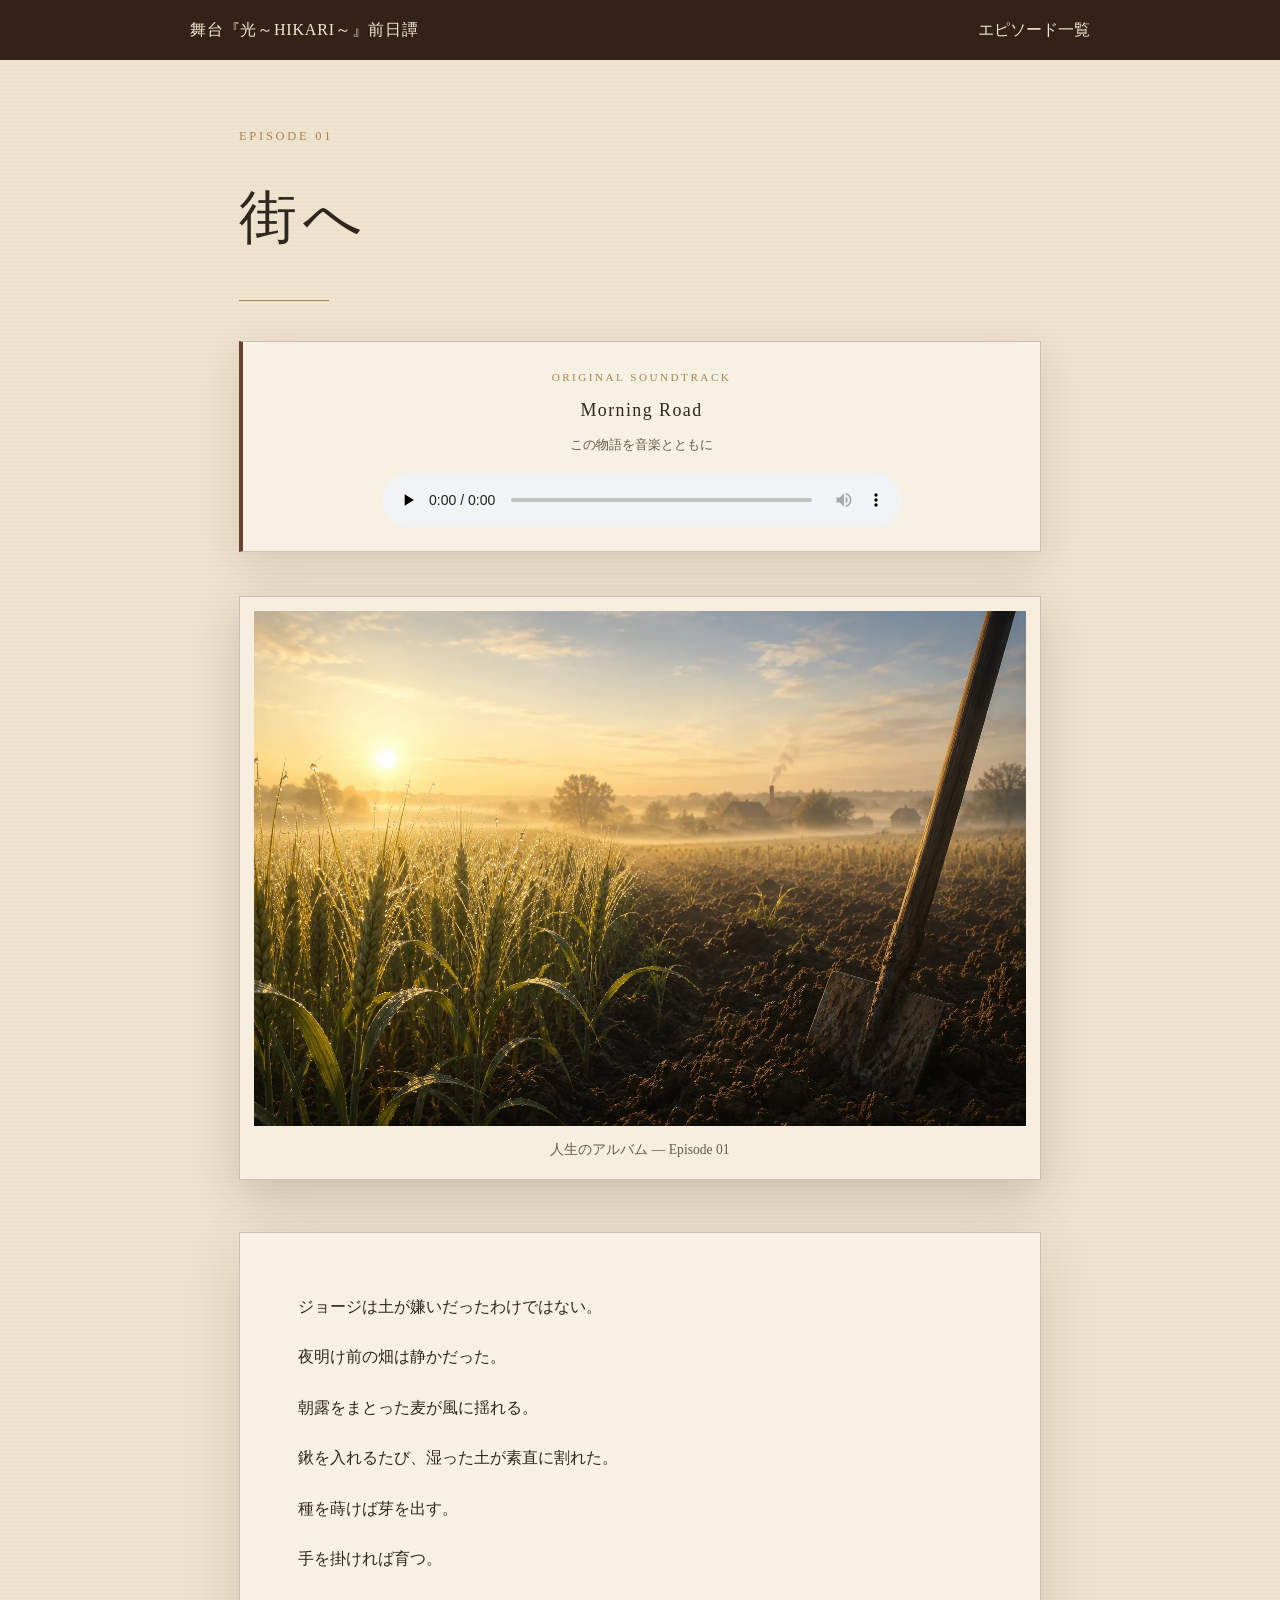
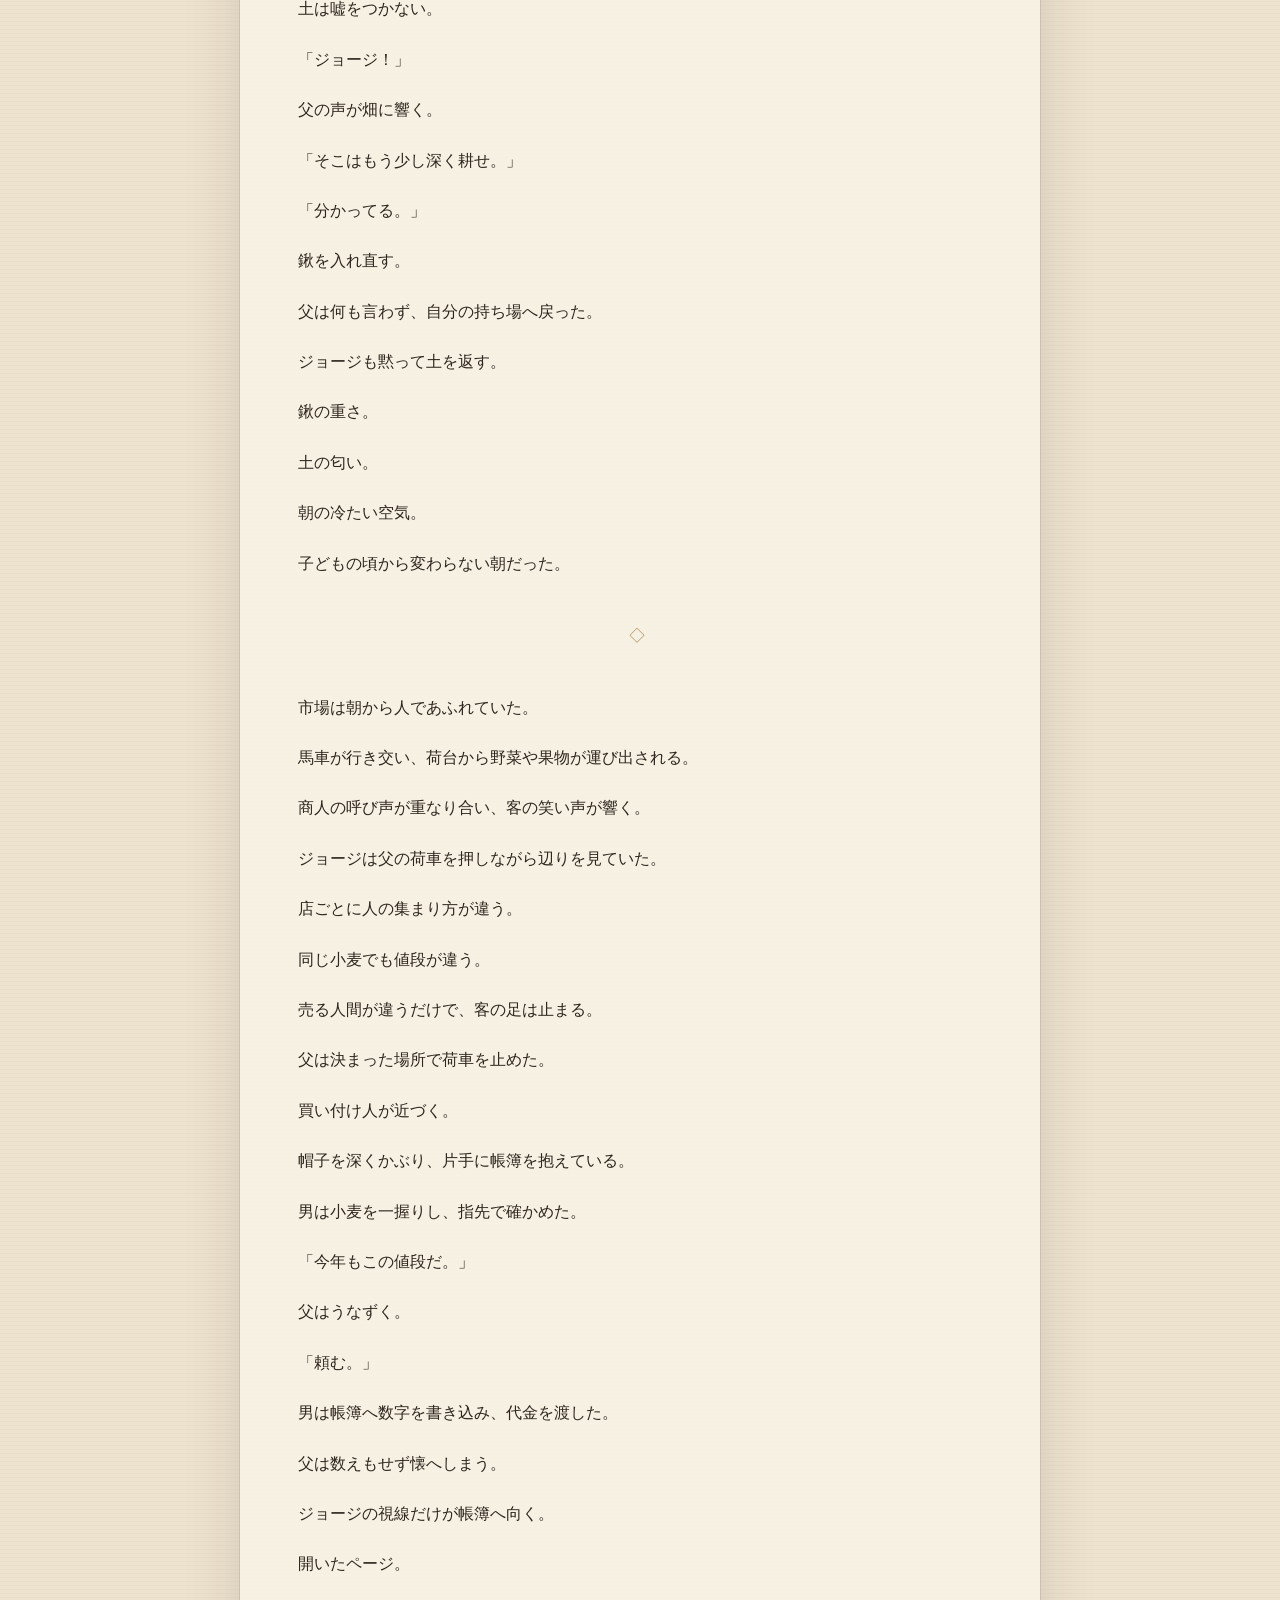
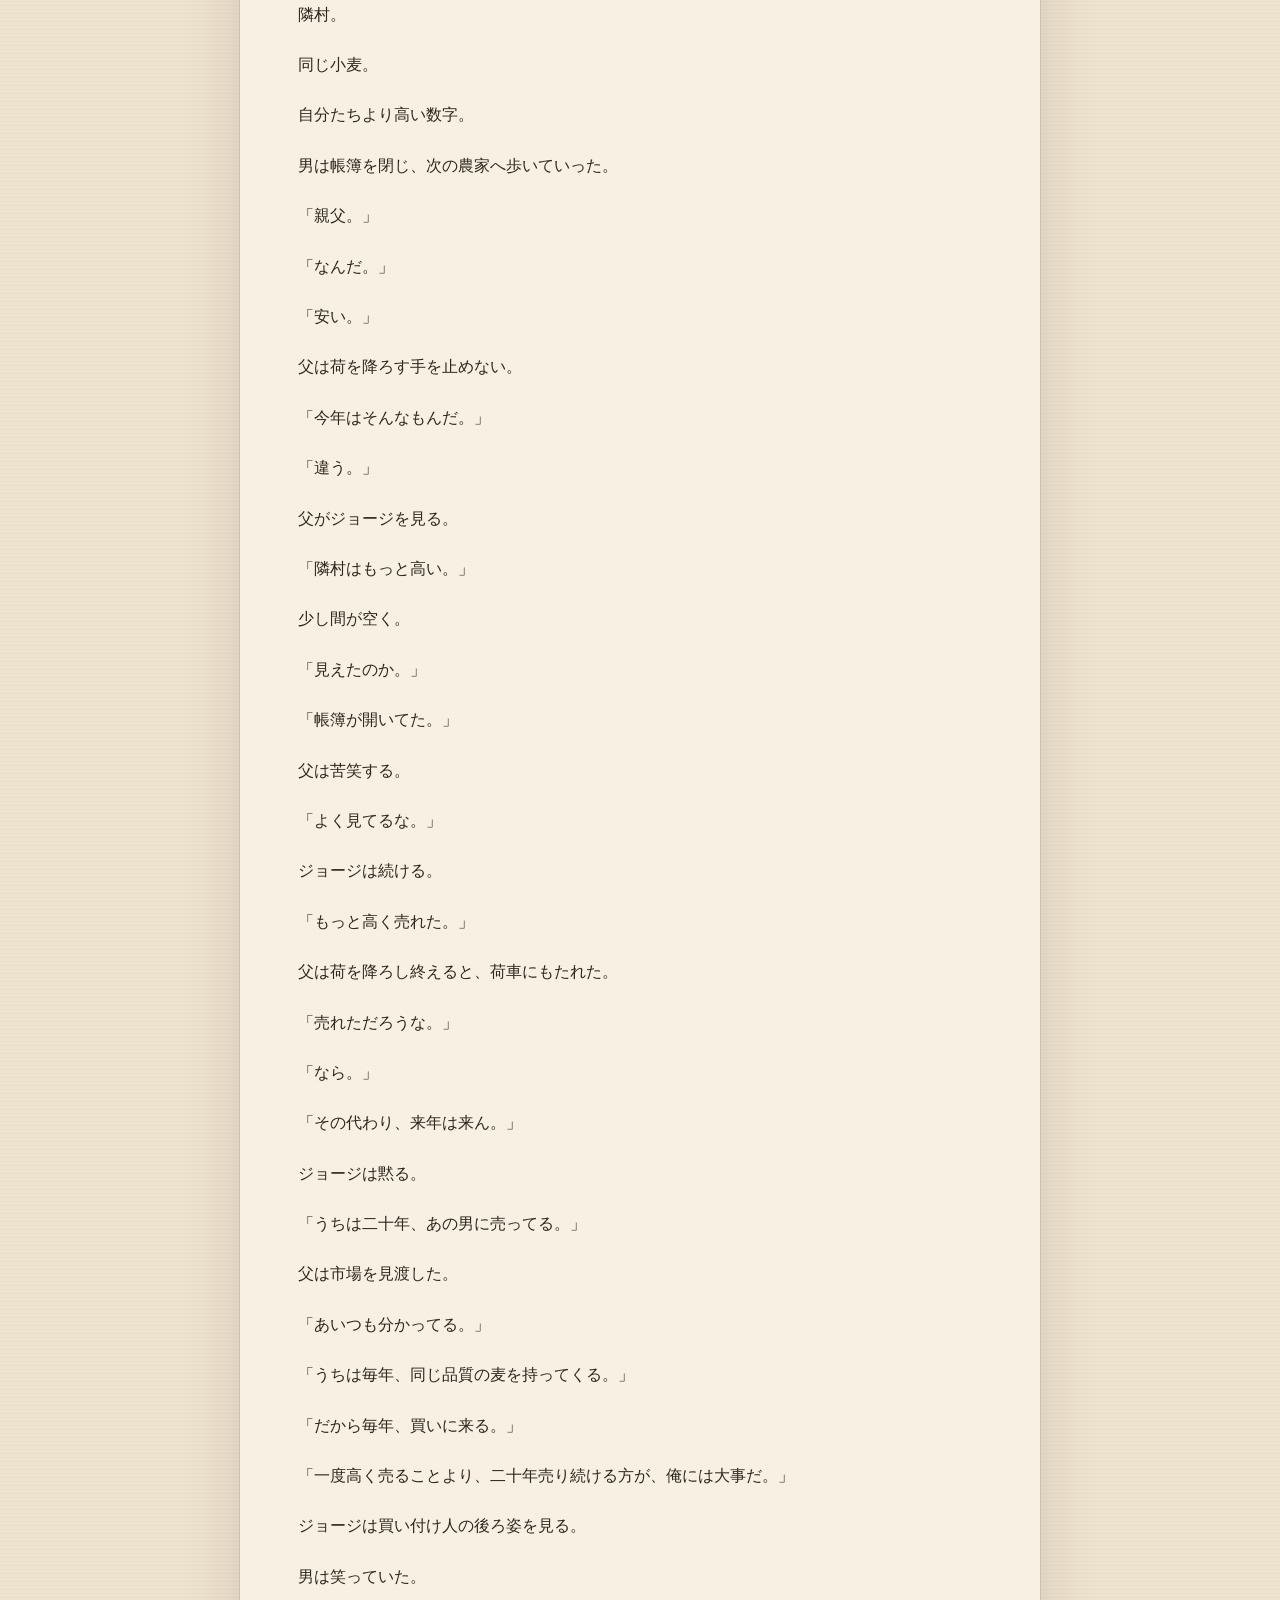
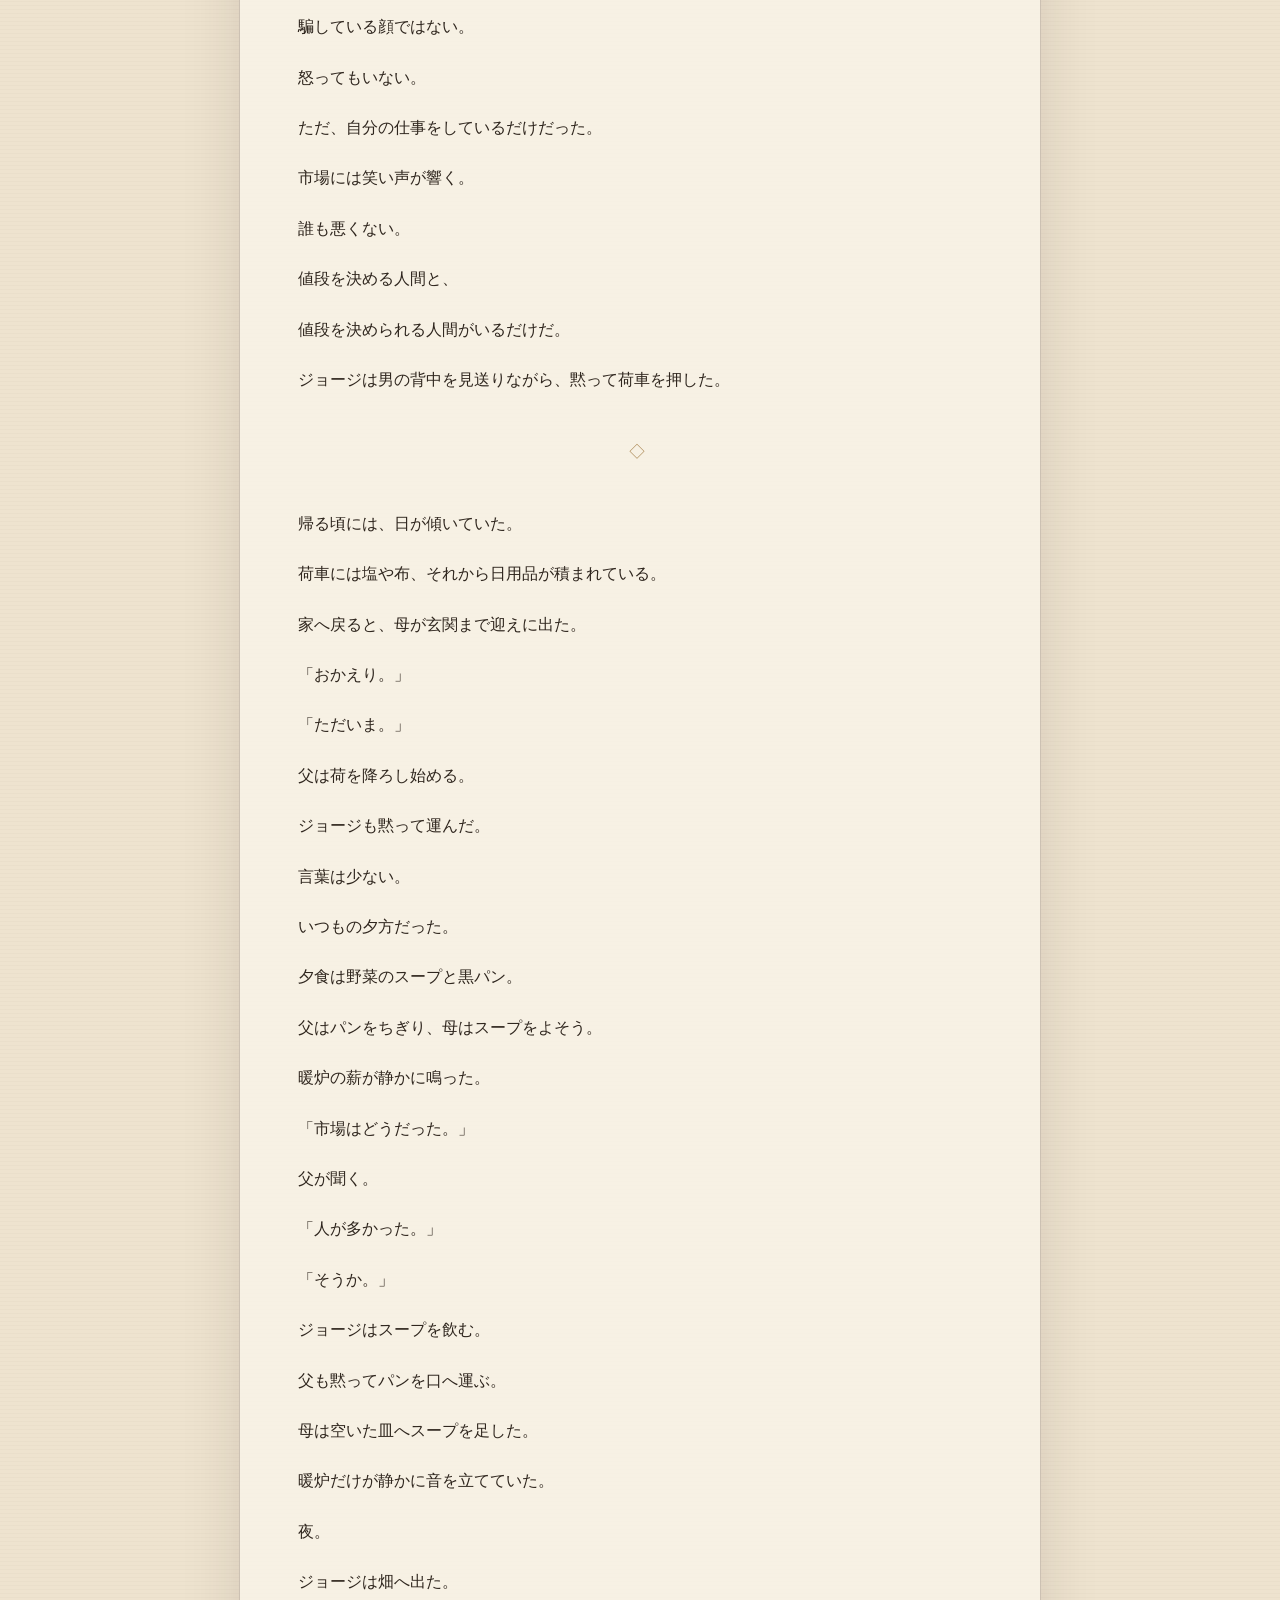
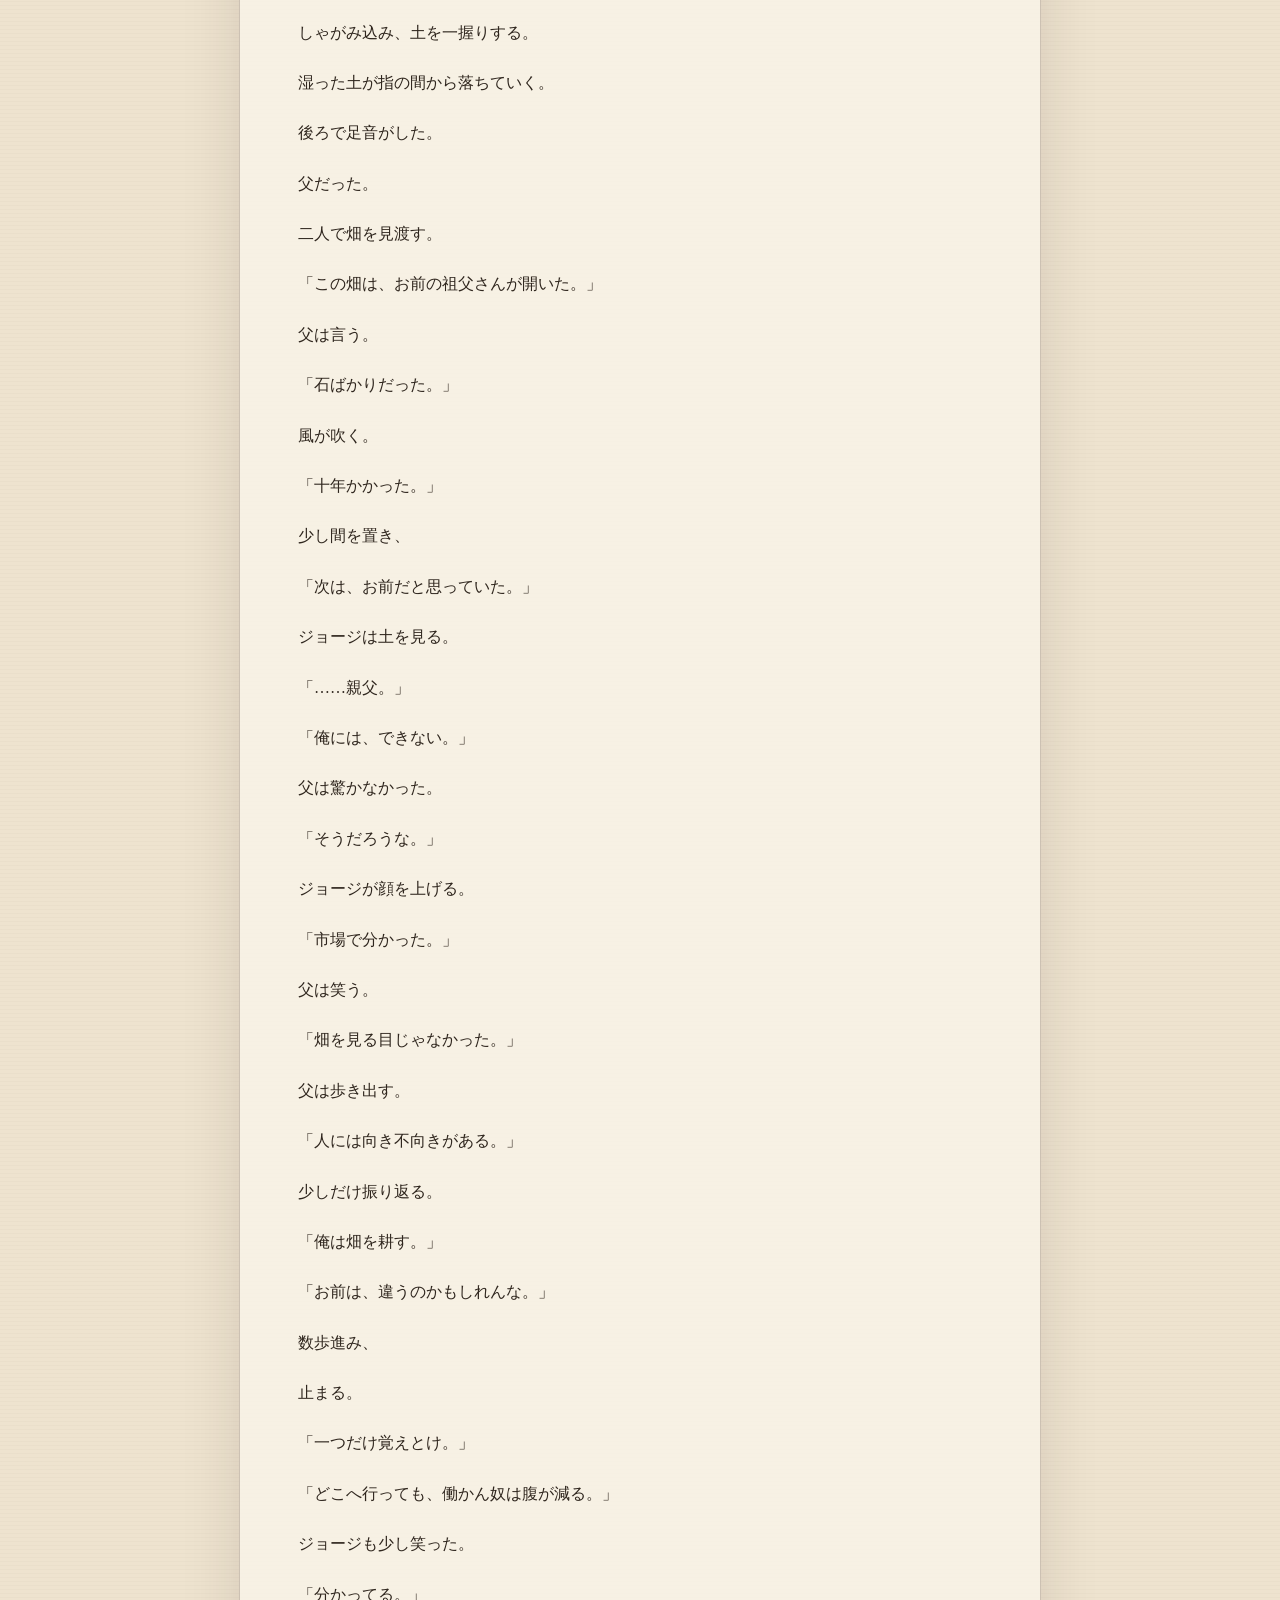
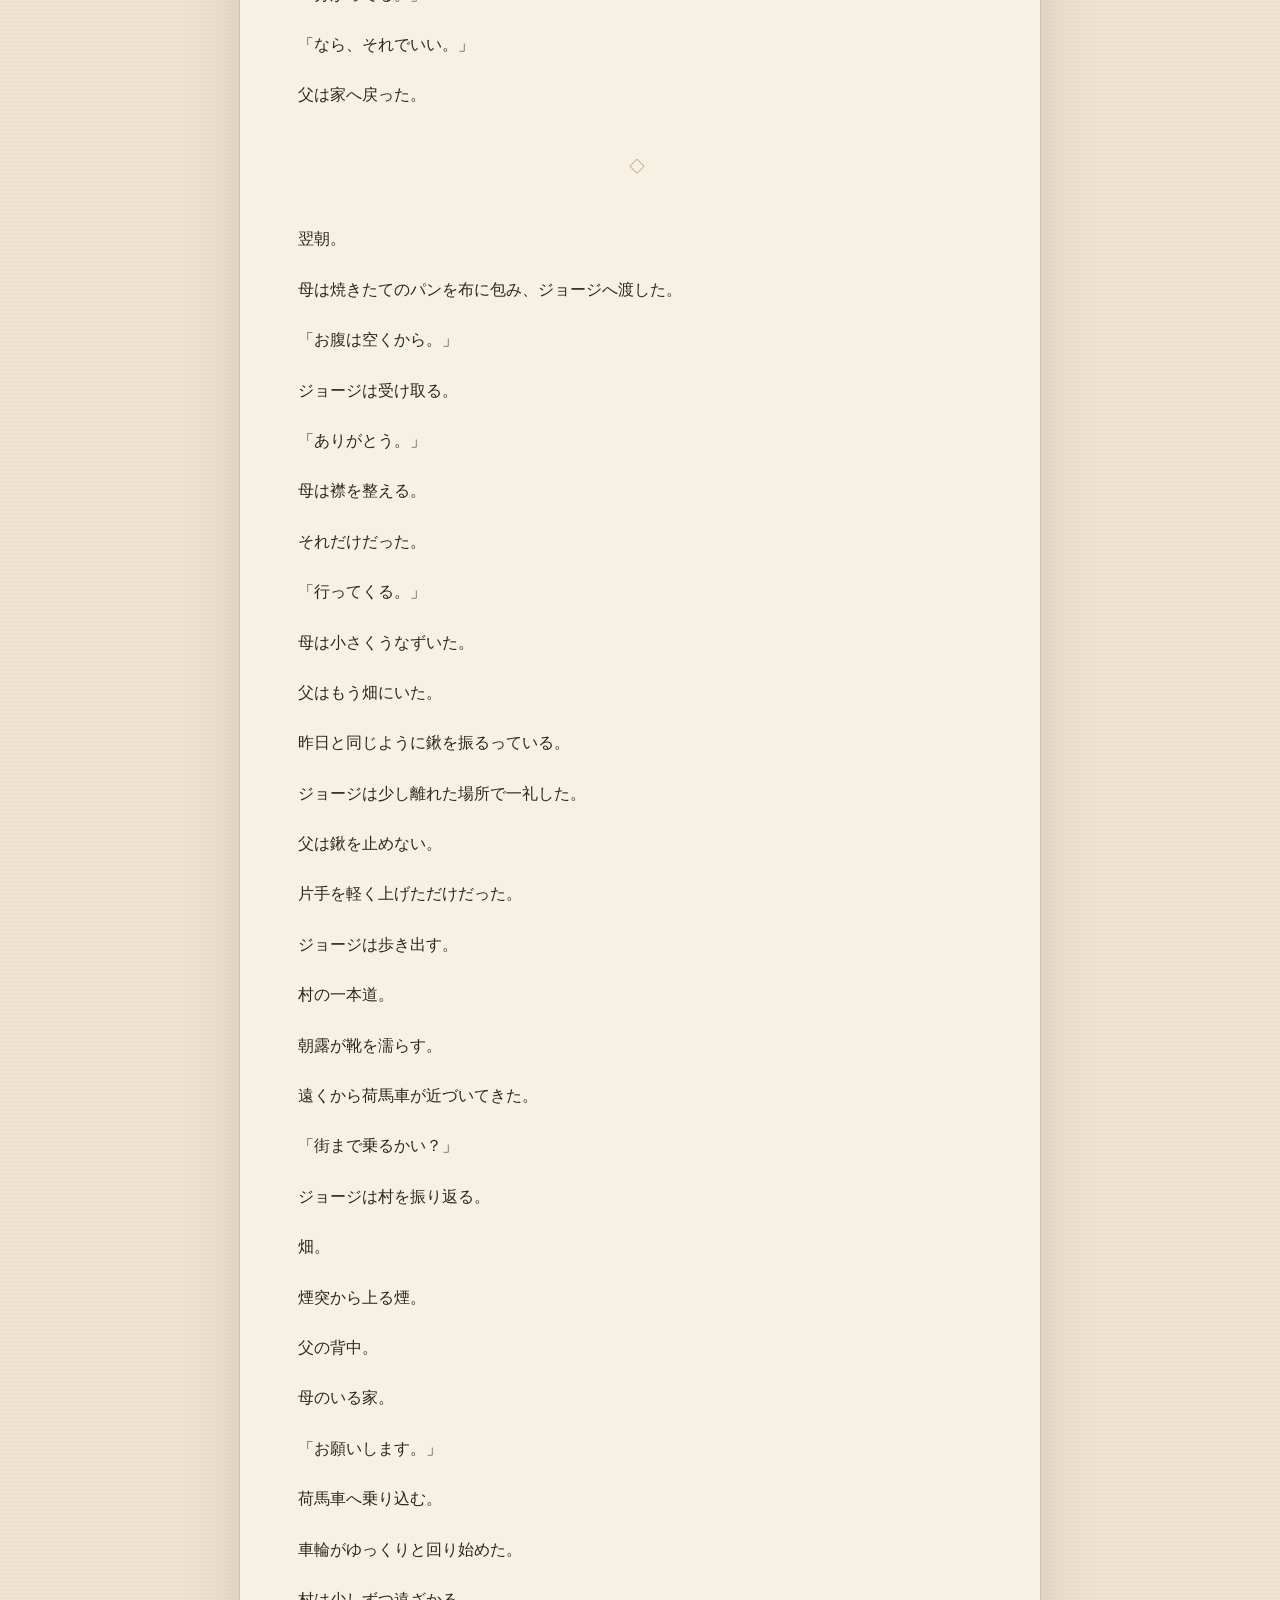
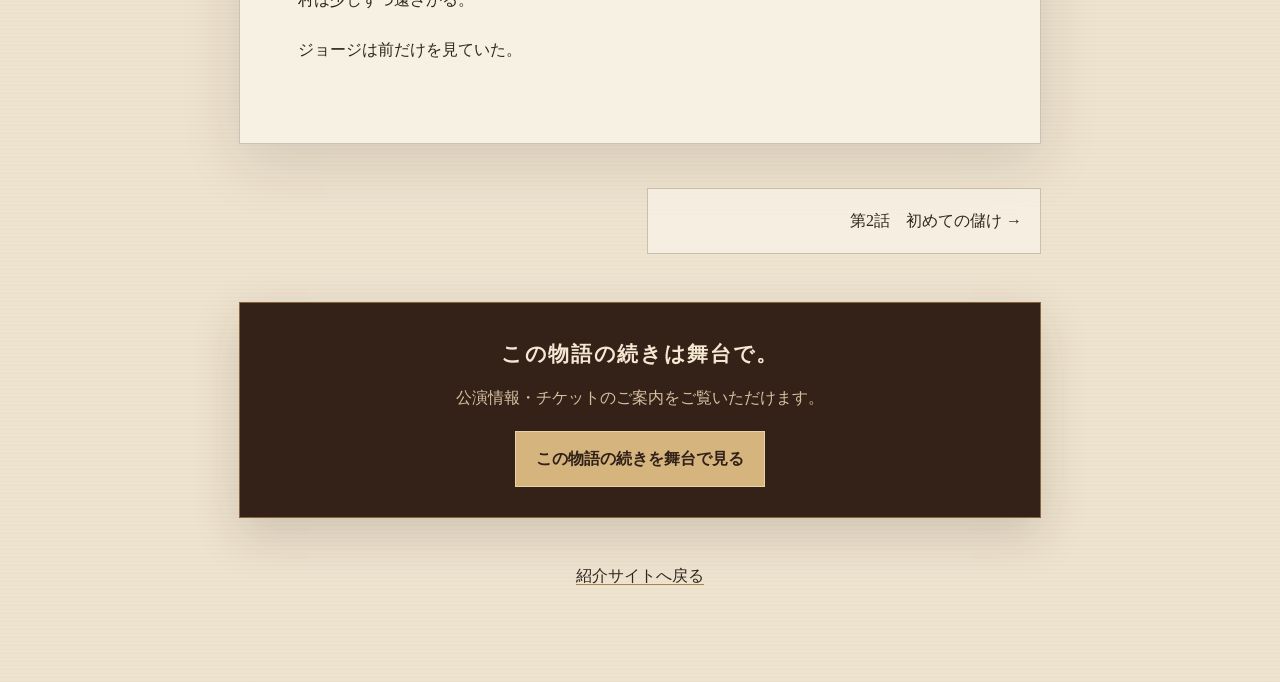
<file: episodes/episode-01.html>
<!doctype html><html lang="ja"><head>
<!-- Google tag (gtag.js) -->
<script async src="https://www.googletagmanager.com/gtag/js?id=G-8DNPQG0FT4"></script>
<script>
  window.dataLayer = window.dataLayer || [];
  function gtag(){dataLayer.push(arguments);}
  gtag('js', new Date());
  gtag('config', 'G-8DNPQG0FT4');
</script>
<!-- End Google tag --><meta charset="utf-8"><meta name="viewport" content="width=device-width,initial-scale=1"><title>第1話 街へ｜舞台『光～HIKARI～』前日譚</title><link rel="stylesheet" href="../assets/episode.css"><meta name="description" content="舞台「光～HIKARI～」前日譚 第1話「街へ」。若き日のジョージ・ミラーの物語。"><meta name="theme-color" content="#3e291e"><meta property="og:type" content="article"><meta property="og:site_name" content="舞台『光～HIKARI～』前日譚"><meta property="og:locale" content="ja_JP"><meta property="og:title" content="第1話 街へ｜舞台『光～HIKARI～』前日譚"><meta property="og:description" content="舞台「光～HIKARI～」前日譚 第1話「街へ」。若き日のジョージ・ミラーの物語。"><meta property="og:image" content="../assets/episode-01.jpg"><meta name="twitter:card" content="summary_large_image"><link rel="icon" href="../assets/favicon.svg" type="image/svg+xml"></head><body><header class="top"><div class="top-inner"><a href="../index.html">舞台『光～HIKARI～』前日譚</a><a href="../index.html#episodes">エピソード一覧</a></div></header><main class="wrap"><div class="kicker">EPISODE 01</div><h1 class="title">街へ</h1><div class="rule"></div><section class="episode-music" aria-label="このエピソードのBGM"><p class="music-label">ORIGINAL SOUNDTRACK</p><p class="music-title">Morning Road</p><p class="music-note">この物語を音楽とともに</p><audio controls preload="none"><source src="../assets/music/episode-01.mp3" type="audio/mpeg">お使いのブラウザでは音声を再生できません。</audio></section><figure class="album"><img src="../assets/episode-01.webp" alt="第1話 街へのアルバム画像"><figcaption>人生のアルバム — Episode 01</figcaption></figure><article class="story"><p>ジョージは土が嫌いだったわけではない。</p><p>夜明け前の畑は静かだった。</p><p>朝露をまとった麦が風に揺れる。</p><p>鍬を入れるたび、湿った土が素直に割れた。</p><p>種を蒔けば芽を出す。</p><p>手を掛ければ育つ。</p><p>土は嘘をつかない。</p><p>「ジョージ！」</p><p>父の声が畑に響く。</p><p>「そこはもう少し深く耕せ。」</p><p>「分かってる。」</p><p>鍬を入れ直す。</p><p>父は何も言わず、自分の持ち場へ戻った。</p><p>ジョージも黙って土を返す。</p><p>鍬の重さ。</p><p>土の匂い。</p><p>朝の冷たい空気。</p><p>子どもの頃から変わらない朝だった。</p><div class="divider">◇</div><p>市場は朝から人であふれていた。</p><p>馬車が行き交い、荷台から野菜や果物が運び出される。</p><p>商人の呼び声が重なり合い、客の笑い声が響く。</p><p>ジョージは父の荷車を押しながら辺りを見ていた。</p><p>店ごとに人の集まり方が違う。</p><p>同じ小麦でも値段が違う。</p><p>売る人間が違うだけで、客の足は止まる。</p><p>父は決まった場所で荷車を止めた。</p><p>買い付け人が近づく。</p><p>帽子を深くかぶり、片手に帳簿を抱えている。</p><p>男は小麦を一握りし、指先で確かめた。</p><p>「今年もこの値段だ。」</p><p>父はうなずく。</p><p>「頼む。」</p><p>男は帳簿へ数字を書き込み、代金を渡した。</p><p>父は数えもせず懐へしまう。</p><p>ジョージの視線だけが帳簿へ向く。</p><p>開いたページ。</p><p>隣村。</p><p>同じ小麦。</p><p>自分たちより高い数字。</p><p>男は帳簿を閉じ、次の農家へ歩いていった。</p><p>「親父。」</p><p>「なんだ。」</p><p>「安い。」</p><p>父は荷を降ろす手を止めない。</p><p>「今年はそんなもんだ。」</p><p>「違う。」</p><p>父がジョージを見る。</p><p>「隣村はもっと高い。」</p><p>少し間が空く。</p><p>「見えたのか。」</p><p>「帳簿が開いてた。」</p><p>父は苦笑する。</p><p>「よく見てるな。」</p><p>ジョージは続ける。</p><p>「もっと高く売れた。」</p><p>父は荷を降ろし終えると、荷車にもたれた。</p><p>「売れただろうな。」</p><p>「なら。」</p><p>「その代わり、来年は来ん。」</p><p>ジョージは黙る。</p><p>「うちは二十年、あの男に売ってる。」</p><p>父は市場を見渡した。</p><p>「あいつも分かってる。」</p><p>「うちは毎年、同じ品質の麦を持ってくる。」</p><p>「だから毎年、買いに来る。」</p><p>「一度高く売ることより、二十年売り続ける方が、俺には大事だ。」</p><p>ジョージは買い付け人の後ろ姿を見る。</p><p>男は笑っていた。</p><p>騙している顔ではない。</p><p>怒ってもいない。</p><p>ただ、自分の仕事をしているだけだった。</p><p>市場には笑い声が響く。</p><p>誰も悪くない。</p><p>値段を決める人間と、</p><p>値段を決められる人間がいるだけだ。</p><p>ジョージは男の背中を見送りながら、黙って荷車を押した。</p><div class="divider">◇</div><p>帰る頃には、日が傾いていた。</p><p>荷車には塩や布、それから日用品が積まれている。</p><p>家へ戻ると、母が玄関まで迎えに出た。</p><p>「おかえり。」</p><p>「ただいま。」</p><p>父は荷を降ろし始める。</p><p>ジョージも黙って運んだ。</p><p>言葉は少ない。</p><p>いつもの夕方だった。</p><p>夕食は野菜のスープと黒パン。</p><p>父はパンをちぎり、母はスープをよそう。</p><p>暖炉の薪が静かに鳴った。</p><p>「市場はどうだった。」</p><p>父が聞く。</p><p>「人が多かった。」</p><p>「そうか。」</p><p>ジョージはスープを飲む。</p><p>父も黙ってパンを口へ運ぶ。</p><p>母は空いた皿へスープを足した。</p><p>暖炉だけが静かに音を立てていた。</p><p>夜。</p><p>ジョージは畑へ出た。</p><p>しゃがみ込み、土を一握りする。</p><p>湿った土が指の間から落ちていく。</p><p>後ろで足音がした。</p><p>父だった。</p><p>二人で畑を見渡す。</p><p>「この畑は、お前の祖父さんが開いた。」</p><p>父は言う。</p><p>「石ばかりだった。」</p><p>風が吹く。</p><p>「十年かかった。」</p><p>少し間を置き、</p><p>「次は、お前だと思っていた。」</p><p>ジョージは土を見る。</p><p>「……親父。」</p><p>「俺には、できない。」</p><p>父は驚かなかった。</p><p>「そうだろうな。」</p><p>ジョージが顔を上げる。</p><p>「市場で分かった。」</p><p>父は笑う。</p><p>「畑を見る目じゃなかった。」</p><p>父は歩き出す。</p><p>「人には向き不向きがある。」</p><p>少しだけ振り返る。</p><p>「俺は畑を耕す。」</p><p>「お前は、違うのかもしれんな。」</p><p>数歩進み、</p><p>止まる。</p><p>「一つだけ覚えとけ。」</p><p>「どこへ行っても、働かん奴は腹が減る。」</p><p>ジョージも少し笑った。</p><p>「分かってる。」</p><p>「なら、それでいい。」</p><p>父は家へ戻った。</p><div class="divider">◇</div><p>翌朝。</p><p>母は焼きたてのパンを布に包み、ジョージへ渡した。</p><p>「お腹は空くから。」</p><p>ジョージは受け取る。</p><p>「ありがとう。」</p><p>母は襟を整える。</p><p>それだけだった。</p><p>「行ってくる。」</p><p>母は小さくうなずいた。</p><p>父はもう畑にいた。</p><p>昨日と同じように鍬を振るっている。</p><p>ジョージは少し離れた場所で一礼した。</p><p>父は鍬を止めない。</p><p>片手を軽く上げただけだった。</p><p>ジョージは歩き出す。</p><p>村の一本道。</p><p>朝露が靴を濡らす。</p><p>遠くから荷馬車が近づいてきた。</p><p>「街まで乗るかい？」</p><p>ジョージは村を振り返る。</p><p>畑。</p><p>煙突から上る煙。</p><p>父の背中。</p><p>母のいる家。</p><p>「お願いします。」</p><p>荷馬車へ乗り込む。</p><p>車輪がゆっくりと回り始めた。</p><p>村は少しずつ遠ざかる。</p><p>ジョージは前だけを見ていた。</p></article><nav class="pager"><span></span><a class="next" href="episode-02.html">第2話　初めての儲け →</a></nav><aside class="stage-cta"><strong>この物語の続きは舞台で。</strong><p>公演情報・チケットのご案内をご覧いただけます。</p><a href="https://hikari202608.hp.peraichi.com" target="_blank" rel="noopener noreferrer">この物語の続きを舞台で見る</a></aside><div class="back"><a href="../index.html">紹介サイトへ戻る</a></div></main><!-- GA4 custom events -->
<script>
  document.querySelectorAll('a[href="https://hikari202608.hp.peraichi.com"]').forEach((link, index) => {
    link.addEventListener('click', () => {
      gtag('event', 'stage_lp_click', {
        link_url: link.href,
        link_text: link.textContent.trim(),
        link_position: index === 0 ? 'primary' : 'secondary'
      });
    });
  });

  document.querySelectorAll('audio').forEach((audio) => {
    let sent = false;
    audio.addEventListener('play', () => {
      if (sent) return;
      sent = true;
      const source = audio.querySelector('source');
      gtag('event', 'bgm_play', {
        audio_file: source ? source.getAttribute('src') : '',
        page_title: document.title
      });
    });
  });
</script>
<!-- End GA4 custom events -->
</body></html>
</file>
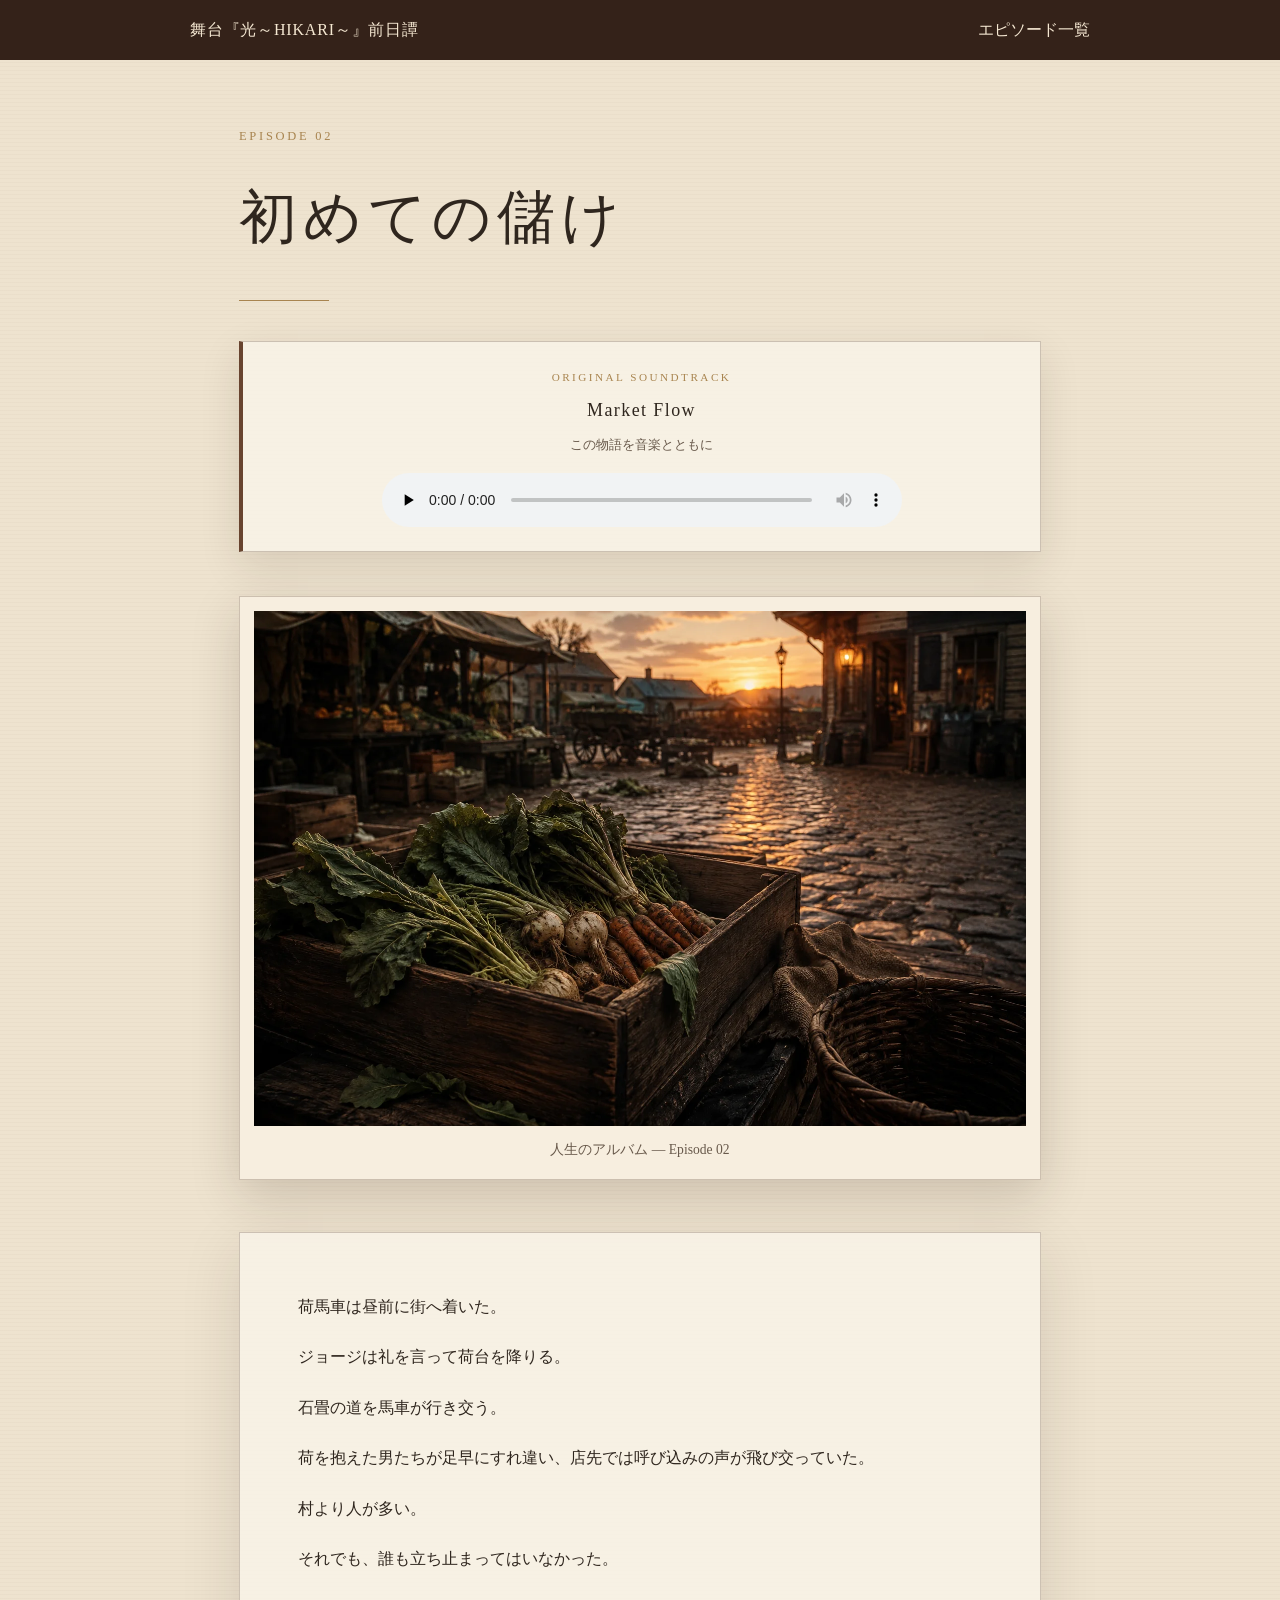
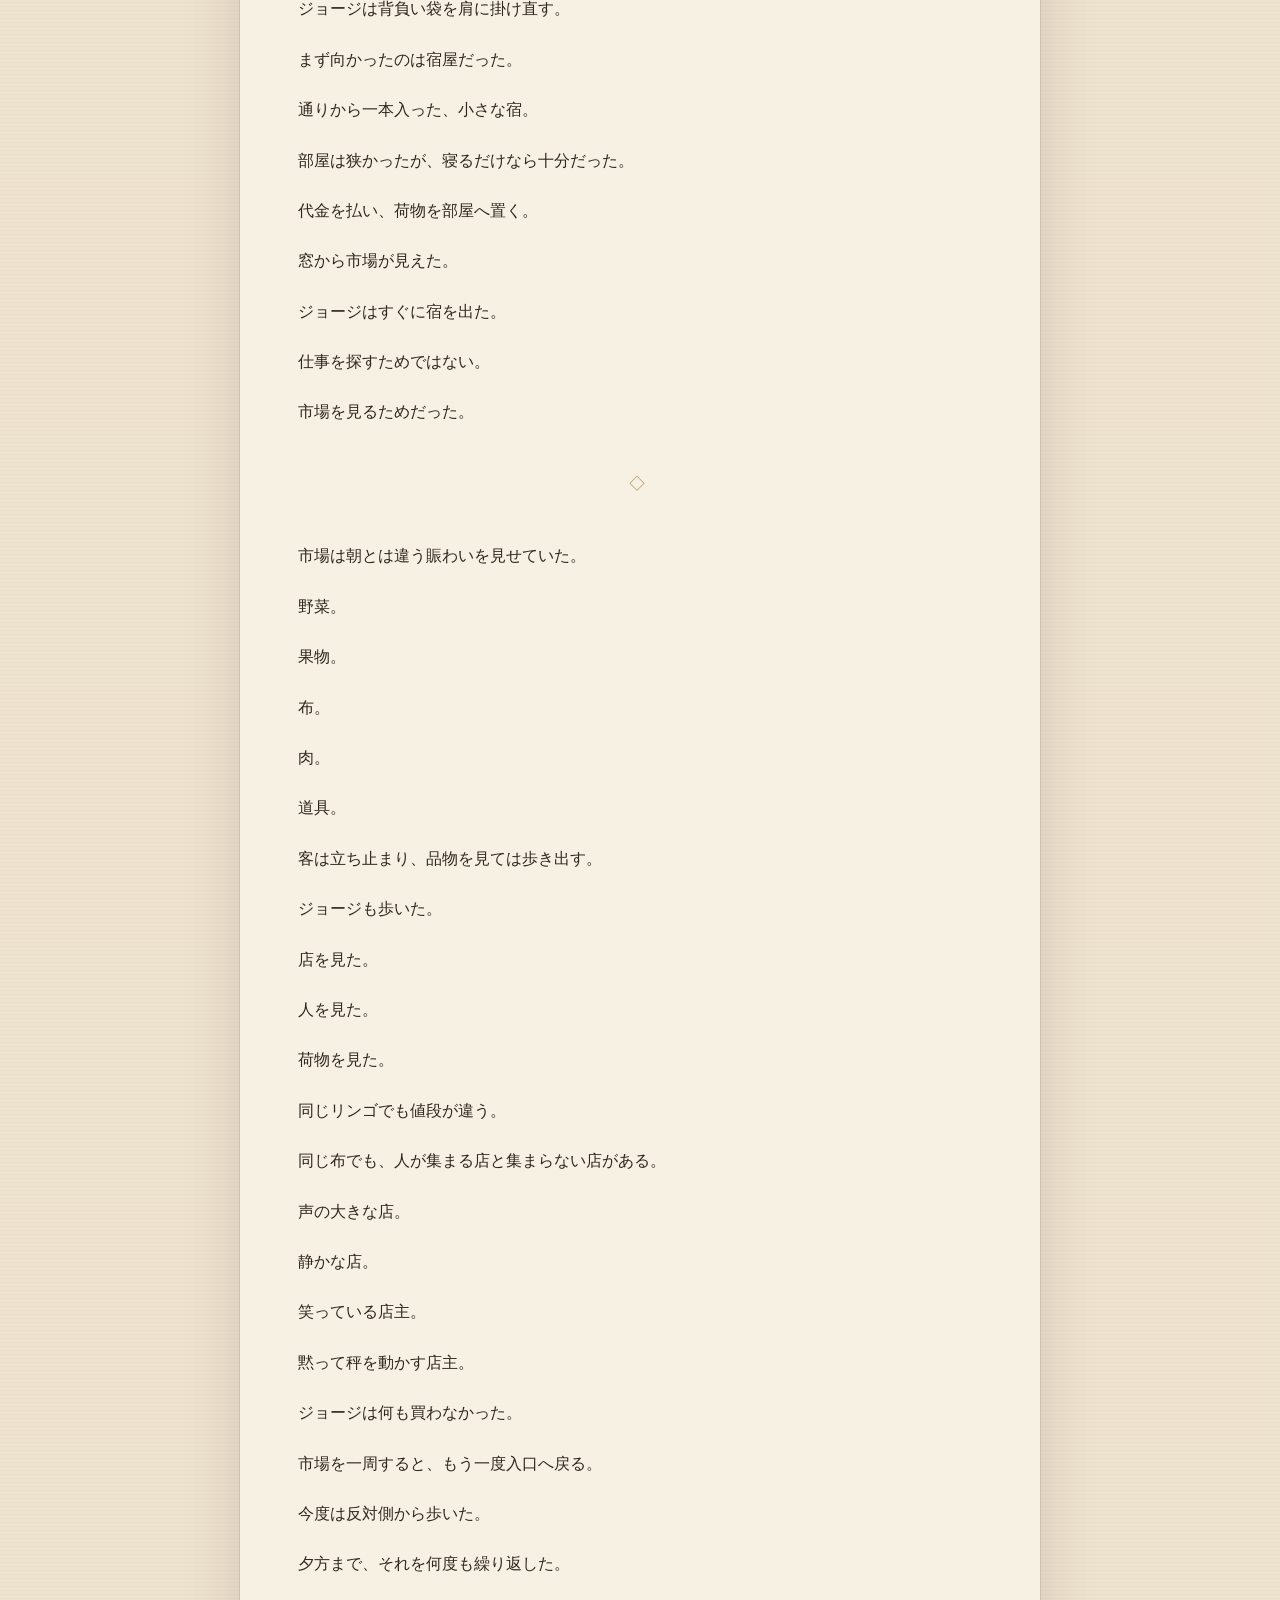
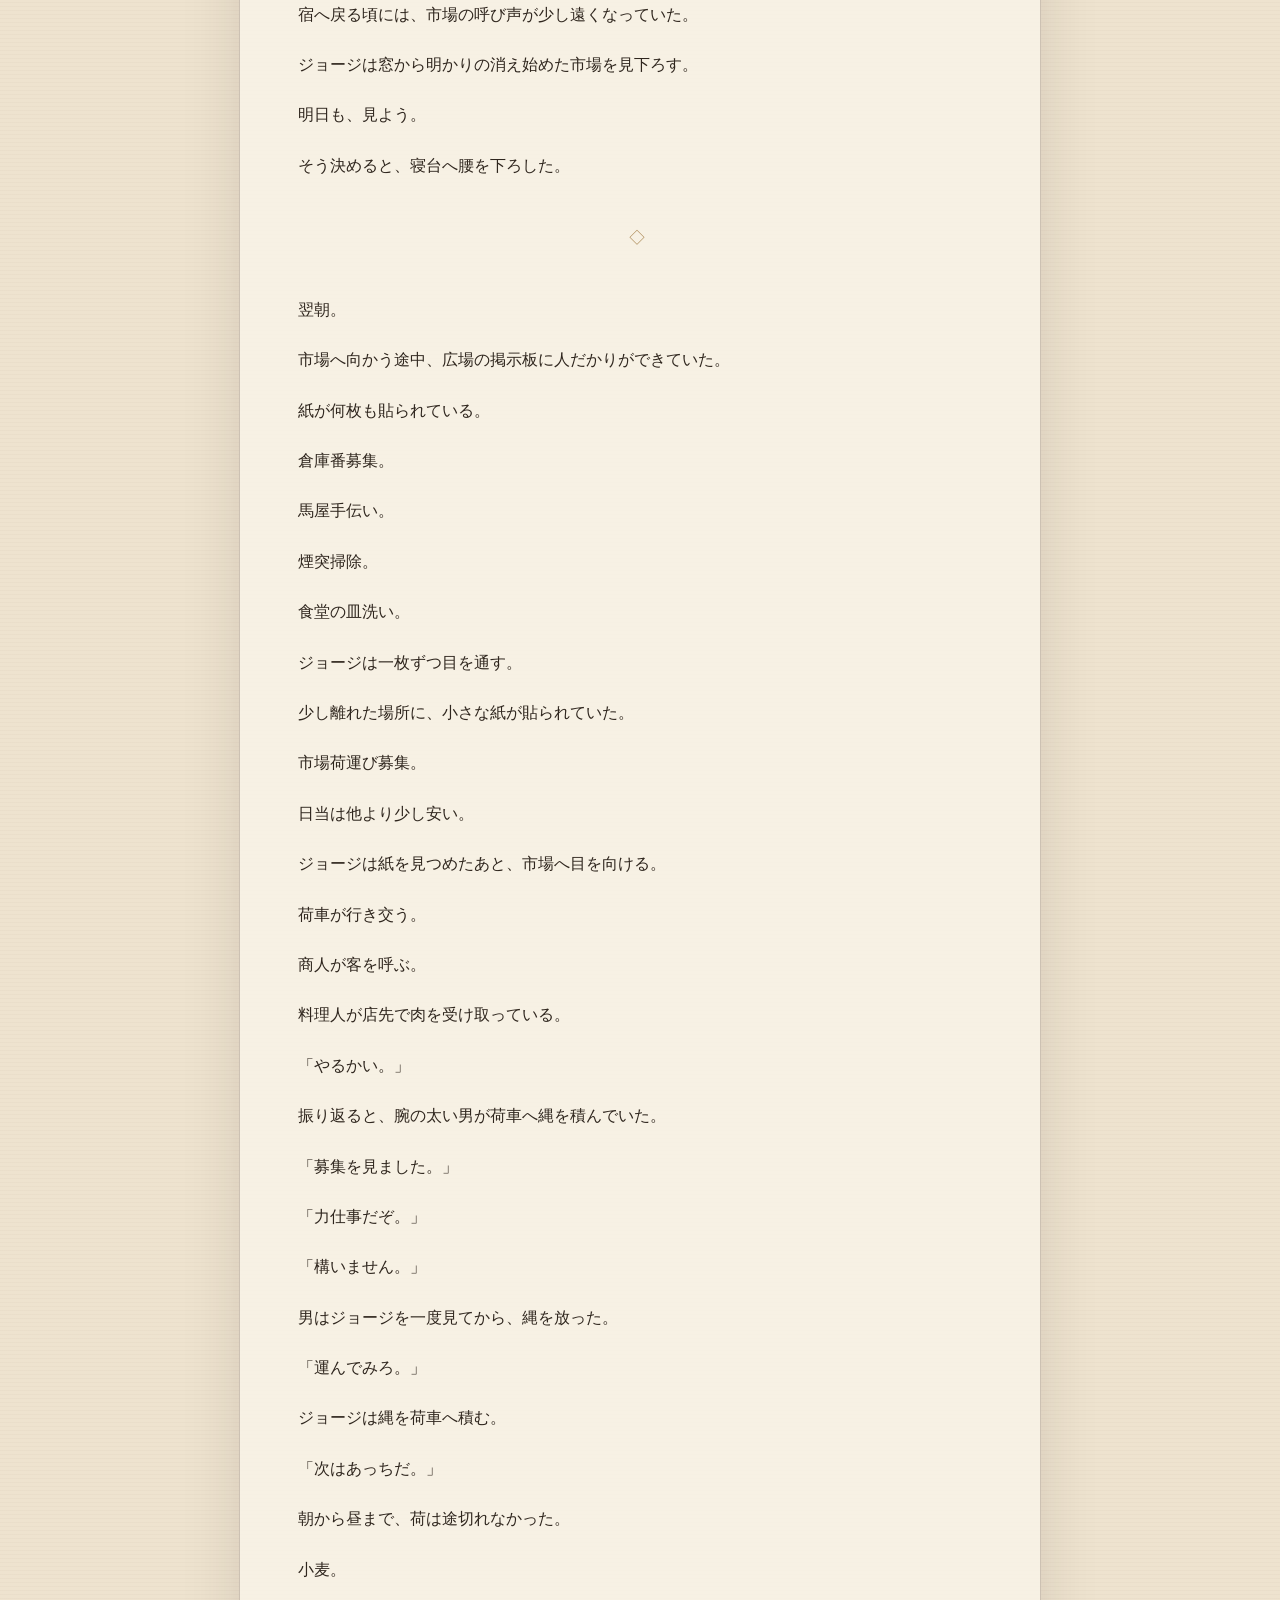
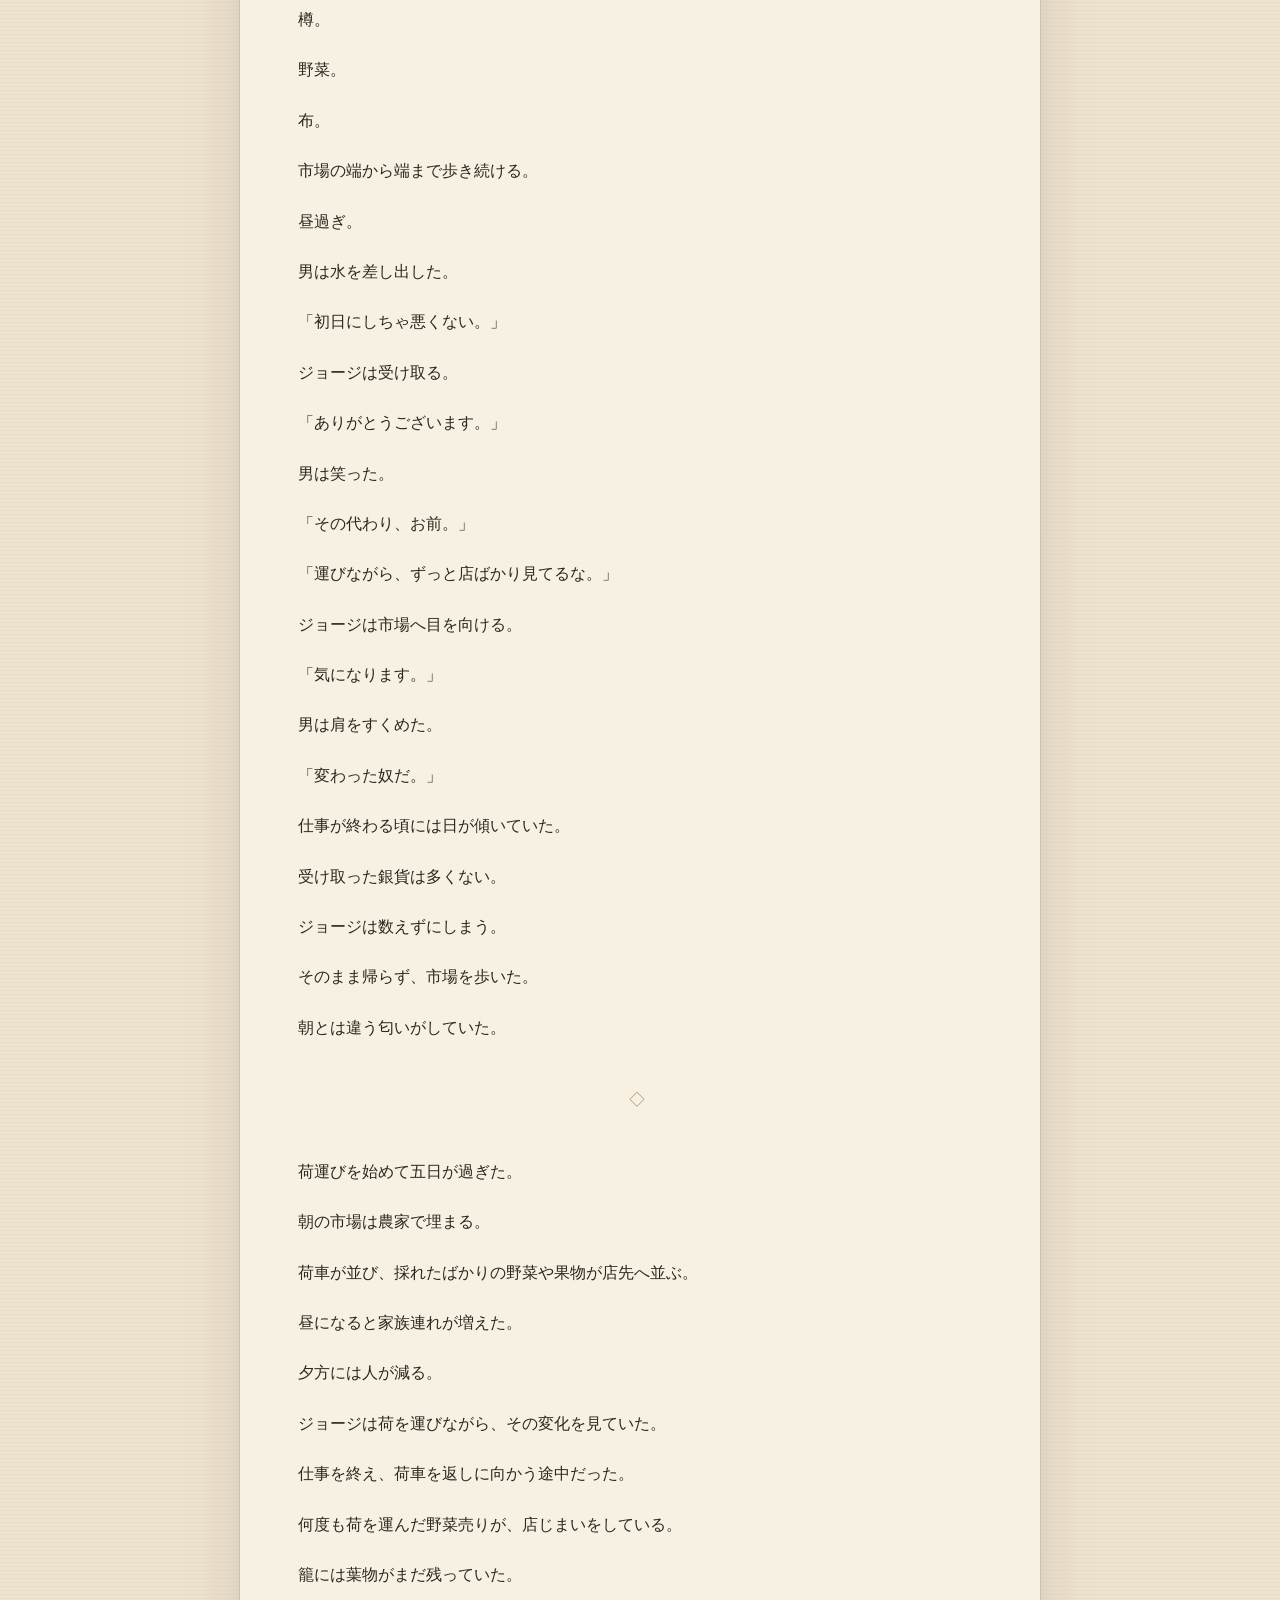
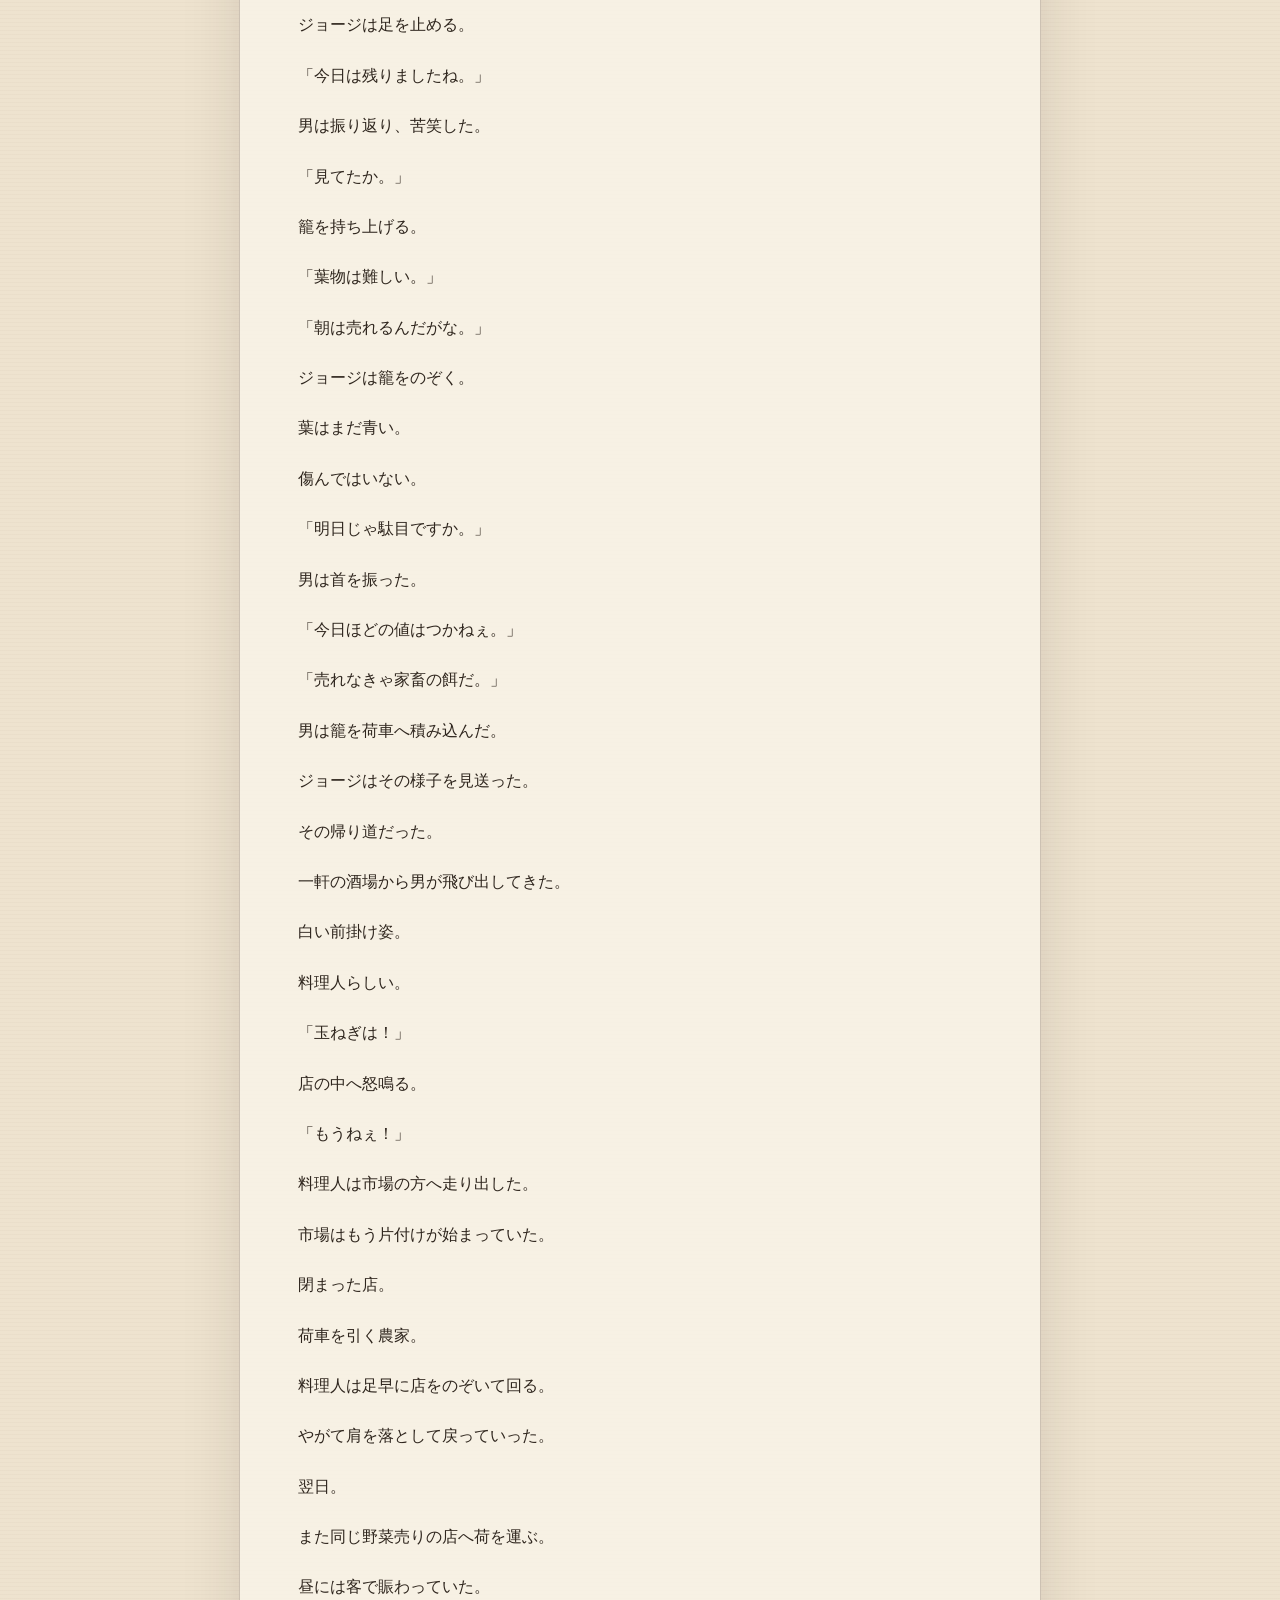
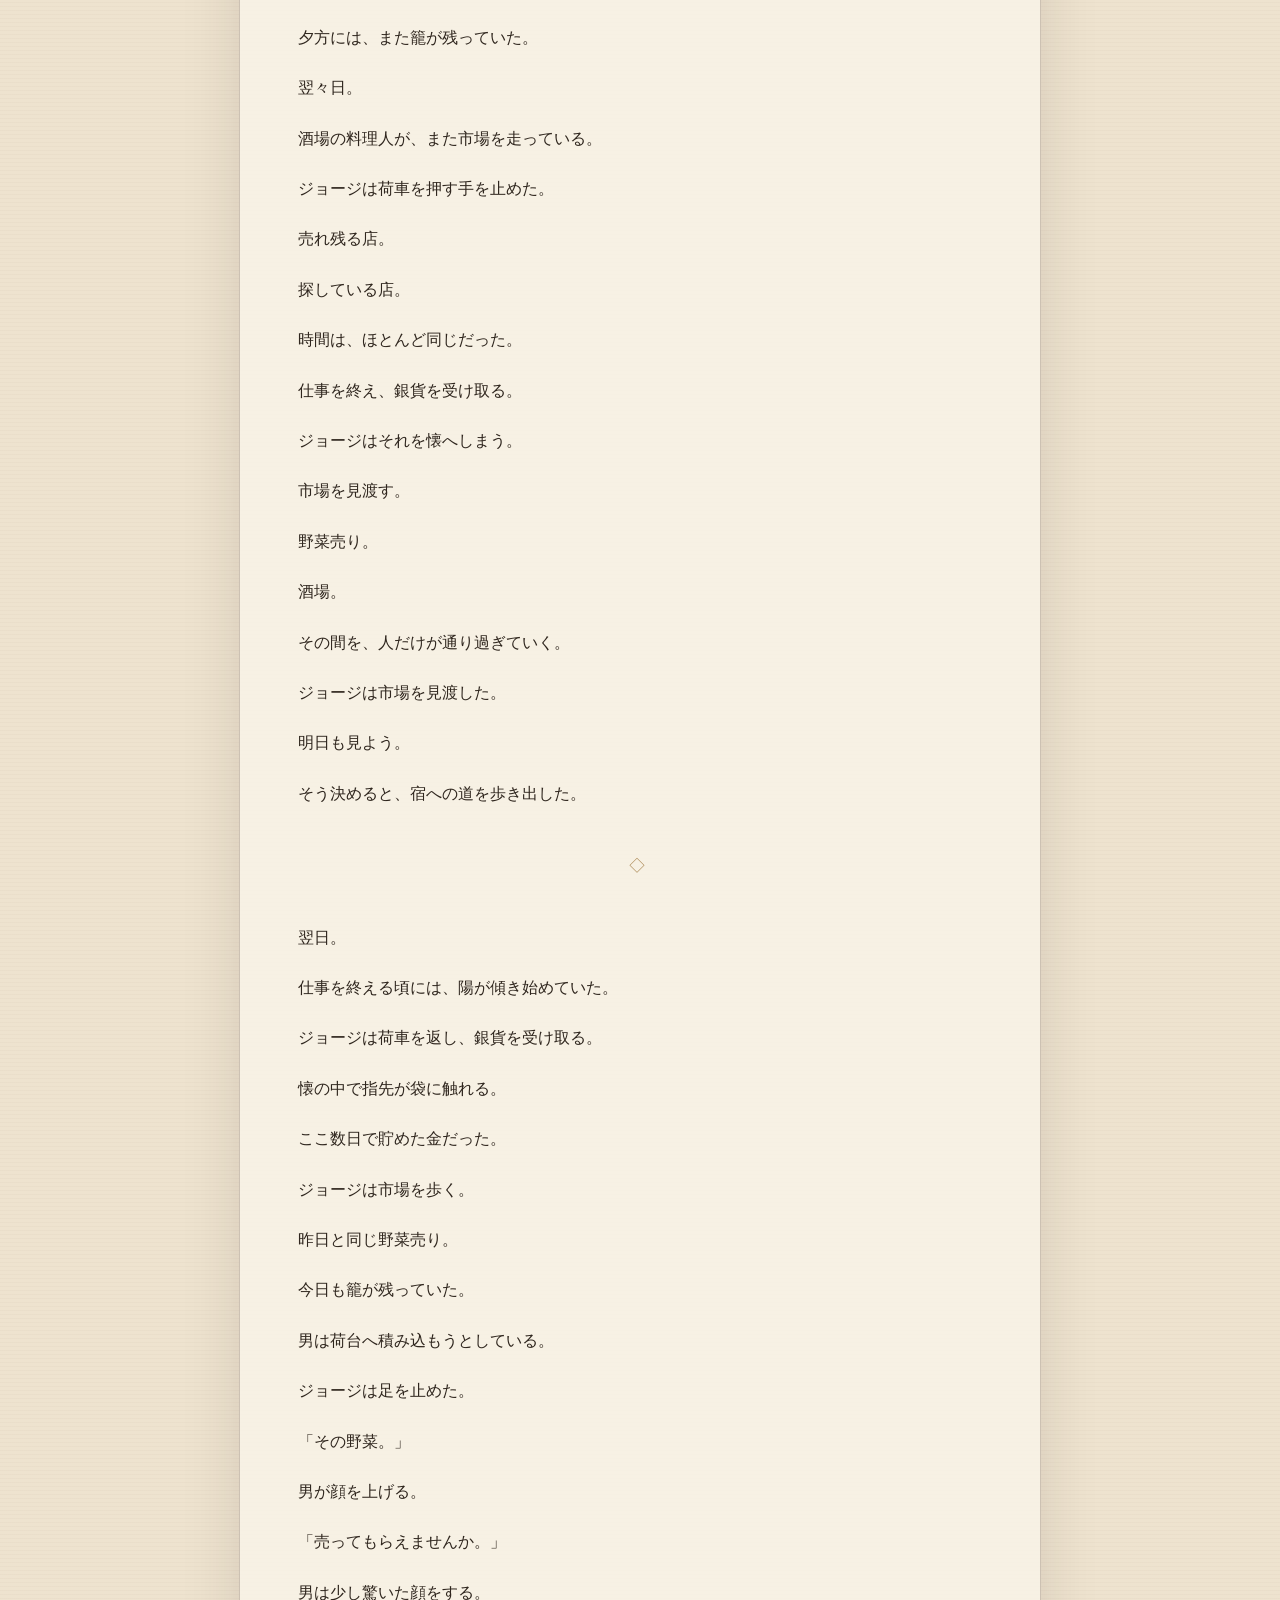
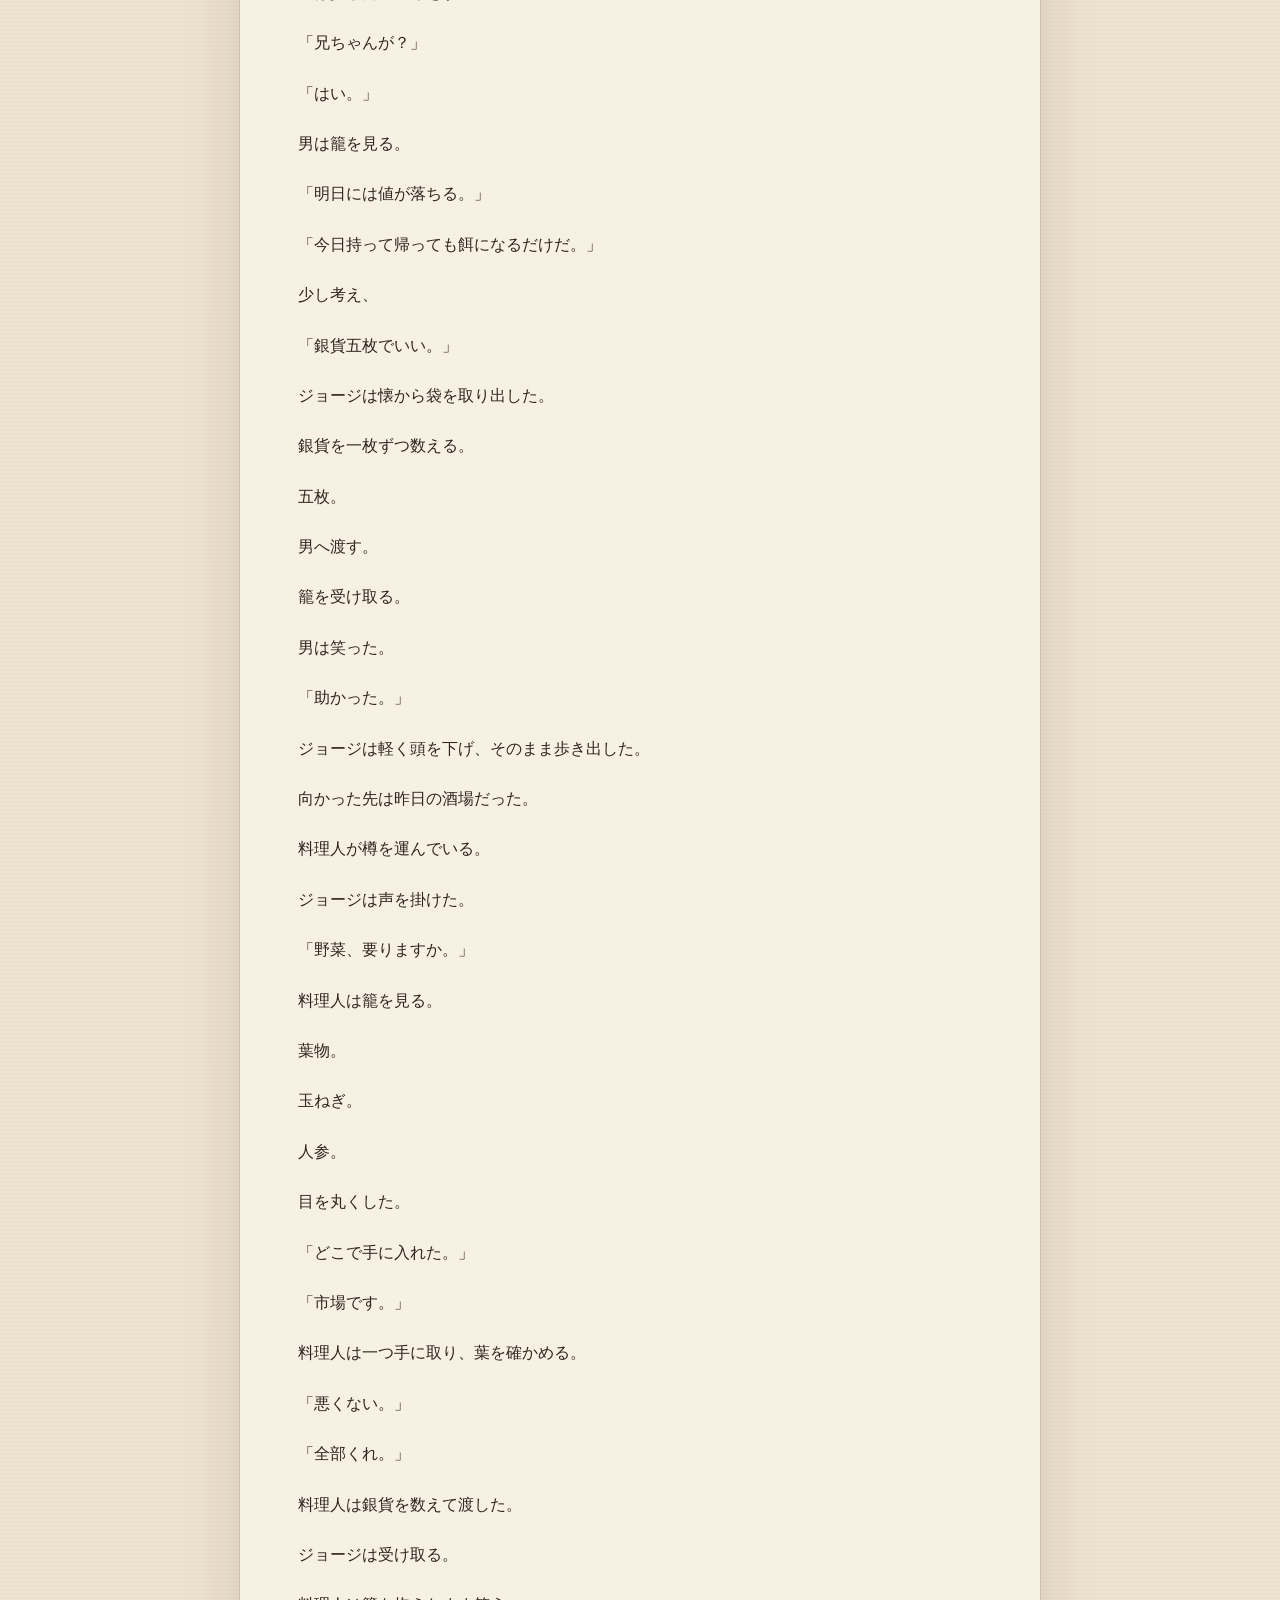
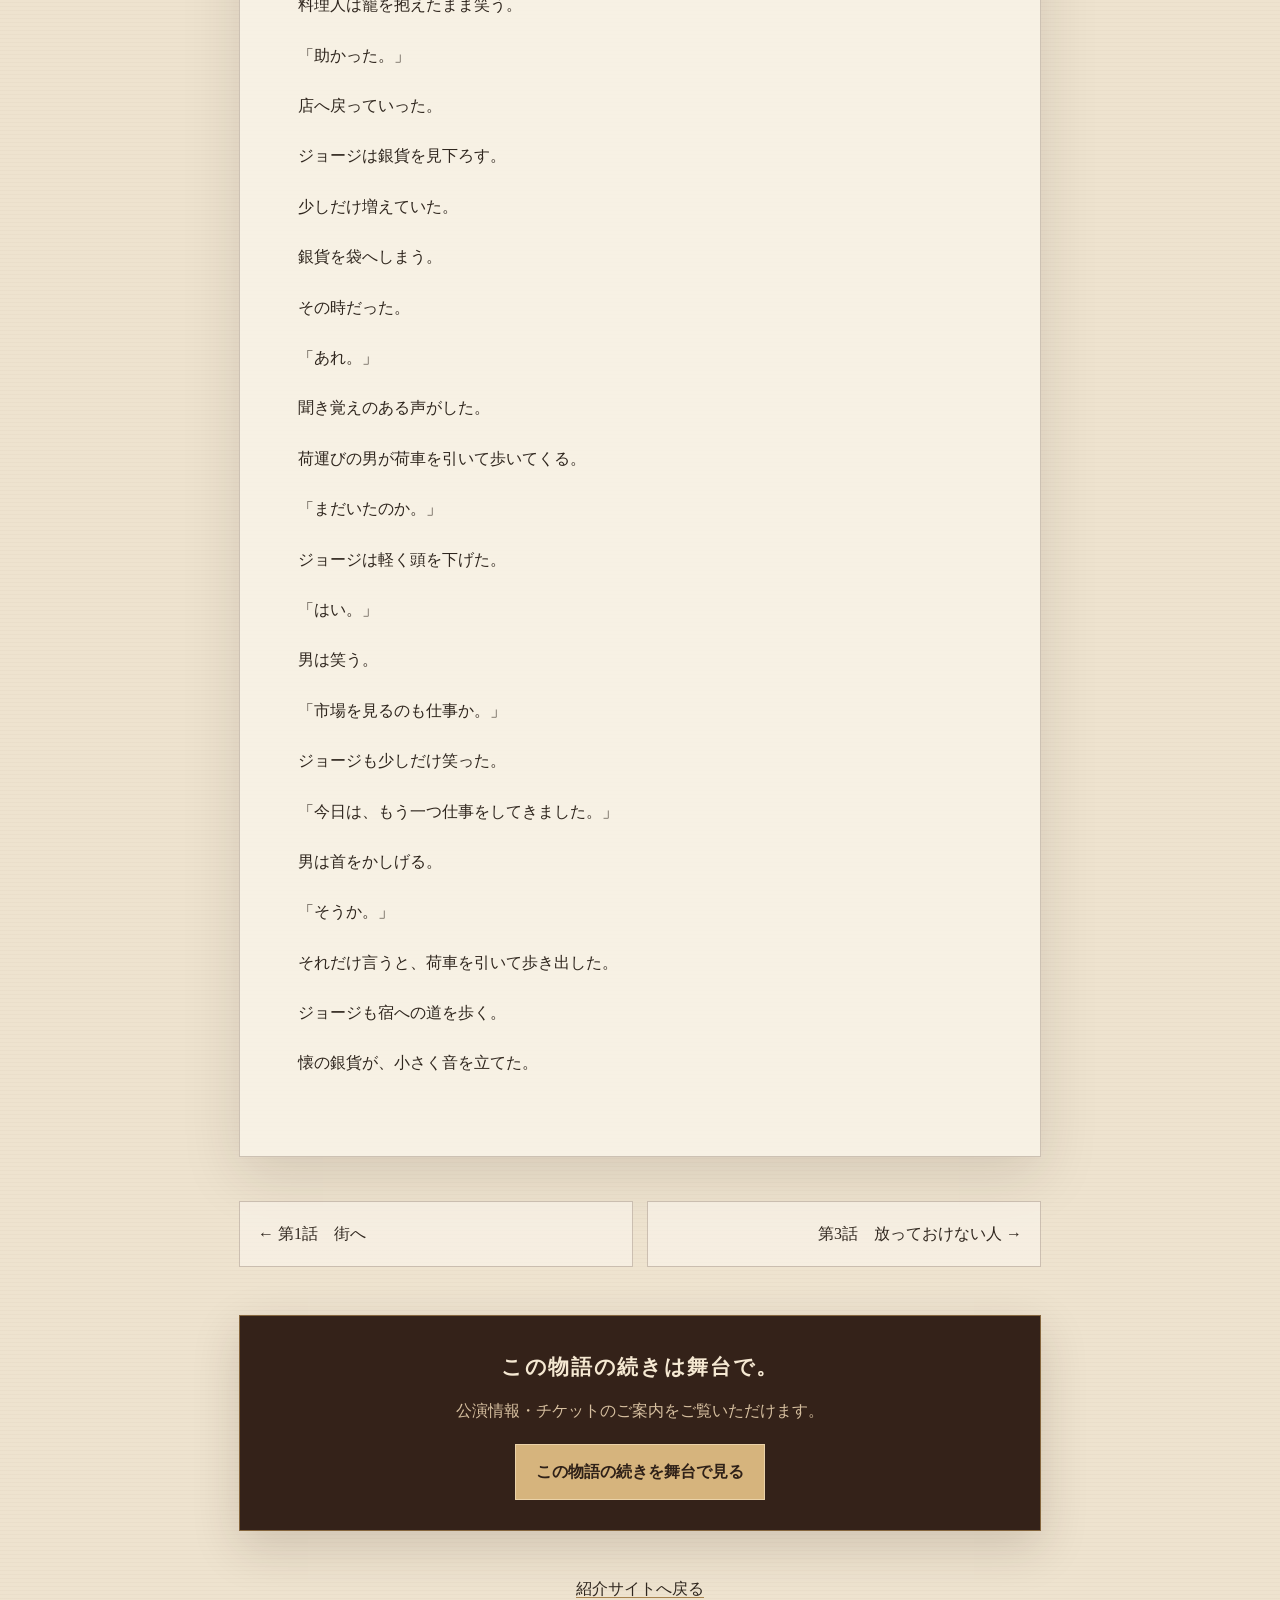
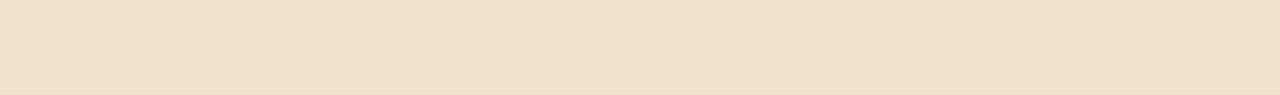
<file: episodes/episode-02.html>
<!doctype html><html lang="ja"><head>
<!-- Google tag (gtag.js) -->
<script async src="https://www.googletagmanager.com/gtag/js?id=G-8DNPQG0FT4"></script>
<script>
  window.dataLayer = window.dataLayer || [];
  function gtag(){dataLayer.push(arguments);}
  gtag('js', new Date());
  gtag('config', 'G-8DNPQG0FT4');
</script>
<!-- End Google tag --><meta charset="utf-8"><meta name="viewport" content="width=device-width,initial-scale=1"><title>第2話 初めての儲け｜舞台『光～HIKARI～』前日譚</title><link rel="stylesheet" href="../assets/episode.css"><meta name="description" content="舞台「光～HIKARI～」前日譚 第2話「初めての儲け」。若き日のジョージ・ミラーの物語。"><meta name="theme-color" content="#3e291e"><meta property="og:type" content="article"><meta property="og:site_name" content="舞台『光～HIKARI～』前日譚"><meta property="og:locale" content="ja_JP"><meta property="og:title" content="第2話 初めての儲け｜舞台『光～HIKARI～』前日譚"><meta property="og:description" content="舞台「光～HIKARI～」前日譚 第2話「初めての儲け」。若き日のジョージ・ミラーの物語。"><meta property="og:image" content="../assets/episode-02.jpg"><meta name="twitter:card" content="summary_large_image"><link rel="icon" href="../assets/favicon.svg" type="image/svg+xml"></head><body><header class="top"><div class="top-inner"><a href="../index.html">舞台『光～HIKARI～』前日譚</a><a href="../index.html#episodes">エピソード一覧</a></div></header><main class="wrap"><div class="kicker">EPISODE 02</div><h1 class="title">初めての儲け</h1><div class="rule"></div><section class="episode-music" aria-label="このエピソードのBGM"><p class="music-label">ORIGINAL SOUNDTRACK</p><p class="music-title">Market Flow</p><p class="music-note">この物語を音楽とともに</p><audio controls preload="none"><source src="../assets/music/episode-02.mp3" type="audio/mpeg">お使いのブラウザでは音声を再生できません。</audio></section><figure class="album"><img src="../assets/episode-02.webp" alt="第2話 初めての儲けのアルバム画像"><figcaption>人生のアルバム — Episode 02</figcaption></figure><article class="story"><p>荷馬車は昼前に街へ着いた。</p><p>ジョージは礼を言って荷台を降りる。</p><p>石畳の道を馬車が行き交う。</p><p>荷を抱えた男たちが足早にすれ違い、店先では呼び込みの声が飛び交っていた。</p><p>村より人が多い。</p><p>それでも、誰も立ち止まってはいなかった。</p><p>ジョージは背負い袋を肩に掛け直す。</p><p>まず向かったのは宿屋だった。</p><p>通りから一本入った、小さな宿。</p><p>部屋は狭かったが、寝るだけなら十分だった。</p><p>代金を払い、荷物を部屋へ置く。</p><p>窓から市場が見えた。</p><p>ジョージはすぐに宿を出た。</p><p>仕事を探すためではない。</p><p>市場を見るためだった。</p><div class="divider">◇</div><p>市場は朝とは違う賑わいを見せていた。</p><p>野菜。</p><p>果物。</p><p>布。</p><p>肉。</p><p>道具。</p><p>客は立ち止まり、品物を見ては歩き出す。</p><p>ジョージも歩いた。</p><p>店を見た。</p><p>人を見た。</p><p>荷物を見た。</p><p>同じリンゴでも値段が違う。</p><p>同じ布でも、人が集まる店と集まらない店がある。</p><p>声の大きな店。</p><p>静かな店。</p><p>笑っている店主。</p><p>黙って秤を動かす店主。</p><p>ジョージは何も買わなかった。</p><p>市場を一周すると、もう一度入口へ戻る。</p><p>今度は反対側から歩いた。</p><p>夕方まで、それを何度も繰り返した。</p><p>宿へ戻る頃には、市場の呼び声が少し遠くなっていた。</p><p>ジョージは窓から明かりの消え始めた市場を見下ろす。</p><p>明日も、見よう。</p><p>そう決めると、寝台へ腰を下ろした。</p><div class="divider">◇</div><p>翌朝。</p><p>市場へ向かう途中、広場の掲示板に人だかりができていた。</p><p>紙が何枚も貼られている。</p><p>倉庫番募集。</p><p>馬屋手伝い。</p><p>煙突掃除。</p><p>食堂の皿洗い。</p><p>ジョージは一枚ずつ目を通す。</p><p>少し離れた場所に、小さな紙が貼られていた。</p><p>市場荷運び募集。</p><p>日当は他より少し安い。</p><p>ジョージは紙を見つめたあと、市場へ目を向ける。</p><p>荷車が行き交う。</p><p>商人が客を呼ぶ。</p><p>料理人が店先で肉を受け取っている。</p><p>「やるかい。」</p><p>振り返ると、腕の太い男が荷車へ縄を積んでいた。</p><p>「募集を見ました。」</p><p>「力仕事だぞ。」</p><p>「構いません。」</p><p>男はジョージを一度見てから、縄を放った。</p><p>「運んでみろ。」</p><p>ジョージは縄を荷車へ積む。</p><p>「次はあっちだ。」</p><p>朝から昼まで、荷は途切れなかった。</p><p>小麦。</p><p>樽。</p><p>野菜。</p><p>布。</p><p>市場の端から端まで歩き続ける。</p><p>昼過ぎ。</p><p>男は水を差し出した。</p><p>「初日にしちゃ悪くない。」</p><p>ジョージは受け取る。</p><p>「ありがとうございます。」</p><p>男は笑った。</p><p>「その代わり、お前。」</p><p>「運びながら、ずっと店ばかり見てるな。」</p><p>ジョージは市場へ目を向ける。</p><p>「気になります。」</p><p>男は肩をすくめた。</p><p>「変わった奴だ。」</p><p>仕事が終わる頃には日が傾いていた。</p><p>受け取った銀貨は多くない。</p><p>ジョージは数えずにしまう。</p><p>そのまま帰らず、市場を歩いた。</p><p>朝とは違う匂いがしていた。</p><div class="divider">◇</div><p>荷運びを始めて五日が過ぎた。</p><p>朝の市場は農家で埋まる。</p><p>荷車が並び、採れたばかりの野菜や果物が店先へ並ぶ。</p><p>昼になると家族連れが増えた。</p><p>夕方には人が減る。</p><p>ジョージは荷を運びながら、その変化を見ていた。</p><p>仕事を終え、荷車を返しに向かう途中だった。</p><p>何度も荷を運んだ野菜売りが、店じまいをしている。</p><p>籠には葉物がまだ残っていた。</p><p>ジョージは足を止める。</p><p>「今日は残りましたね。」</p><p>男は振り返り、苦笑した。</p><p>「見てたか。」</p><p>籠を持ち上げる。</p><p>「葉物は難しい。」</p><p>「朝は売れるんだがな。」</p><p>ジョージは籠をのぞく。</p><p>葉はまだ青い。</p><p>傷んではいない。</p><p>「明日じゃ駄目ですか。」</p><p>男は首を振った。</p><p>「今日ほどの値はつかねぇ。」</p><p>「売れなきゃ家畜の餌だ。」</p><p>男は籠を荷車へ積み込んだ。</p><p>ジョージはその様子を見送った。</p><p>その帰り道だった。</p><p>一軒の酒場から男が飛び出してきた。</p><p>白い前掛け姿。</p><p>料理人らしい。</p><p>「玉ねぎは！」</p><p>店の中へ怒鳴る。</p><p>「もうねぇ！」</p><p>料理人は市場の方へ走り出した。</p><p>市場はもう片付けが始まっていた。</p><p>閉まった店。</p><p>荷車を引く農家。</p><p>料理人は足早に店をのぞいて回る。</p><p>やがて肩を落として戻っていった。</p><p>翌日。</p><p>また同じ野菜売りの店へ荷を運ぶ。</p><p>昼には客で賑わっていた。</p><p>夕方には、また籠が残っていた。</p><p>翌々日。</p><p>酒場の料理人が、また市場を走っている。</p><p>ジョージは荷車を押す手を止めた。</p><p>売れ残る店。</p><p>探している店。</p><p>時間は、ほとんど同じだった。</p><p>仕事を終え、銀貨を受け取る。</p><p>ジョージはそれを懐へしまう。</p><p>市場を見渡す。</p><p>野菜売り。</p><p>酒場。</p><p>その間を、人だけが通り過ぎていく。</p><p>ジョージは市場を見渡した。</p><p>明日も見よう。</p><p>そう決めると、宿への道を歩き出した。</p><div class="divider">◇</div><p>翌日。</p><p>仕事を終える頃には、陽が傾き始めていた。</p><p>ジョージは荷車を返し、銀貨を受け取る。</p><p>懐の中で指先が袋に触れる。</p><p>ここ数日で貯めた金だった。</p><p>ジョージは市場を歩く。</p><p>昨日と同じ野菜売り。</p><p>今日も籠が残っていた。</p><p>男は荷台へ積み込もうとしている。</p><p>ジョージは足を止めた。</p><p>「その野菜。」</p><p>男が顔を上げる。</p><p>「売ってもらえませんか。」</p><p>男は少し驚いた顔をする。</p><p>「兄ちゃんが？」</p><p>「はい。」</p><p>男は籠を見る。</p><p>「明日には値が落ちる。」</p><p>「今日持って帰っても餌になるだけだ。」</p><p>少し考え、</p><p>「銀貨五枚でいい。」</p><p>ジョージは懐から袋を取り出した。</p><p>銀貨を一枚ずつ数える。</p><p>五枚。</p><p>男へ渡す。</p><p>籠を受け取る。</p><p>男は笑った。</p><p>「助かった。」</p><p>ジョージは軽く頭を下げ、そのまま歩き出した。</p><p>向かった先は昨日の酒場だった。</p><p>料理人が樽を運んでいる。</p><p>ジョージは声を掛けた。</p><p>「野菜、要りますか。」</p><p>料理人は籠を見る。</p><p>葉物。</p><p>玉ねぎ。</p><p>人参。</p><p>目を丸くした。</p><p>「どこで手に入れた。」</p><p>「市場です。」</p><p>料理人は一つ手に取り、葉を確かめる。</p><p>「悪くない。」</p><p>「全部くれ。」</p><p>料理人は銀貨を数えて渡した。</p><p>ジョージは受け取る。</p><p>料理人は籠を抱えたまま笑う。</p><p>「助かった。」</p><p>店へ戻っていった。</p><p>ジョージは銀貨を見下ろす。</p><p>少しだけ増えていた。</p><p>銀貨を袋へしまう。</p><p>その時だった。</p><p>「あれ。」</p><p>聞き覚えのある声がした。</p><p>荷運びの男が荷車を引いて歩いてくる。</p><p>「まだいたのか。」</p><p>ジョージは軽く頭を下げた。</p><p>「はい。」</p><p>男は笑う。</p><p>「市場を見るのも仕事か。」</p><p>ジョージも少しだけ笑った。</p><p>「今日は、もう一つ仕事をしてきました。」</p><p>男は首をかしげる。</p><p>「そうか。」</p><p>それだけ言うと、荷車を引いて歩き出した。</p><p>ジョージも宿への道を歩く。</p><p>懐の銀貨が、小さく音を立てた。</p></article><nav class="pager"><a href="episode-01.html">← 第1話　街へ</a><a class="next" href="episode-03.html">第3話　放っておけない人 →</a></nav><aside class="stage-cta"><strong>この物語の続きは舞台で。</strong><p>公演情報・チケットのご案内をご覧いただけます。</p><a href="https://hikari202608.hp.peraichi.com" target="_blank" rel="noopener noreferrer">この物語の続きを舞台で見る</a></aside><div class="back"><a href="../index.html">紹介サイトへ戻る</a></div></main><!-- GA4 custom events -->
<script>
  document.querySelectorAll('a[href="https://hikari202608.hp.peraichi.com"]').forEach((link, index) => {
    link.addEventListener('click', () => {
      gtag('event', 'stage_lp_click', {
        link_url: link.href,
        link_text: link.textContent.trim(),
        link_position: index === 0 ? 'primary' : 'secondary'
      });
    });
  });

  document.querySelectorAll('audio').forEach((audio) => {
    let sent = false;
    audio.addEventListener('play', () => {
      if (sent) return;
      sent = true;
      const source = audio.querySelector('source');
      gtag('event', 'bgm_play', {
        audio_file: source ? source.getAttribute('src') : '',
        page_title: document.title
      });
    });
  });
</script>
<!-- End GA4 custom events -->
</body></html>
</file>
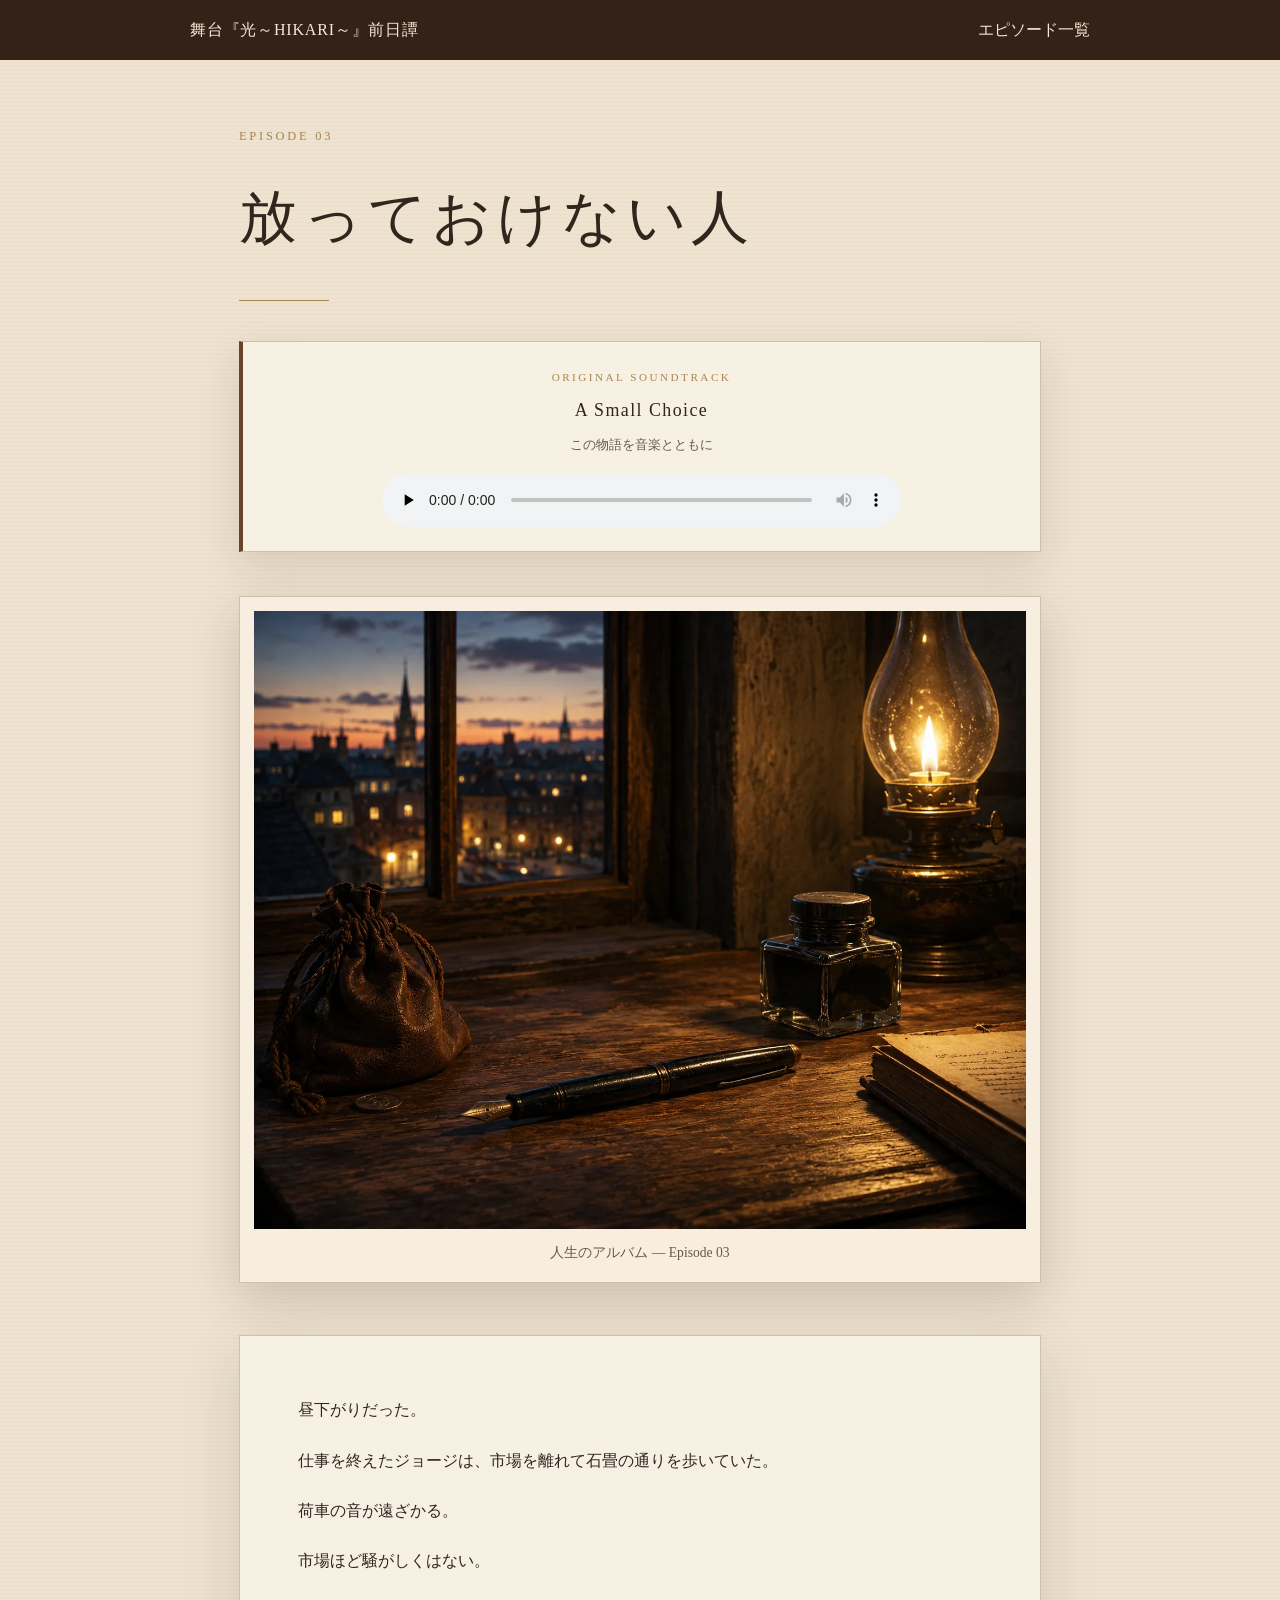
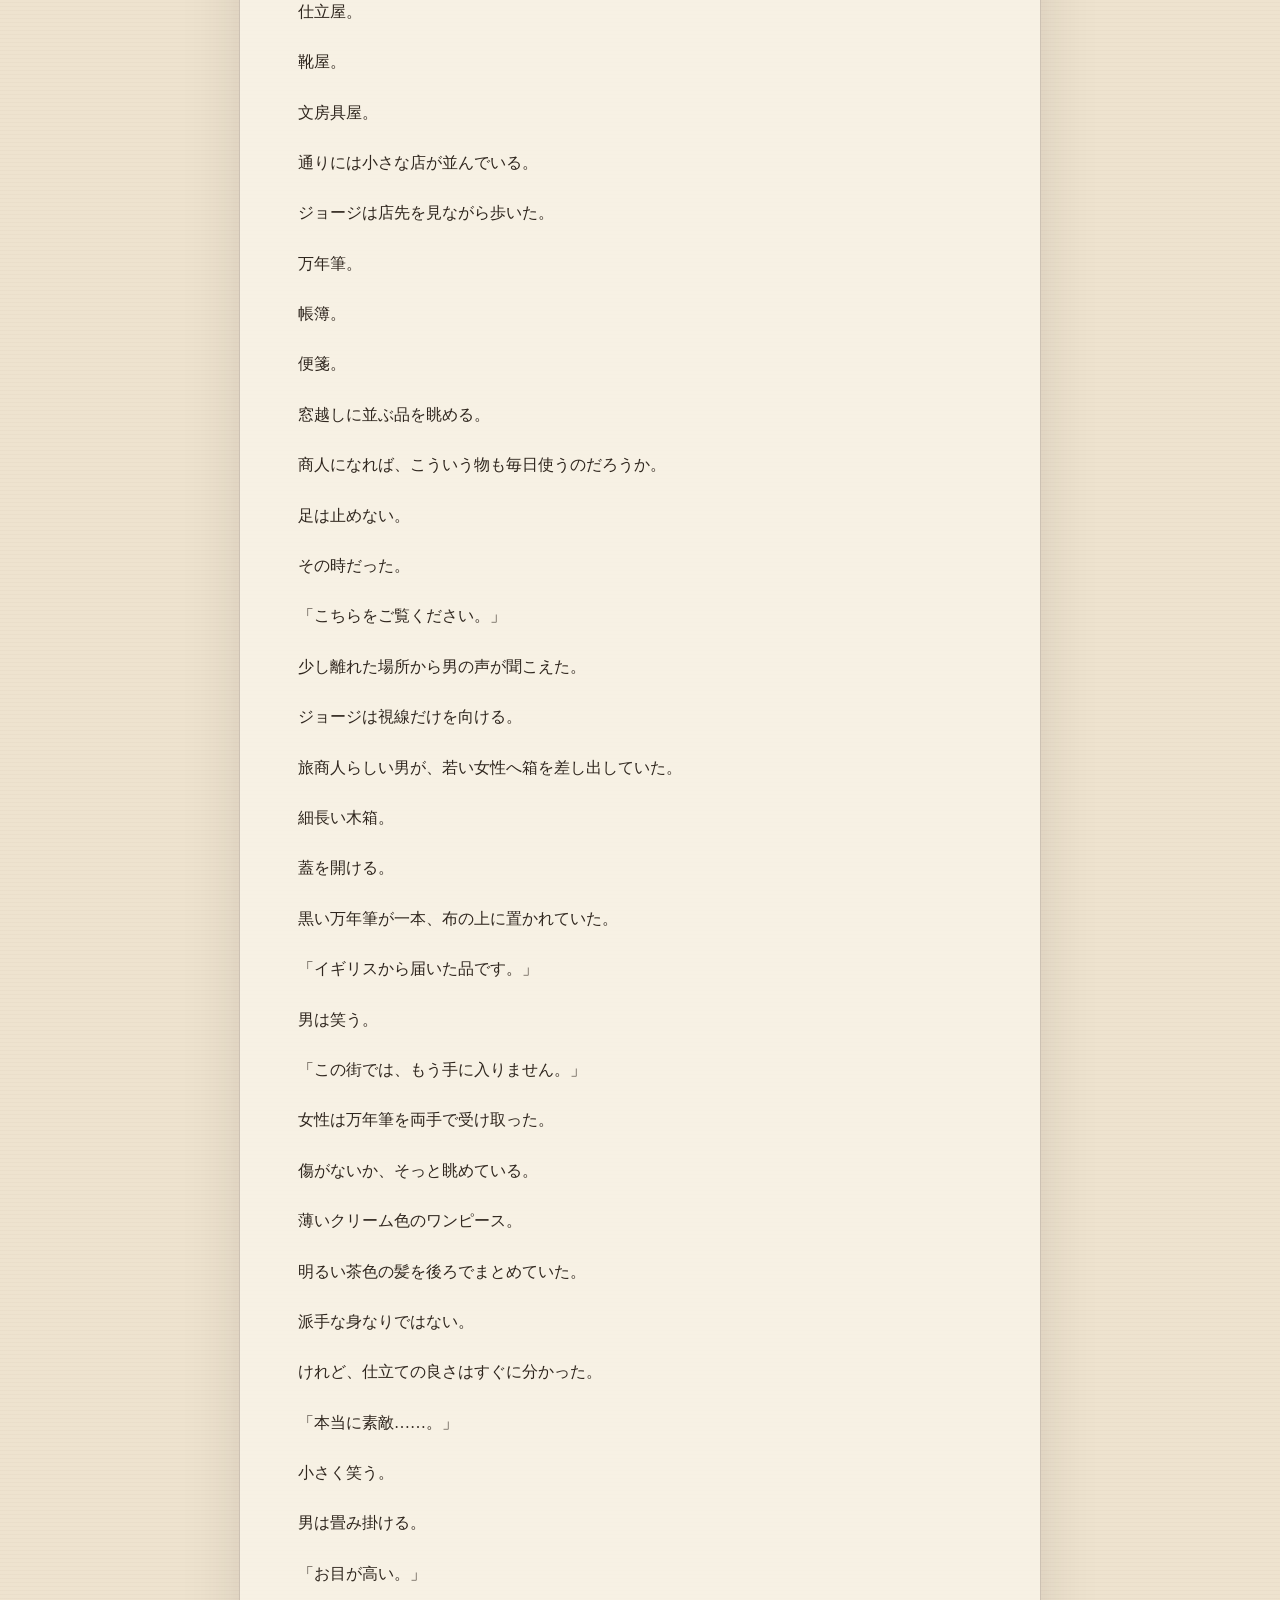
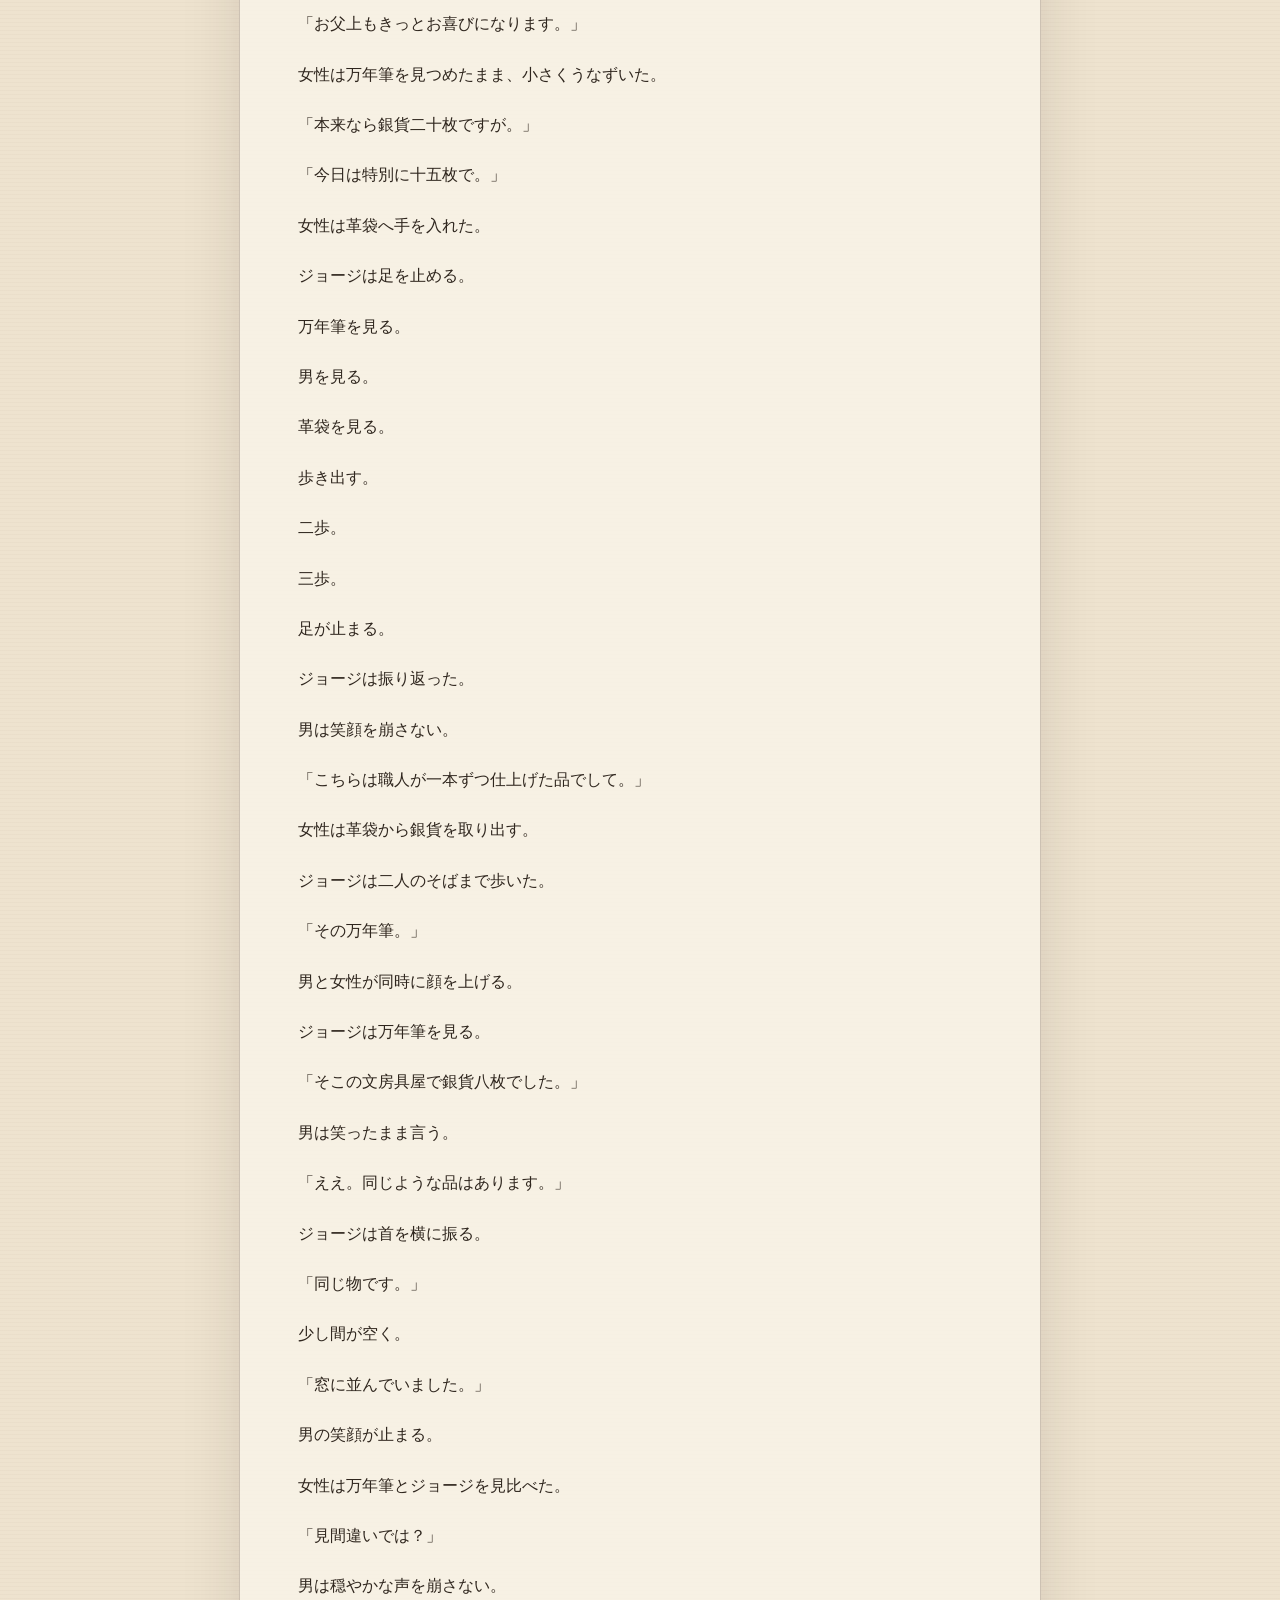
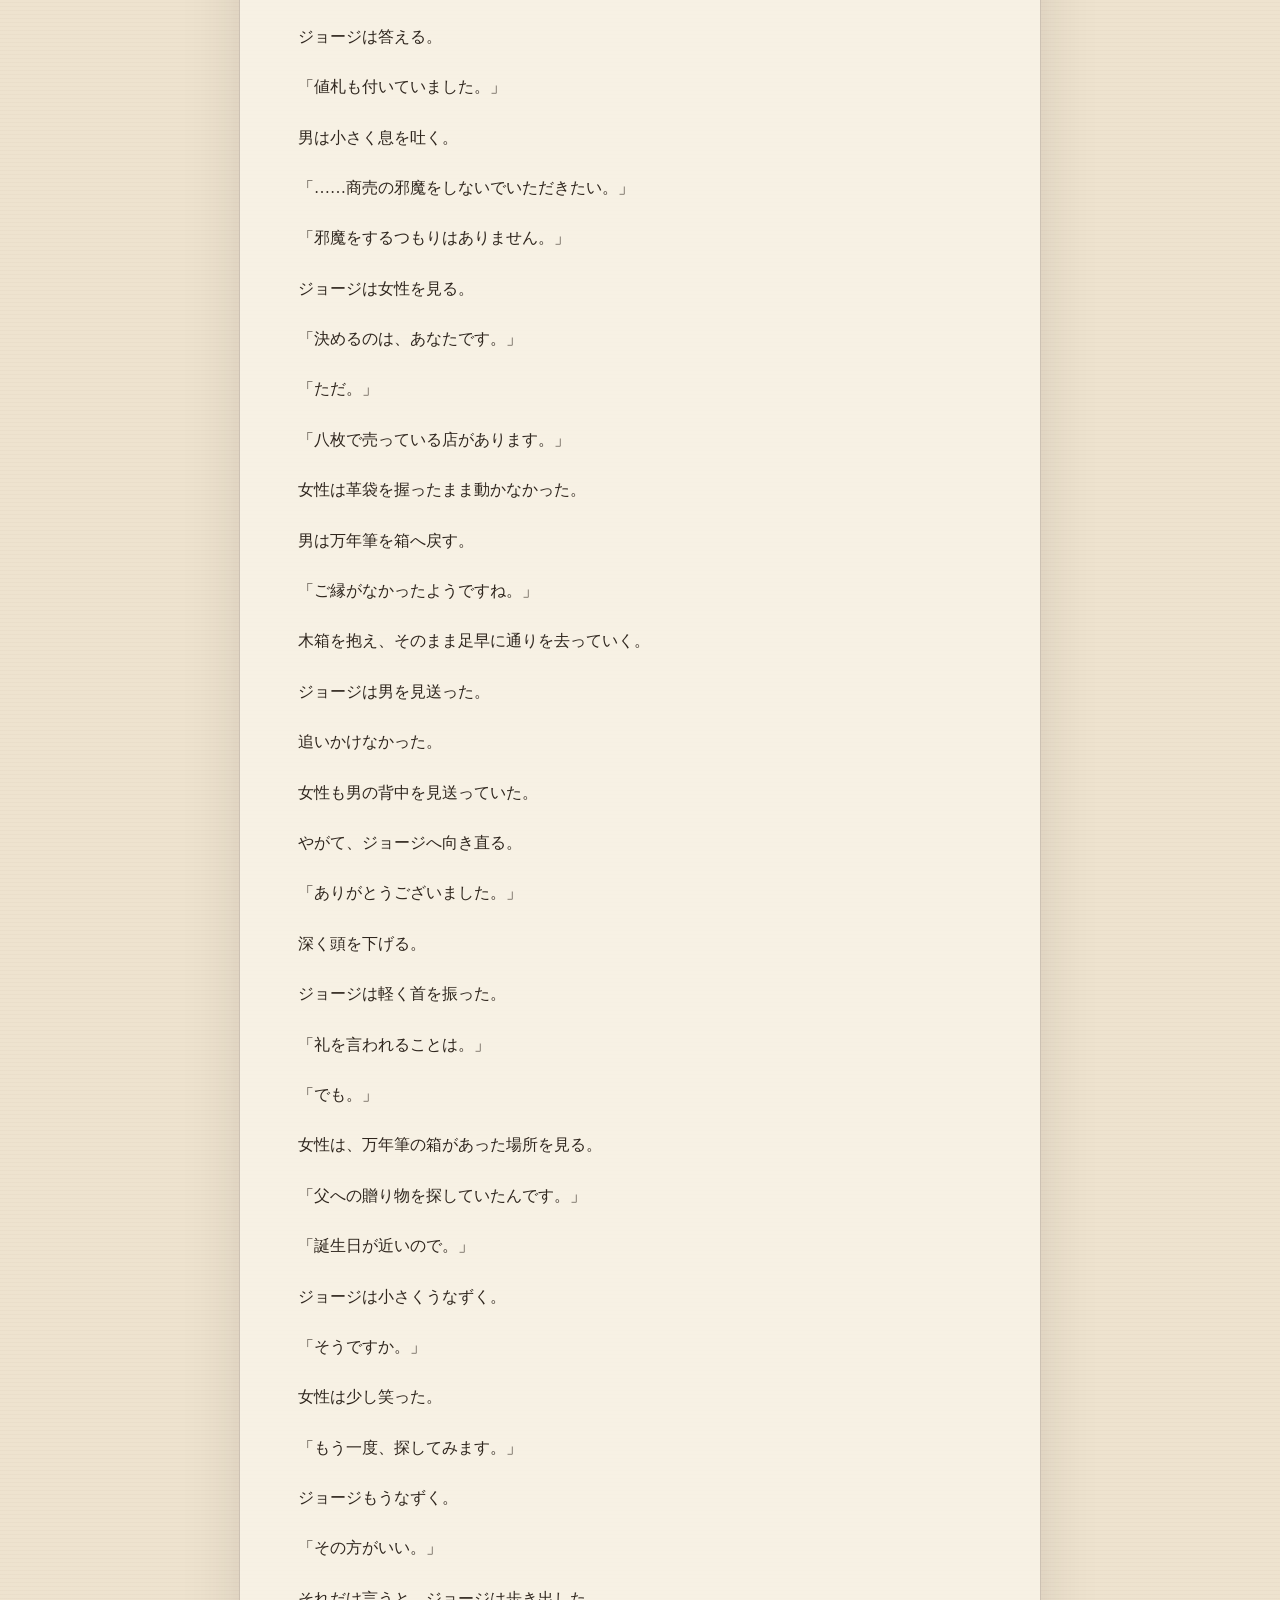
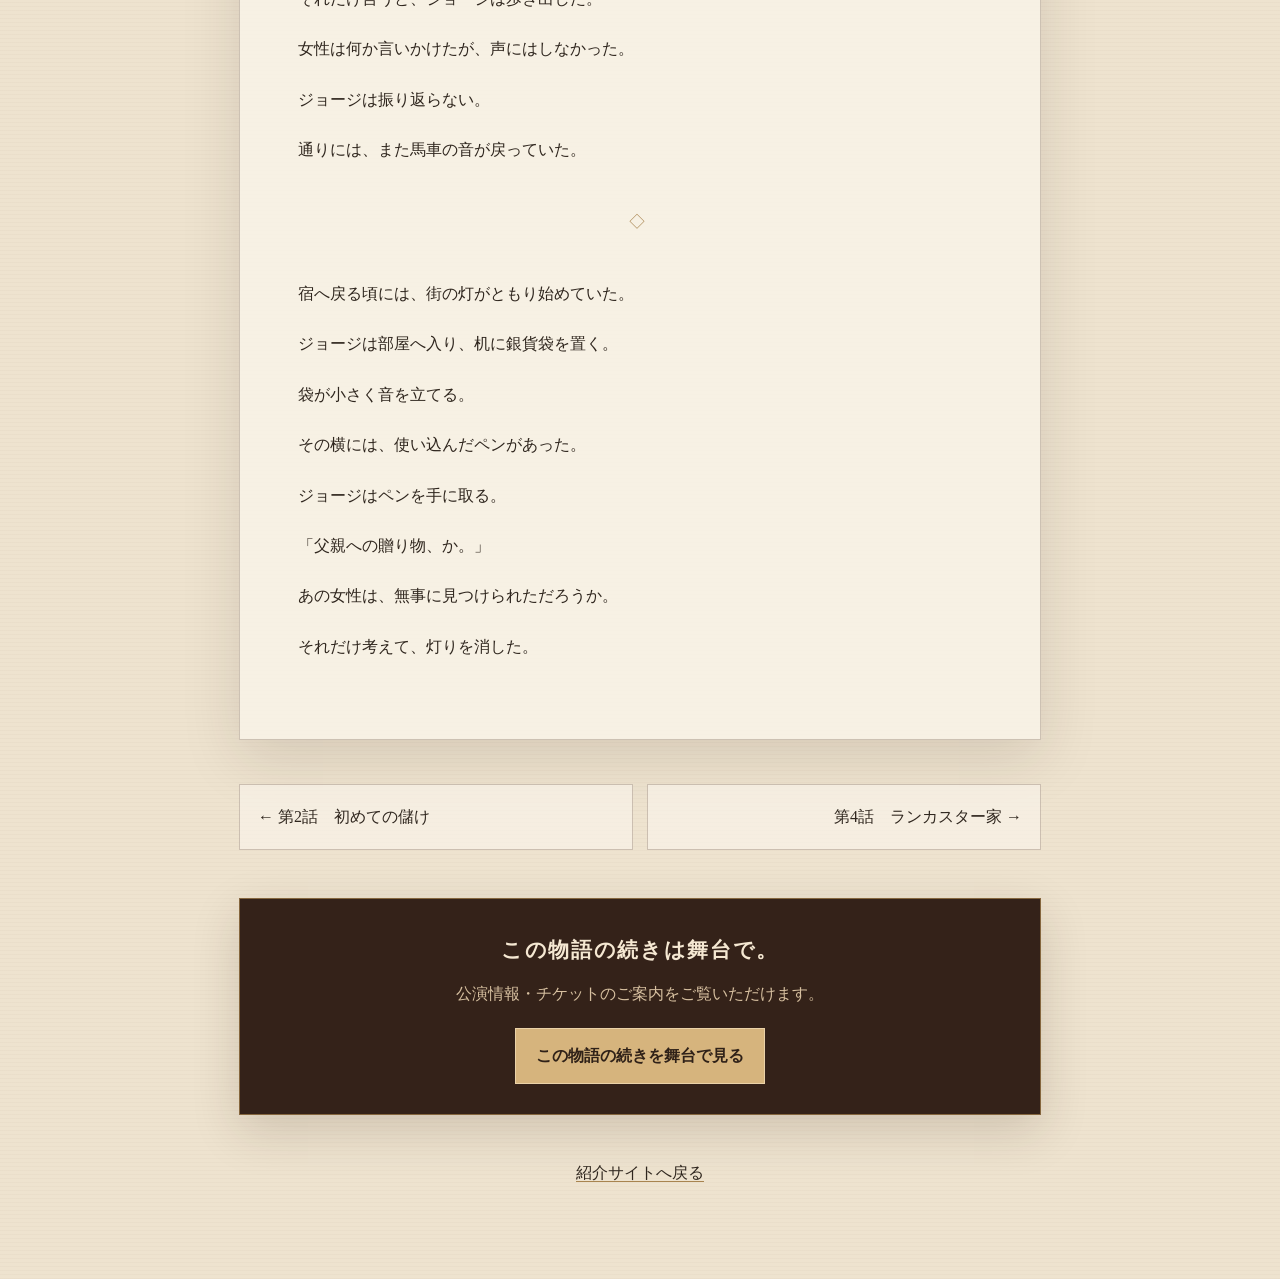
<file: episodes/episode-03.html>
<!doctype html><html lang="ja"><head>
<!-- Google tag (gtag.js) -->
<script async src="https://www.googletagmanager.com/gtag/js?id=G-8DNPQG0FT4"></script>
<script>
  window.dataLayer = window.dataLayer || [];
  function gtag(){dataLayer.push(arguments);}
  gtag('js', new Date());
  gtag('config', 'G-8DNPQG0FT4');
</script>
<!-- End Google tag --><meta charset="utf-8"><meta name="viewport" content="width=device-width,initial-scale=1"><title>第3話 放っておけない人｜舞台『光～HIKARI～』前日譚</title><link rel="stylesheet" href="../assets/episode.css"><meta name="description" content="舞台「光～HIKARI～」前日譚 第3話「放っておけない人」。若き日のジョージ・ミラーの物語。"><meta name="theme-color" content="#3e291e"><meta property="og:type" content="article"><meta property="og:site_name" content="舞台『光～HIKARI～』前日譚"><meta property="og:locale" content="ja_JP"><meta property="og:title" content="第3話 放っておけない人｜舞台『光～HIKARI～』前日譚"><meta property="og:description" content="舞台「光～HIKARI～」前日譚 第3話「放っておけない人」。若き日のジョージ・ミラーの物語。"><meta property="og:image" content="../assets/episode-03.jpg"><meta name="twitter:card" content="summary_large_image"><link rel="icon" href="../assets/favicon.svg" type="image/svg+xml"></head><body><header class="top"><div class="top-inner"><a href="../index.html">舞台『光～HIKARI～』前日譚</a><a href="../index.html#episodes">エピソード一覧</a></div></header><main class="wrap"><div class="kicker">EPISODE 03</div><h1 class="title">放っておけない人</h1><div class="rule"></div><section class="episode-music" aria-label="このエピソードのBGM"><p class="music-label">ORIGINAL SOUNDTRACK</p><p class="music-title">A Small Choice</p><p class="music-note">この物語を音楽とともに</p><audio controls preload="none"><source src="../assets/music/episode-03.mp3" type="audio/mpeg">お使いのブラウザでは音声を再生できません。</audio></section><figure class="album"><img src="../assets/episode-03.webp" alt="第3話 放っておけない人のアルバム画像"><figcaption>人生のアルバム — Episode 03</figcaption></figure><article class="story"><p>昼下がりだった。</p><p>仕事を終えたジョージは、市場を離れて石畳の通りを歩いていた。</p><p>荷車の音が遠ざかる。</p><p>市場ほど騒がしくはない。</p><p>仕立屋。</p><p>靴屋。</p><p>文房具屋。</p><p>通りには小さな店が並んでいる。</p><p>ジョージは店先を見ながら歩いた。</p><p>万年筆。</p><p>帳簿。</p><p>便箋。</p><p>窓越しに並ぶ品を眺める。</p><p>商人になれば、こういう物も毎日使うのだろうか。</p><p>足は止めない。</p><p>その時だった。</p><p>「こちらをご覧ください。」</p><p>少し離れた場所から男の声が聞こえた。</p><p>ジョージは視線だけを向ける。</p><p>旅商人らしい男が、若い女性へ箱を差し出していた。</p><p>細長い木箱。</p><p>蓋を開ける。</p><p>黒い万年筆が一本、布の上に置かれていた。</p><p>「イギリスから届いた品です。」</p><p>男は笑う。</p><p>「この街では、もう手に入りません。」</p><p>女性は万年筆を両手で受け取った。</p><p>傷がないか、そっと眺めている。</p><p>薄いクリーム色のワンピース。</p><p>明るい茶色の髪を後ろでまとめていた。</p><p>派手な身なりではない。</p><p>けれど、仕立ての良さはすぐに分かった。</p><p>「本当に素敵……。」</p><p>小さく笑う。</p><p>男は畳み掛ける。</p><p>「お目が高い。」</p><p>「お父上もきっとお喜びになります。」</p><p>女性は万年筆を見つめたまま、小さくうなずいた。</p><p>「本来なら銀貨二十枚ですが。」</p><p>「今日は特別に十五枚で。」</p><p>女性は革袋へ手を入れた。</p><p>ジョージは足を止める。</p><p>万年筆を見る。</p><p>男を見る。</p><p>革袋を見る。</p><p>歩き出す。</p><p>二歩。</p><p>三歩。</p><p>足が止まる。</p><p>ジョージは振り返った。</p><p>男は笑顔を崩さない。</p><p>「こちらは職人が一本ずつ仕上げた品でして。」</p><p>女性は革袋から銀貨を取り出す。</p><p>ジョージは二人のそばまで歩いた。</p><p>「その万年筆。」</p><p>男と女性が同時に顔を上げる。</p><p>ジョージは万年筆を見る。</p><p>「そこの文房具屋で銀貨八枚でした。」</p><p>男は笑ったまま言う。</p><p>「ええ。同じような品はあります。」</p><p>ジョージは首を横に振る。</p><p>「同じ物です。」</p><p>少し間が空く。</p><p>「窓に並んでいました。」</p><p>男の笑顔が止まる。</p><p>女性は万年筆とジョージを見比べた。</p><p>「見間違いでは？」</p><p>男は穏やかな声を崩さない。</p><p>ジョージは答える。</p><p>「値札も付いていました。」</p><p>男は小さく息を吐く。</p><p>「……商売の邪魔をしないでいただきたい。」</p><p>「邪魔をするつもりはありません。」</p><p>ジョージは女性を見る。</p><p>「決めるのは、あなたです。」</p><p>「ただ。」</p><p>「八枚で売っている店があります。」</p><p>女性は革袋を握ったまま動かなかった。</p><p>男は万年筆を箱へ戻す。</p><p>「ご縁がなかったようですね。」</p><p>木箱を抱え、そのまま足早に通りを去っていく。</p><p>ジョージは男を見送った。</p><p>追いかけなかった。</p><p>女性も男の背中を見送っていた。</p><p>やがて、ジョージへ向き直る。</p><p>「ありがとうございました。」</p><p>深く頭を下げる。</p><p>ジョージは軽く首を振った。</p><p>「礼を言われることは。」</p><p>「でも。」</p><p>女性は、万年筆の箱があった場所を見る。</p><p>「父への贈り物を探していたんです。」</p><p>「誕生日が近いので。」</p><p>ジョージは小さくうなずく。</p><p>「そうですか。」</p><p>女性は少し笑った。</p><p>「もう一度、探してみます。」</p><p>ジョージもうなずく。</p><p>「その方がいい。」</p><p>それだけ言うと、ジョージは歩き出した。</p><p>女性は何か言いかけたが、声にはしなかった。</p><p>ジョージは振り返らない。</p><p>通りには、また馬車の音が戻っていた。</p><div class="divider">◇</div><p>宿へ戻る頃には、街の灯がともり始めていた。</p><p>ジョージは部屋へ入り、机に銀貨袋を置く。</p><p>袋が小さく音を立てる。</p><p>その横には、使い込んだペンがあった。</p><p>ジョージはペンを手に取る。</p><p>「父親への贈り物、か。」</p><p>あの女性は、無事に見つけられただろうか。</p><p>それだけ考えて、灯りを消した。</p></article><nav class="pager"><a href="episode-02.html">← 第2話　初めての儲け</a><a class="next" href="episode-04.html">第4話　ランカスター家 →</a></nav><aside class="stage-cta"><strong>この物語の続きは舞台で。</strong><p>公演情報・チケットのご案内をご覧いただけます。</p><a href="https://hikari202608.hp.peraichi.com" target="_blank" rel="noopener noreferrer">この物語の続きを舞台で見る</a></aside><div class="back"><a href="../index.html">紹介サイトへ戻る</a></div></main><!-- GA4 custom events -->
<script>
  document.querySelectorAll('a[href="https://hikari202608.hp.peraichi.com"]').forEach((link, index) => {
    link.addEventListener('click', () => {
      gtag('event', 'stage_lp_click', {
        link_url: link.href,
        link_text: link.textContent.trim(),
        link_position: index === 0 ? 'primary' : 'secondary'
      });
    });
  });

  document.querySelectorAll('audio').forEach((audio) => {
    let sent = false;
    audio.addEventListener('play', () => {
      if (sent) return;
      sent = true;
      const source = audio.querySelector('source');
      gtag('event', 'bgm_play', {
        audio_file: source ? source.getAttribute('src') : '',
        page_title: document.title
      });
    });
  });
</script>
<!-- End GA4 custom events -->
</body></html>
</file>
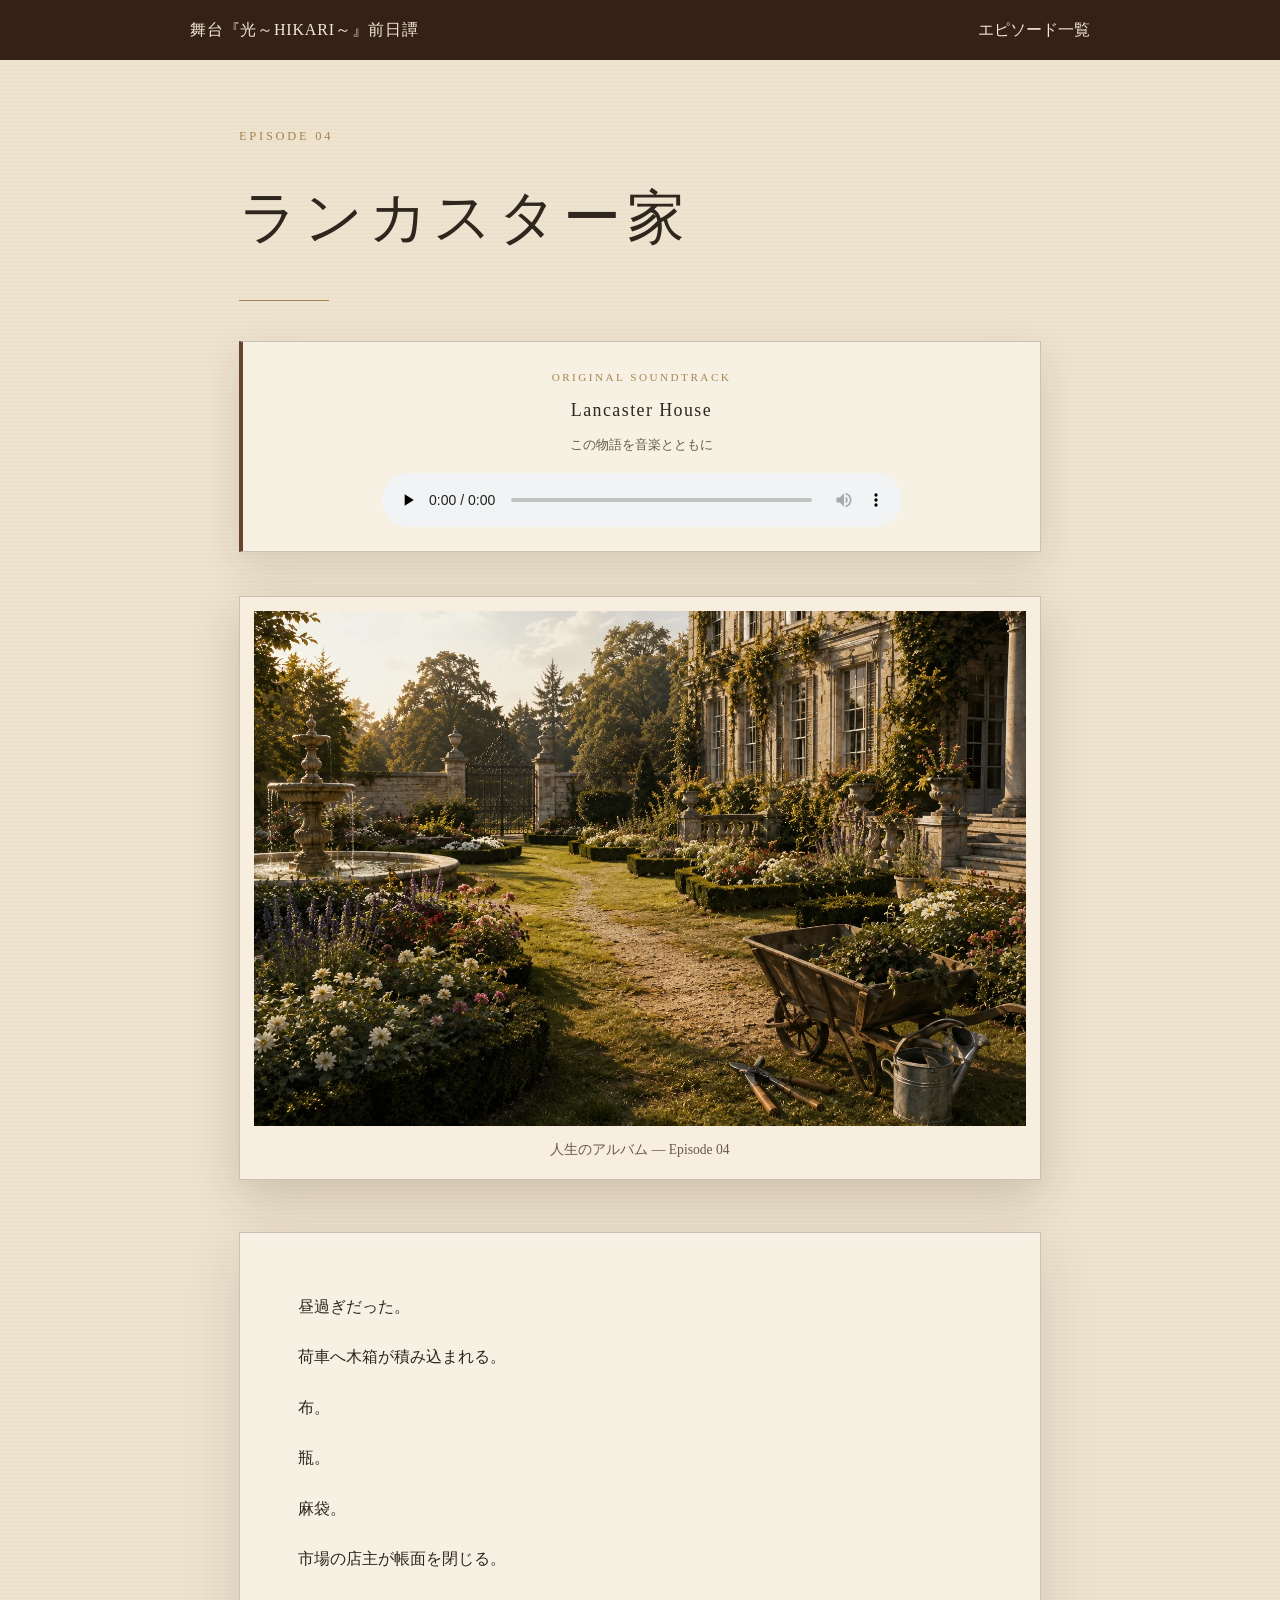
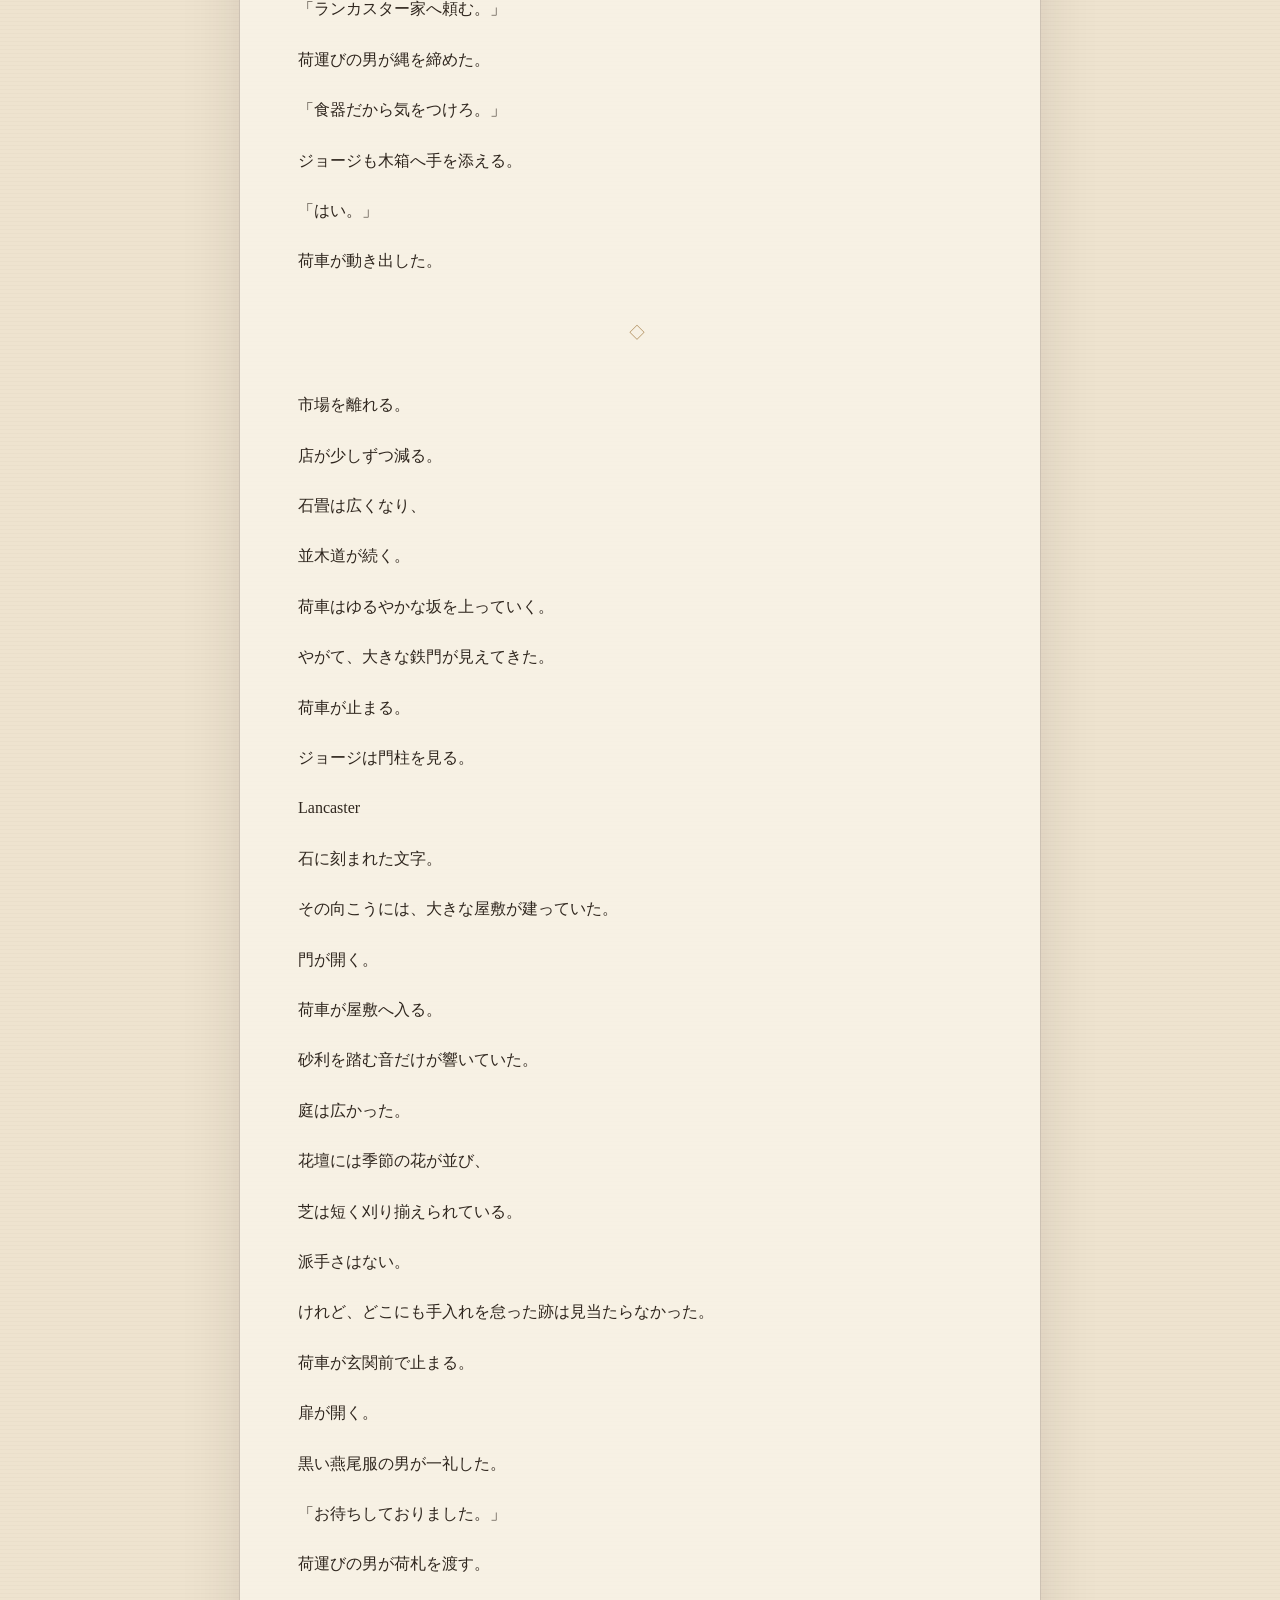
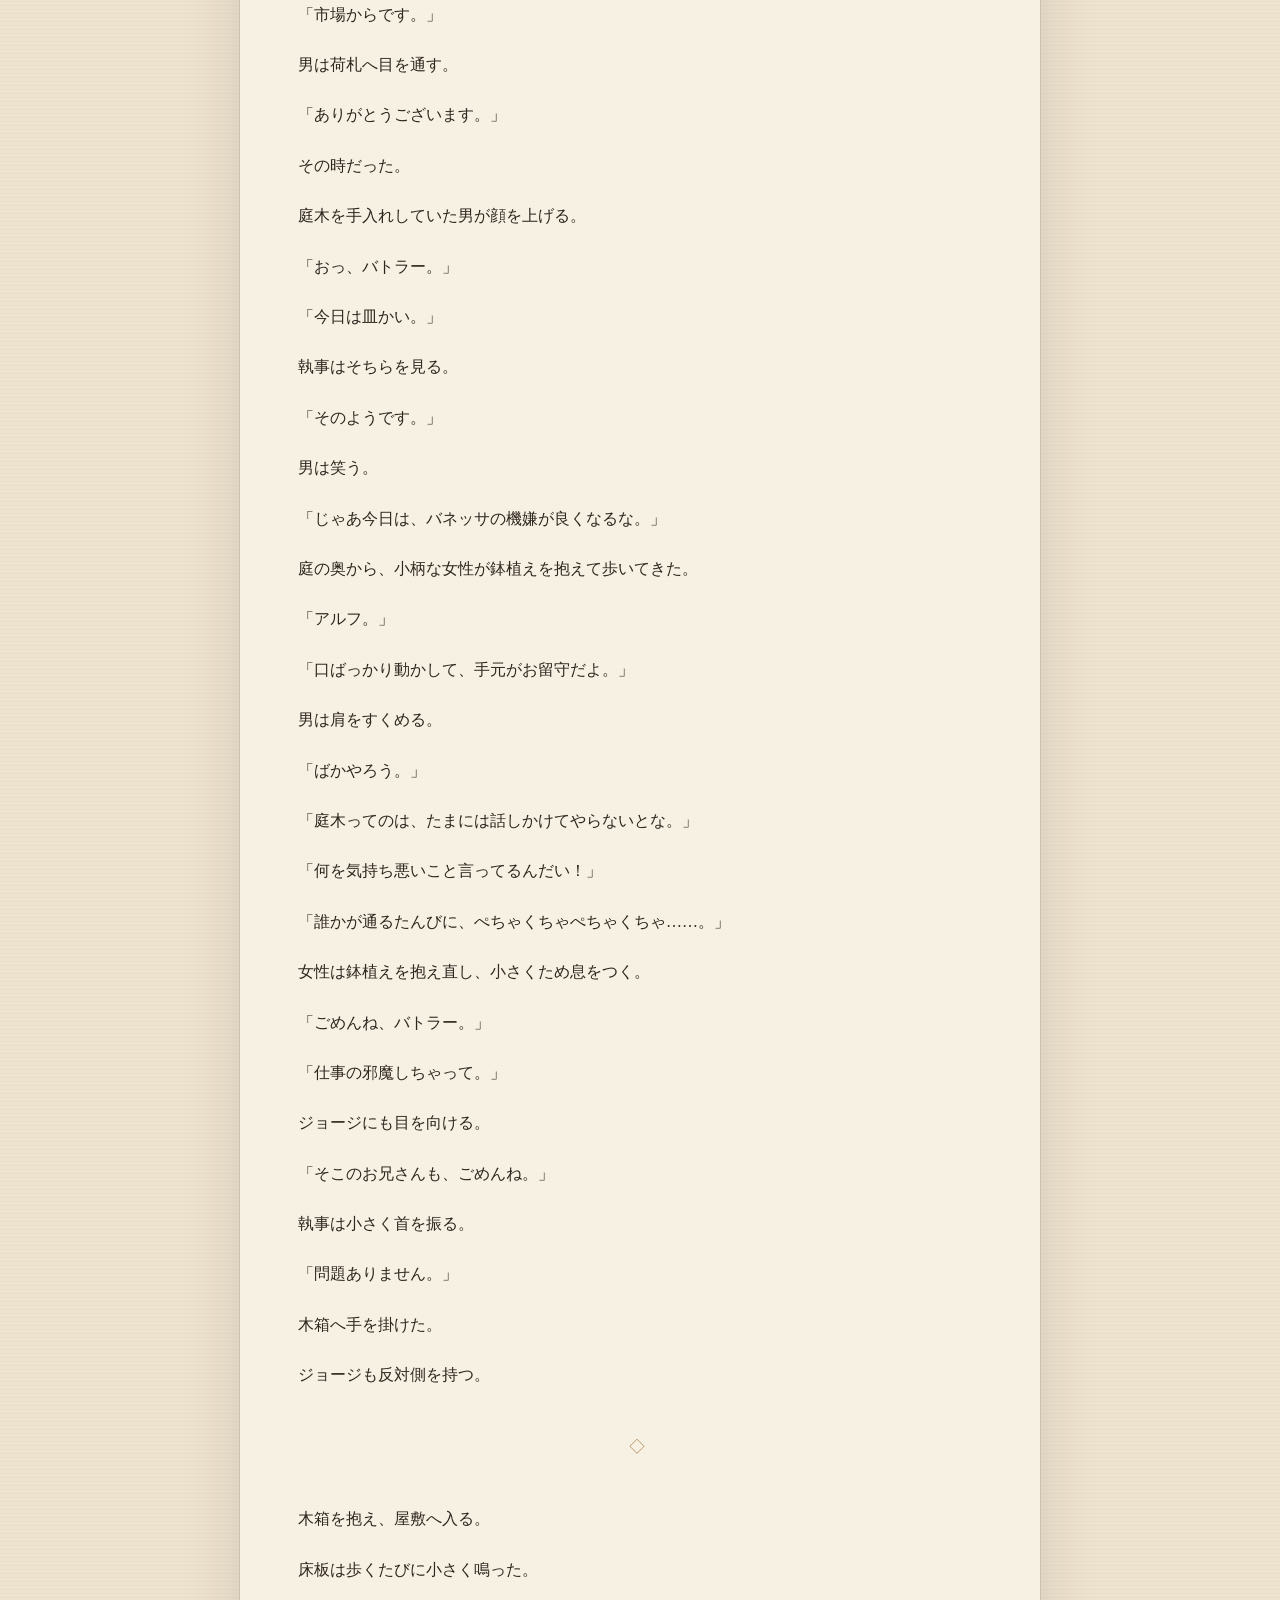
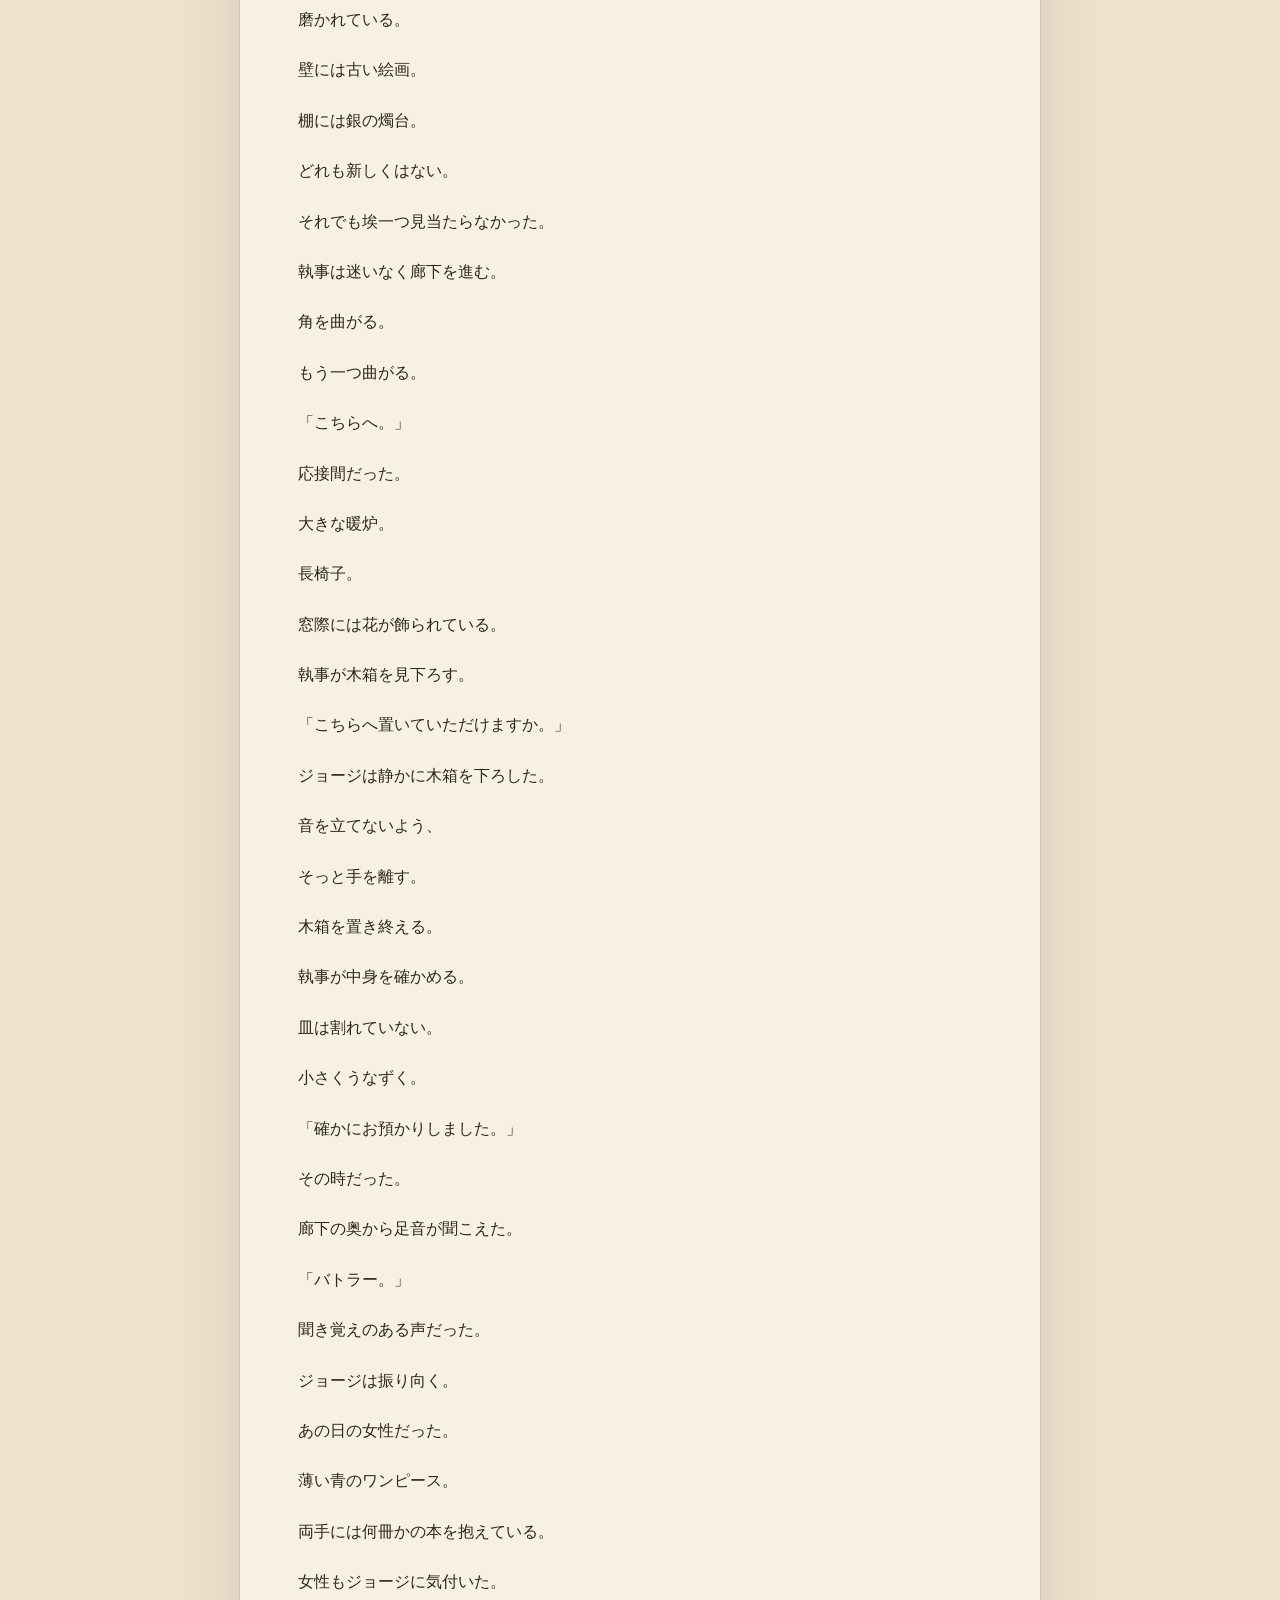
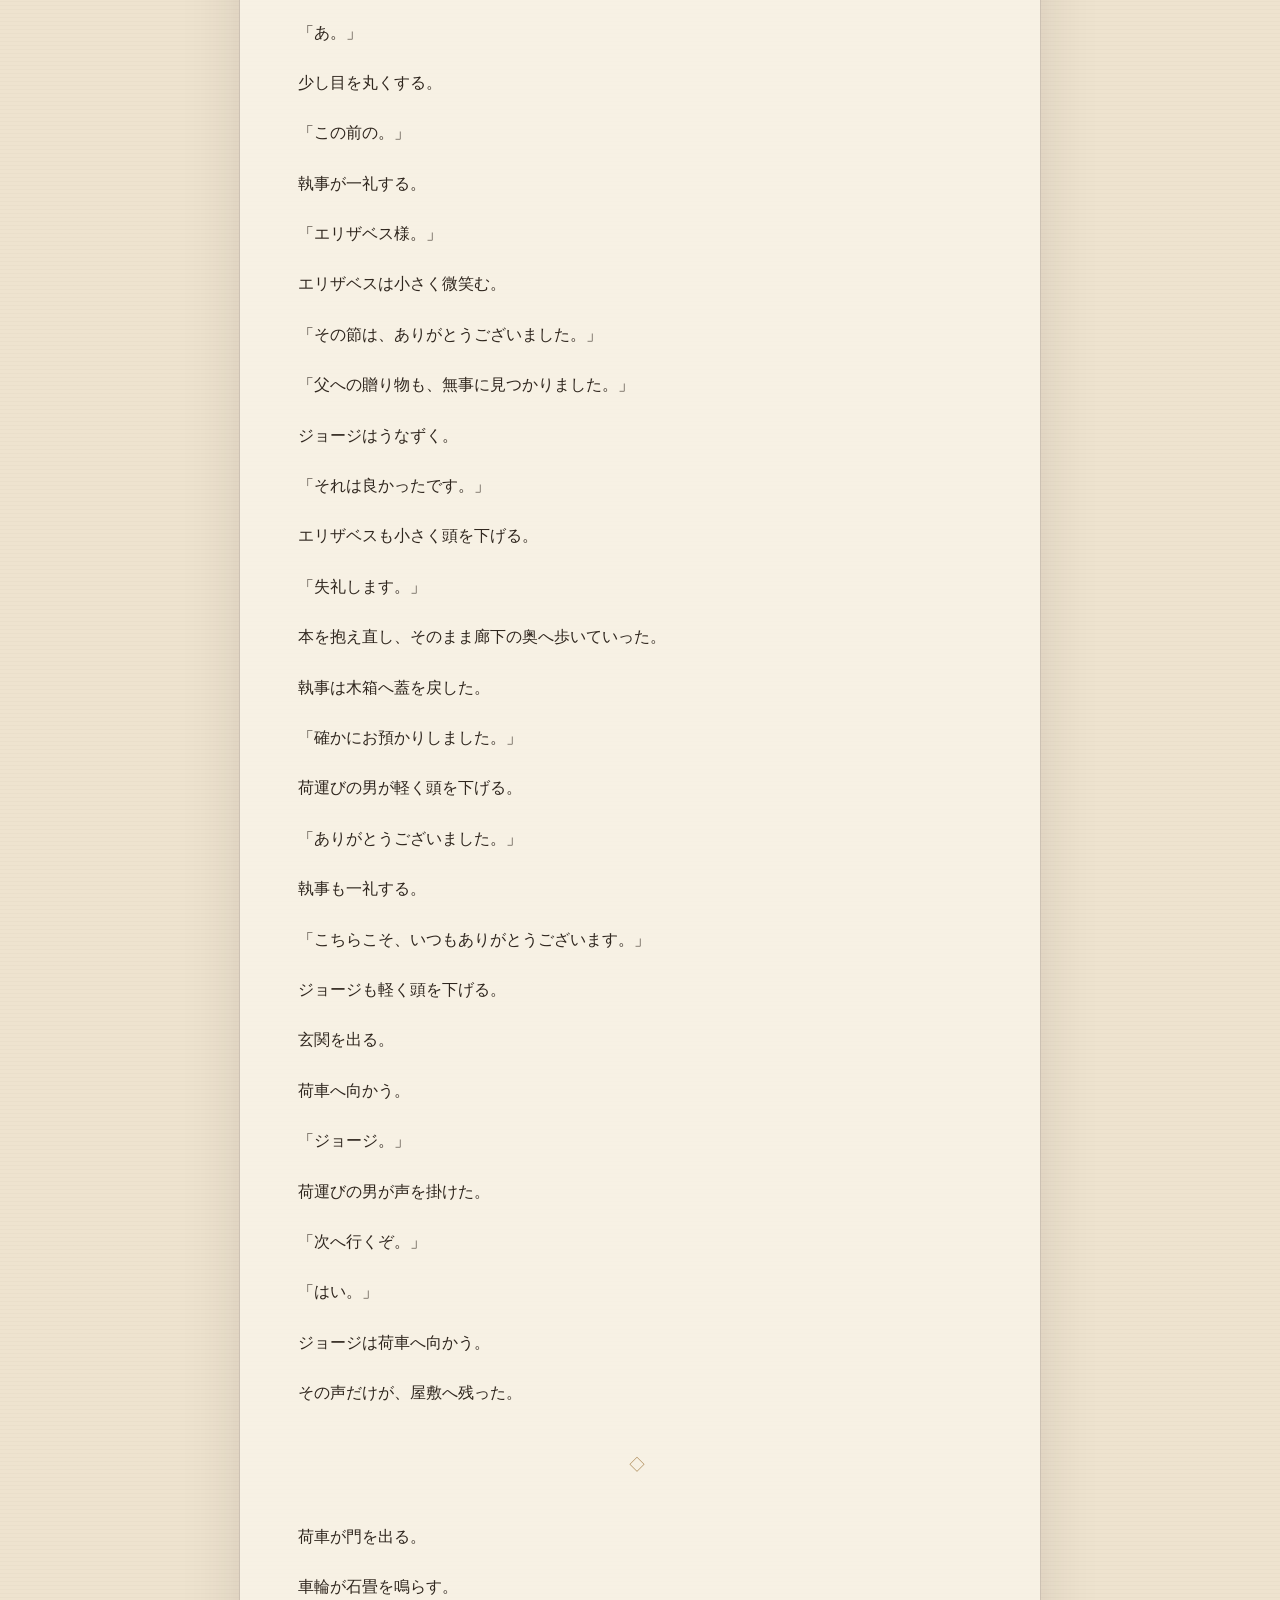
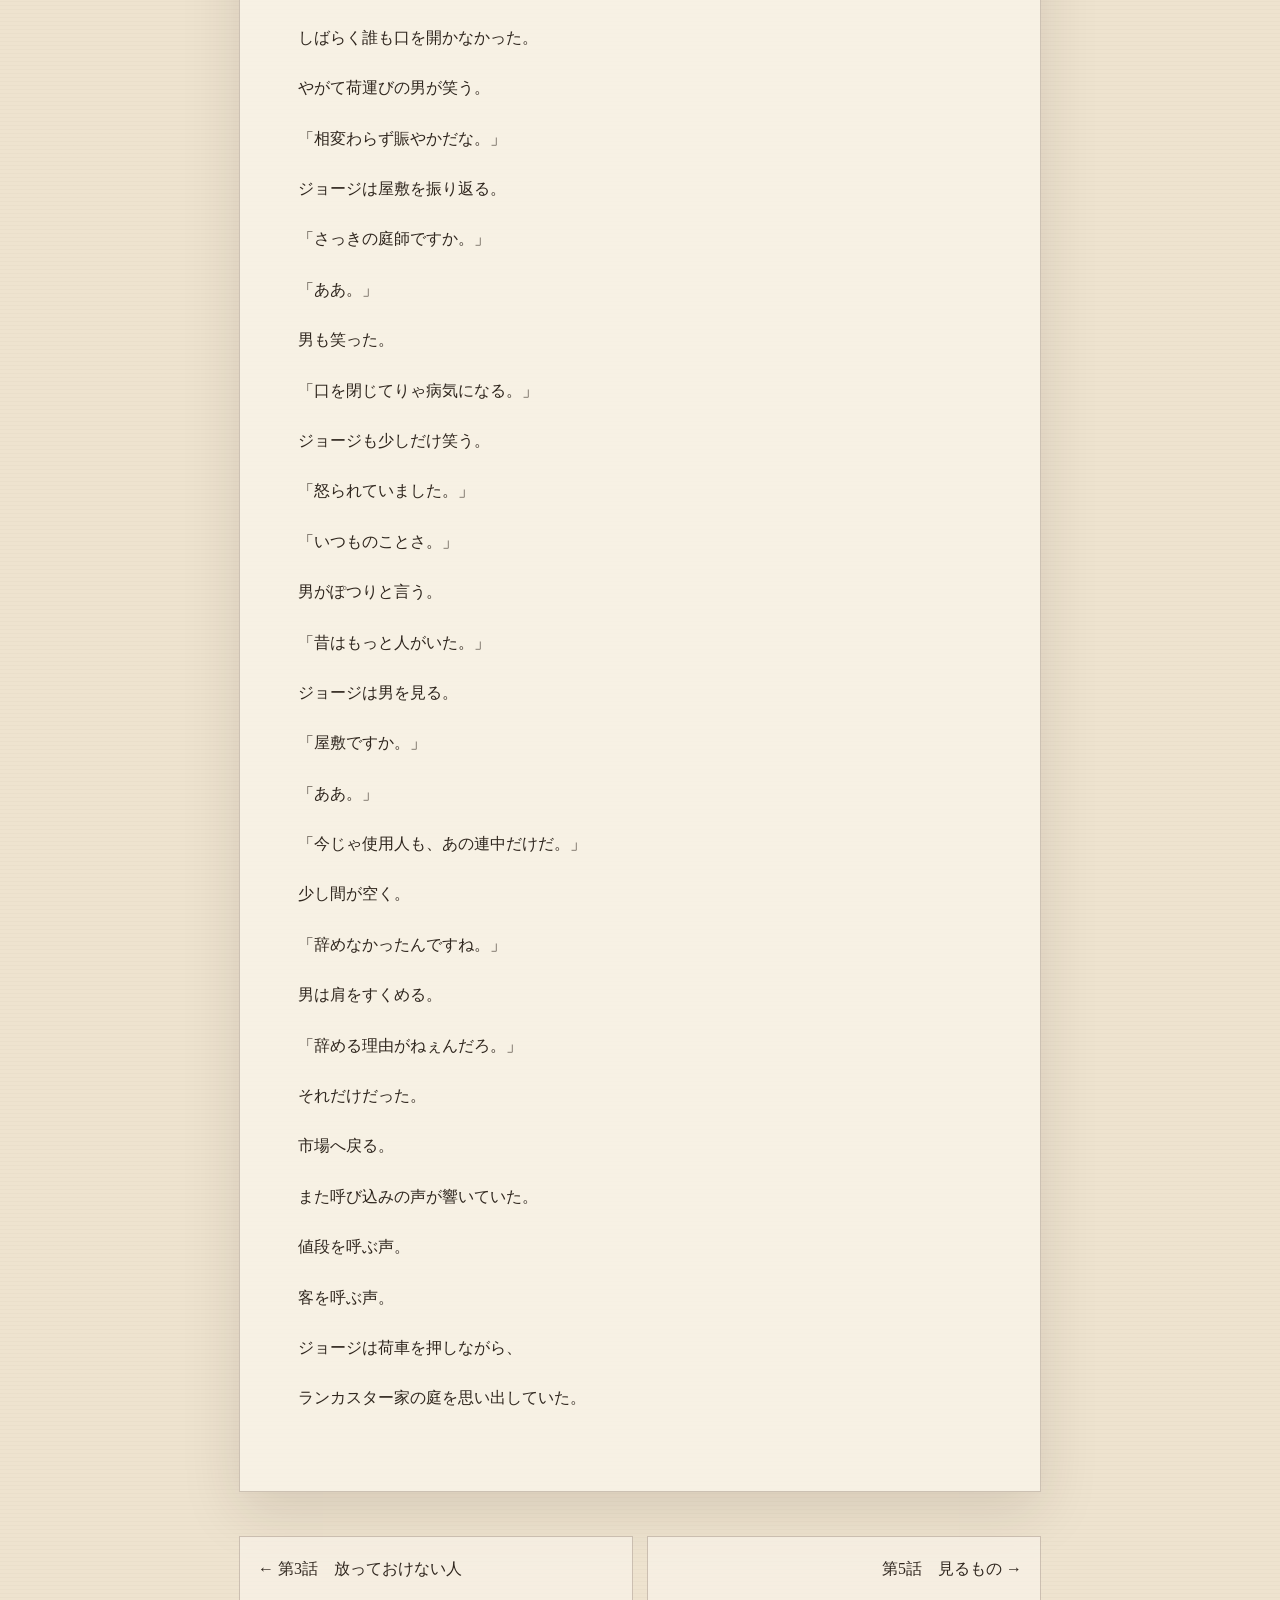
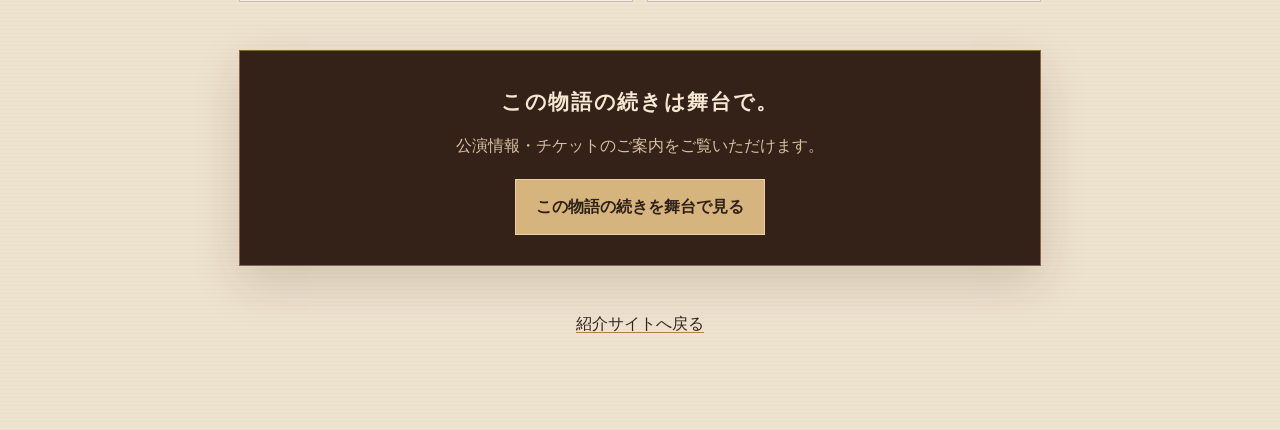
<file: episodes/episode-04.html>
<!doctype html><html lang="ja"><head>
<!-- Google tag (gtag.js) -->
<script async src="https://www.googletagmanager.com/gtag/js?id=G-8DNPQG0FT4"></script>
<script>
  window.dataLayer = window.dataLayer || [];
  function gtag(){dataLayer.push(arguments);}
  gtag('js', new Date());
  gtag('config', 'G-8DNPQG0FT4');
</script>
<!-- End Google tag --><meta charset="utf-8"><meta name="viewport" content="width=device-width,initial-scale=1"><title>第4話 ランカスター家｜舞台『光～HIKARI～』前日譚</title><link rel="stylesheet" href="../assets/episode.css"><meta name="description" content="舞台「光～HIKARI～」前日譚 第4話「ランカスター家」。若き日のジョージ・ミラーの物語。"><meta name="theme-color" content="#3e291e"><meta property="og:type" content="article"><meta property="og:site_name" content="舞台『光～HIKARI～』前日譚"><meta property="og:locale" content="ja_JP"><meta property="og:title" content="第4話 ランカスター家｜舞台『光～HIKARI～』前日譚"><meta property="og:description" content="舞台「光～HIKARI～」前日譚 第4話「ランカスター家」。若き日のジョージ・ミラーの物語。"><meta property="og:image" content="../assets/episode-04.jpg"><meta name="twitter:card" content="summary_large_image"><link rel="icon" href="../assets/favicon.svg" type="image/svg+xml"></head><body><header class="top"><div class="top-inner"><a href="../index.html">舞台『光～HIKARI～』前日譚</a><a href="../index.html#episodes">エピソード一覧</a></div></header><main class="wrap"><div class="kicker">EPISODE 04</div><h1 class="title">ランカスター家</h1><div class="rule"></div><section class="episode-music" aria-label="このエピソードのBGM"><p class="music-label">ORIGINAL SOUNDTRACK</p><p class="music-title">Lancaster House</p><p class="music-note">この物語を音楽とともに</p><audio controls preload="none"><source src="../assets/music/episode-04.mp3" type="audio/mpeg">お使いのブラウザでは音声を再生できません。</audio></section><figure class="album"><img src="../assets/episode-04.webp" alt="第4話 ランカスター家のアルバム画像"><figcaption>人生のアルバム — Episode 04</figcaption></figure><article class="story"><p>昼過ぎだった。</p><p>荷車へ木箱が積み込まれる。</p><p>布。</p><p>瓶。</p><p>麻袋。</p><p>市場の店主が帳面を閉じる。</p><p>「ランカスター家へ頼む。」</p><p>荷運びの男が縄を締めた。</p><p>「食器だから気をつけろ。」</p><p>ジョージも木箱へ手を添える。</p><p>「はい。」</p><p>荷車が動き出した。</p><div class="divider">◇</div><p>市場を離れる。</p><p>店が少しずつ減る。</p><p>石畳は広くなり、</p><p>並木道が続く。</p><p>荷車はゆるやかな坂を上っていく。</p><p>やがて、大きな鉄門が見えてきた。</p><p>荷車が止まる。</p><p>ジョージは門柱を見る。</p><p>Lancaster</p><p>石に刻まれた文字。</p><p>その向こうには、大きな屋敷が建っていた。</p><p>門が開く。</p><p>荷車が屋敷へ入る。</p><p>砂利を踏む音だけが響いていた。</p><p>庭は広かった。</p><p>花壇には季節の花が並び、</p><p>芝は短く刈り揃えられている。</p><p>派手さはない。</p><p>けれど、どこにも手入れを怠った跡は見当たらなかった。</p><p>荷車が玄関前で止まる。</p><p>扉が開く。</p><p>黒い燕尾服の男が一礼した。</p><p>「お待ちしておりました。」</p><p>荷運びの男が荷札を渡す。</p><p>「市場からです。」</p><p>男は荷札へ目を通す。</p><p>「ありがとうございます。」</p><p>その時だった。</p><p>庭木を手入れしていた男が顔を上げる。</p><p>「おっ、バトラー。」</p><p>「今日は皿かい。」</p><p>執事はそちらを見る。</p><p>「そのようです。」</p><p>男は笑う。</p><p>「じゃあ今日は、バネッサの機嫌が良くなるな。」</p><p>庭の奥から、小柄な女性が鉢植えを抱えて歩いてきた。</p><p>「アルフ。」</p><p>「口ばっかり動かして、手元がお留守だよ。」</p><p>男は肩をすくめる。</p><p>「ばかやろう。」</p><p>「庭木ってのは、たまには話しかけてやらないとな。」</p><p>「何を気持ち悪いこと言ってるんだい！」</p><p>「誰かが通るたんびに、ぺちゃくちゃぺちゃくちゃ……。」</p><p>女性は鉢植えを抱え直し、小さくため息をつく。</p><p>「ごめんね、バトラー。」</p><p>「仕事の邪魔しちゃって。」</p><p>ジョージにも目を向ける。</p><p>「そこのお兄さんも、ごめんね。」</p><p>執事は小さく首を振る。</p><p>「問題ありません。」</p><p>木箱へ手を掛けた。</p><p>ジョージも反対側を持つ。</p><div class="divider">◇</div><p>木箱を抱え、屋敷へ入る。</p><p>床板は歩くたびに小さく鳴った。</p><p>磨かれている。</p><p>壁には古い絵画。</p><p>棚には銀の燭台。</p><p>どれも新しくはない。</p><p>それでも埃一つ見当たらなかった。</p><p>執事は迷いなく廊下を進む。</p><p>角を曲がる。</p><p>もう一つ曲がる。</p><p>「こちらへ。」</p><p>応接間だった。</p><p>大きな暖炉。</p><p>長椅子。</p><p>窓際には花が飾られている。</p><p>執事が木箱を見下ろす。</p><p>「こちらへ置いていただけますか。」</p><p>ジョージは静かに木箱を下ろした。</p><p>音を立てないよう、</p><p>そっと手を離す。</p><p>木箱を置き終える。</p><p>執事が中身を確かめる。</p><p>皿は割れていない。</p><p>小さくうなずく。</p><p>「確かにお預かりしました。」</p><p>その時だった。</p><p>廊下の奥から足音が聞こえた。</p><p>「バトラー。」</p><p>聞き覚えのある声だった。</p><p>ジョージは振り向く。</p><p>あの日の女性だった。</p><p>薄い青のワンピース。</p><p>両手には何冊かの本を抱えている。</p><p>女性もジョージに気付いた。</p><p>「あ。」</p><p>少し目を丸くする。</p><p>「この前の。」</p><p>執事が一礼する。</p><p>「エリザベス様。」</p><p>エリザベスは小さく微笑む。</p><p>「その節は、ありがとうございました。」</p><p>「父への贈り物も、無事に見つかりました。」</p><p>ジョージはうなずく。</p><p>「それは良かったです。」</p><p>エリザベスも小さく頭を下げる。</p><p>「失礼します。」</p><p>本を抱え直し、そのまま廊下の奥へ歩いていった。</p><p>執事は木箱へ蓋を戻した。</p><p>「確かにお預かりしました。」</p><p>荷運びの男が軽く頭を下げる。</p><p>「ありがとうございました。」</p><p>執事も一礼する。</p><p>「こちらこそ、いつもありがとうございます。」</p><p>ジョージも軽く頭を下げる。</p><p>玄関を出る。</p><p>荷車へ向かう。</p><p>「ジョージ。」</p><p>荷運びの男が声を掛けた。</p><p>「次へ行くぞ。」</p><p>「はい。」</p><p>ジョージは荷車へ向かう。</p><p>その声だけが、屋敷へ残った。</p><div class="divider">◇</div><p>荷車が門を出る。</p><p>車輪が石畳を鳴らす。</p><p>しばらく誰も口を開かなかった。</p><p>やがて荷運びの男が笑う。</p><p>「相変わらず賑やかだな。」</p><p>ジョージは屋敷を振り返る。</p><p>「さっきの庭師ですか。」</p><p>「ああ。」</p><p>男も笑った。</p><p>「口を閉じてりゃ病気になる。」</p><p>ジョージも少しだけ笑う。</p><p>「怒られていました。」</p><p>「いつものことさ。」</p><p>男がぽつりと言う。</p><p>「昔はもっと人がいた。」</p><p>ジョージは男を見る。</p><p>「屋敷ですか。」</p><p>「ああ。」</p><p>「今じゃ使用人も、あの連中だけだ。」</p><p>少し間が空く。</p><p>「辞めなかったんですね。」</p><p>男は肩をすくめる。</p><p>「辞める理由がねぇんだろ。」</p><p>それだけだった。</p><p>市場へ戻る。</p><p>また呼び込みの声が響いていた。</p><p>値段を呼ぶ声。</p><p>客を呼ぶ声。</p><p>ジョージは荷車を押しながら、</p><p>ランカスター家の庭を思い出していた。</p></article><nav class="pager"><a href="episode-03.html">← 第3話　放っておけない人</a><a class="next" href="episode-05.html">第5話　見るもの →</a></nav><aside class="stage-cta"><strong>この物語の続きは舞台で。</strong><p>公演情報・チケットのご案内をご覧いただけます。</p><a href="https://hikari202608.hp.peraichi.com" target="_blank" rel="noopener noreferrer">この物語の続きを舞台で見る</a></aside><div class="back"><a href="../index.html">紹介サイトへ戻る</a></div></main><!-- GA4 custom events -->
<script>
  document.querySelectorAll('a[href="https://hikari202608.hp.peraichi.com"]').forEach((link, index) => {
    link.addEventListener('click', () => {
      gtag('event', 'stage_lp_click', {
        link_url: link.href,
        link_text: link.textContent.trim(),
        link_position: index === 0 ? 'primary' : 'secondary'
      });
    });
  });

  document.querySelectorAll('audio').forEach((audio) => {
    let sent = false;
    audio.addEventListener('play', () => {
      if (sent) return;
      sent = true;
      const source = audio.querySelector('source');
      gtag('event', 'bgm_play', {
        audio_file: source ? source.getAttribute('src') : '',
        page_title: document.title
      });
    });
  });
</script>
<!-- End GA4 custom events -->
</body></html>
</file>
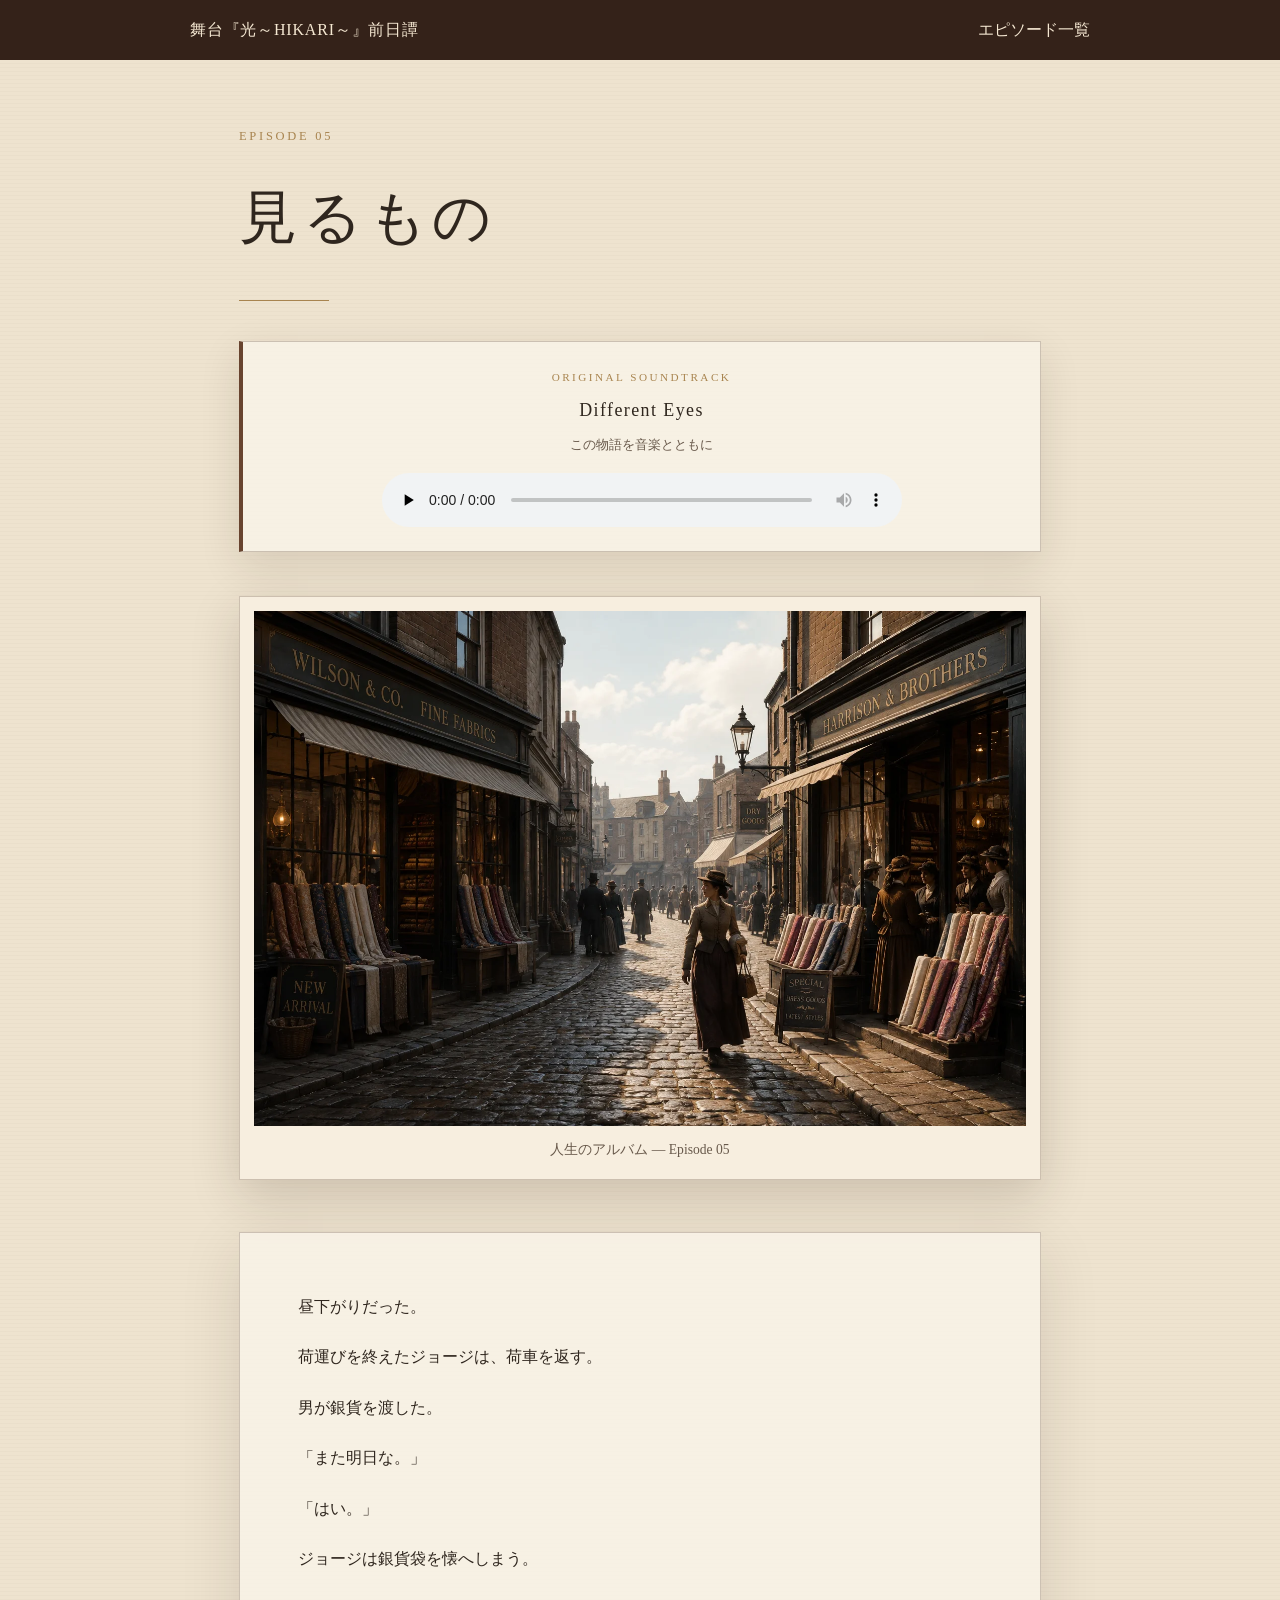
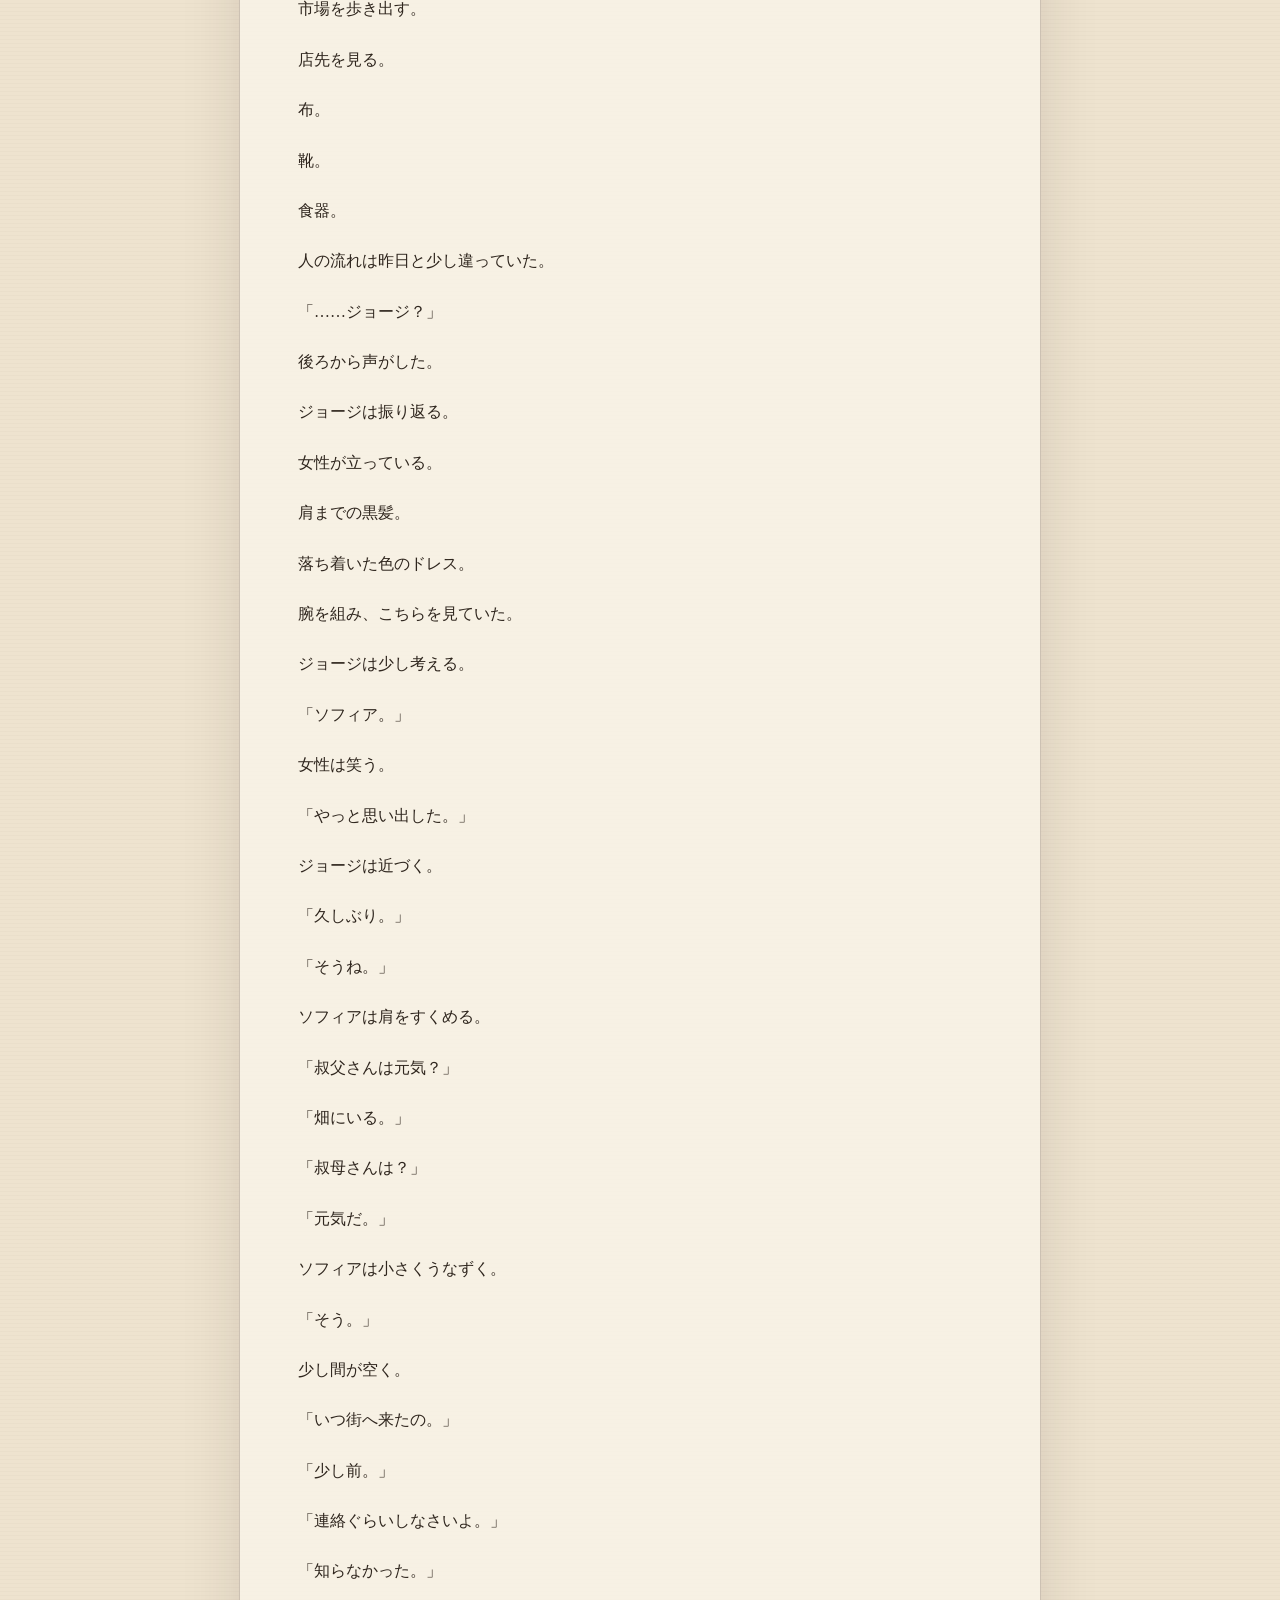
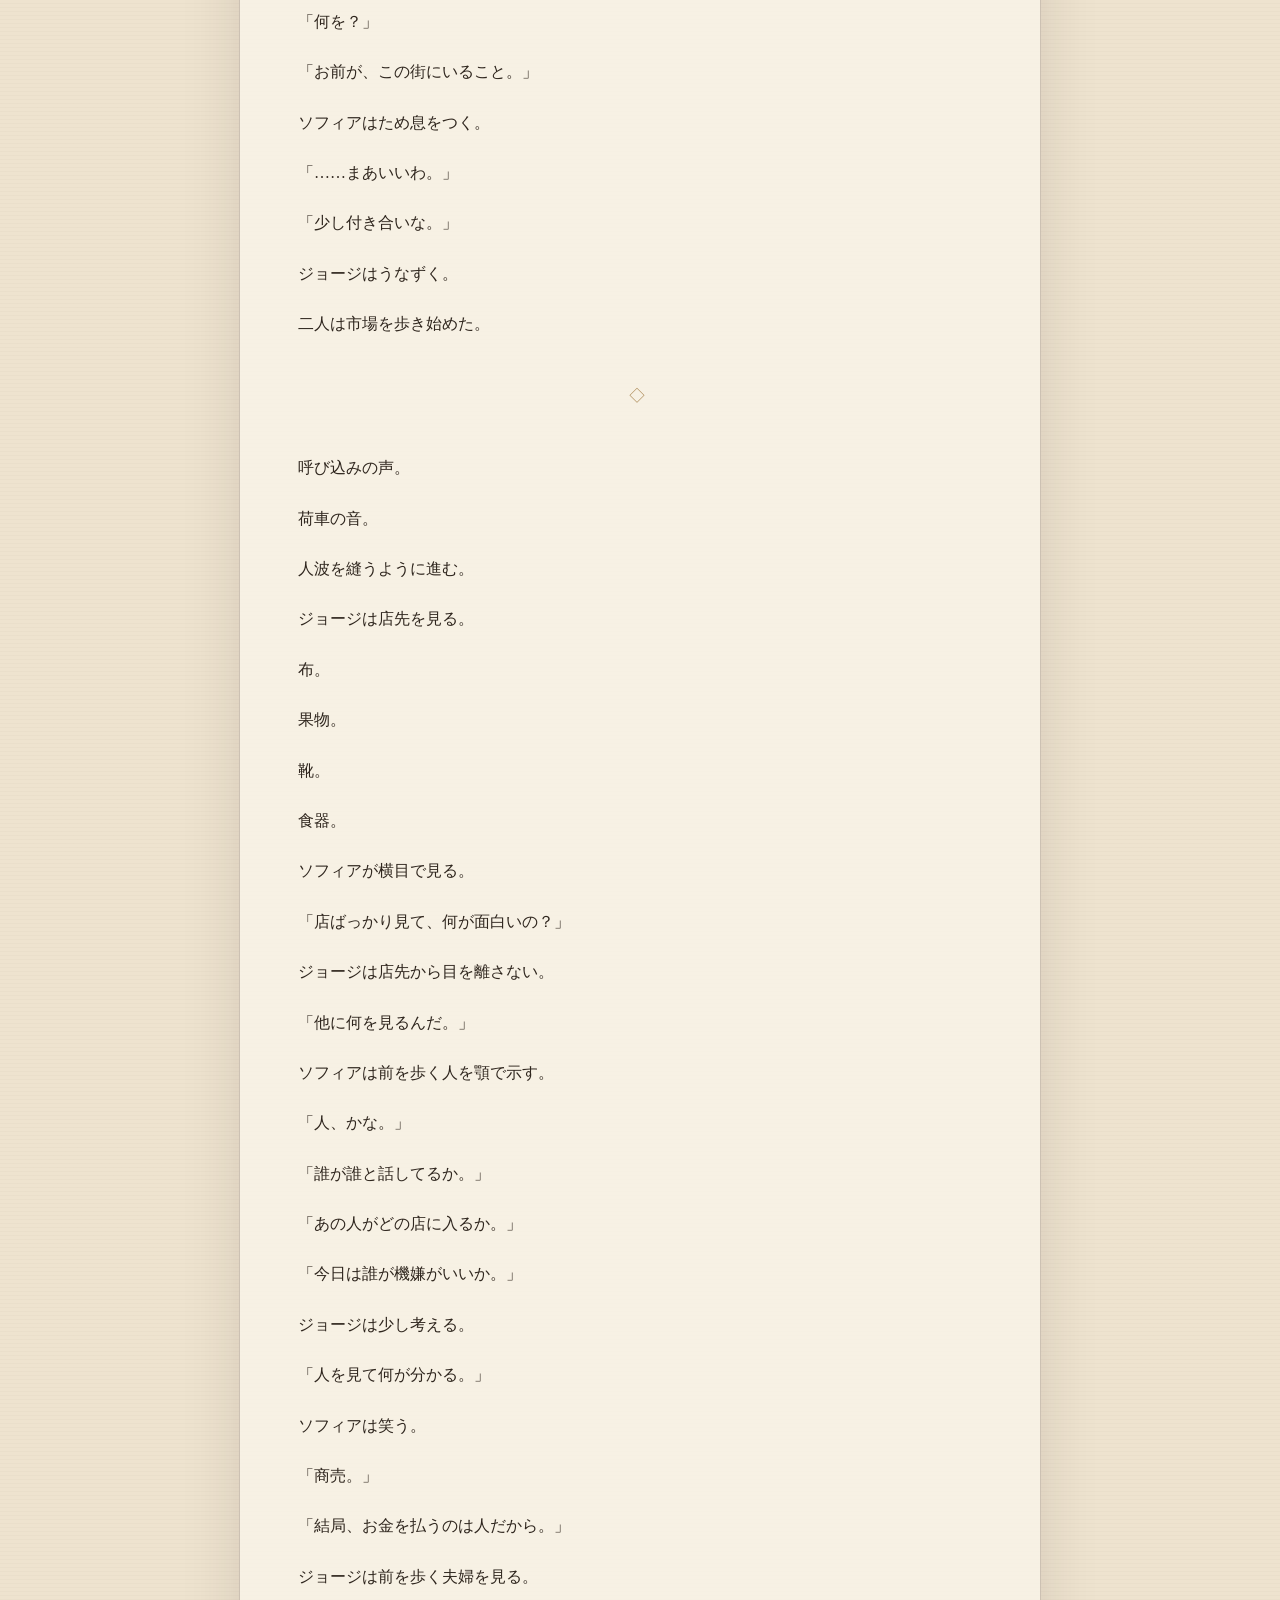
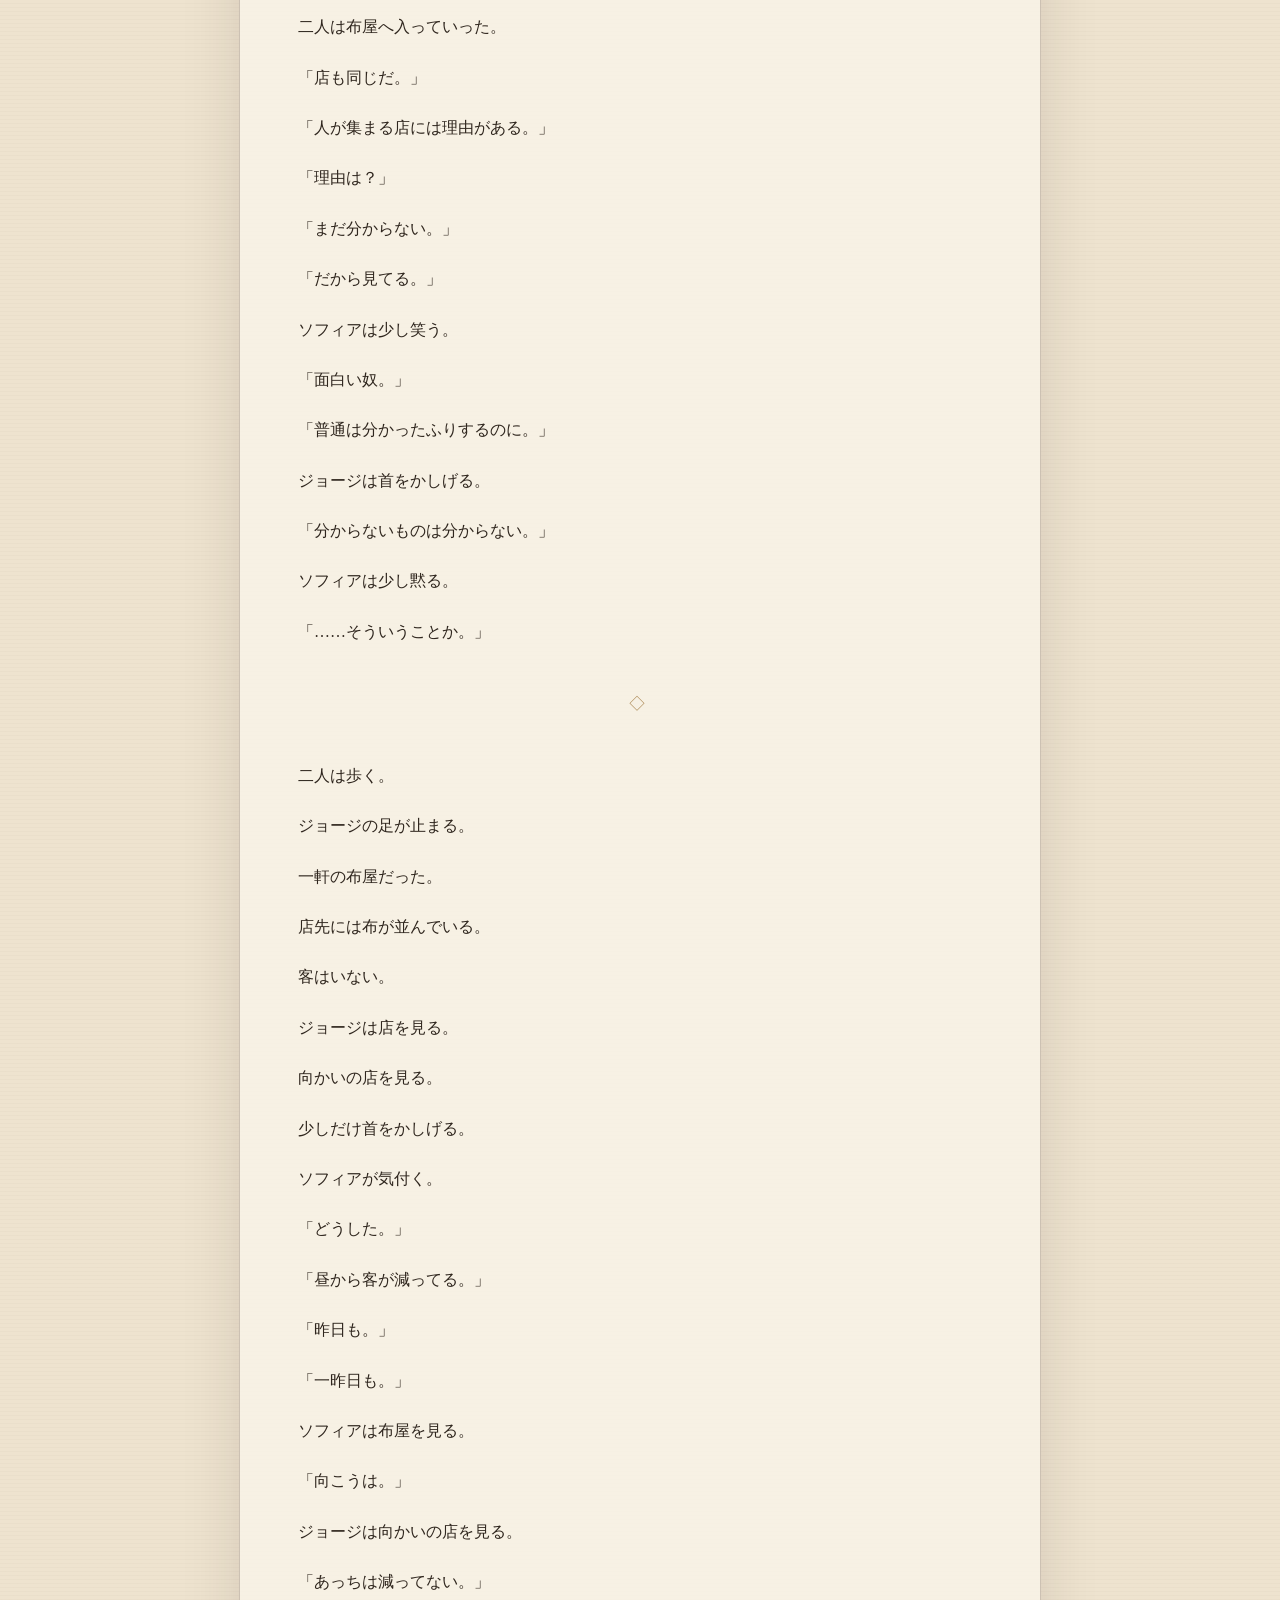
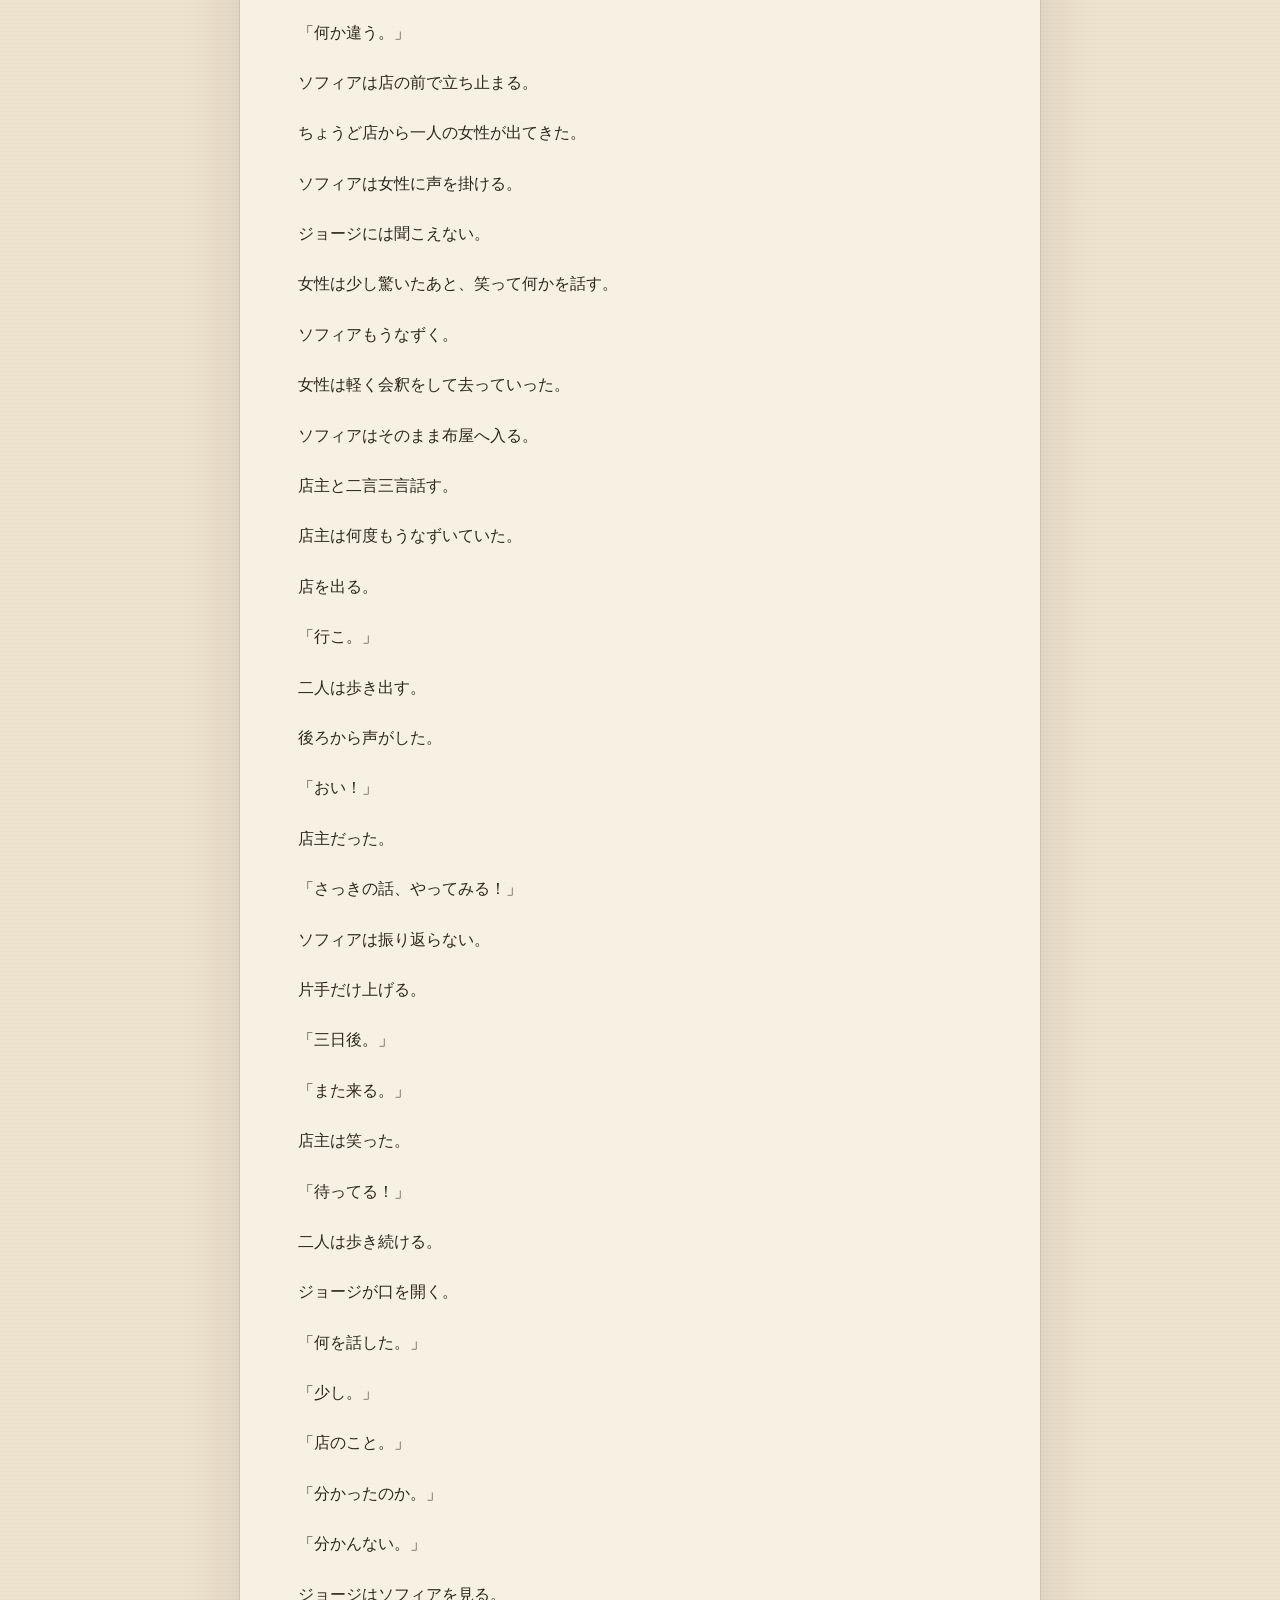
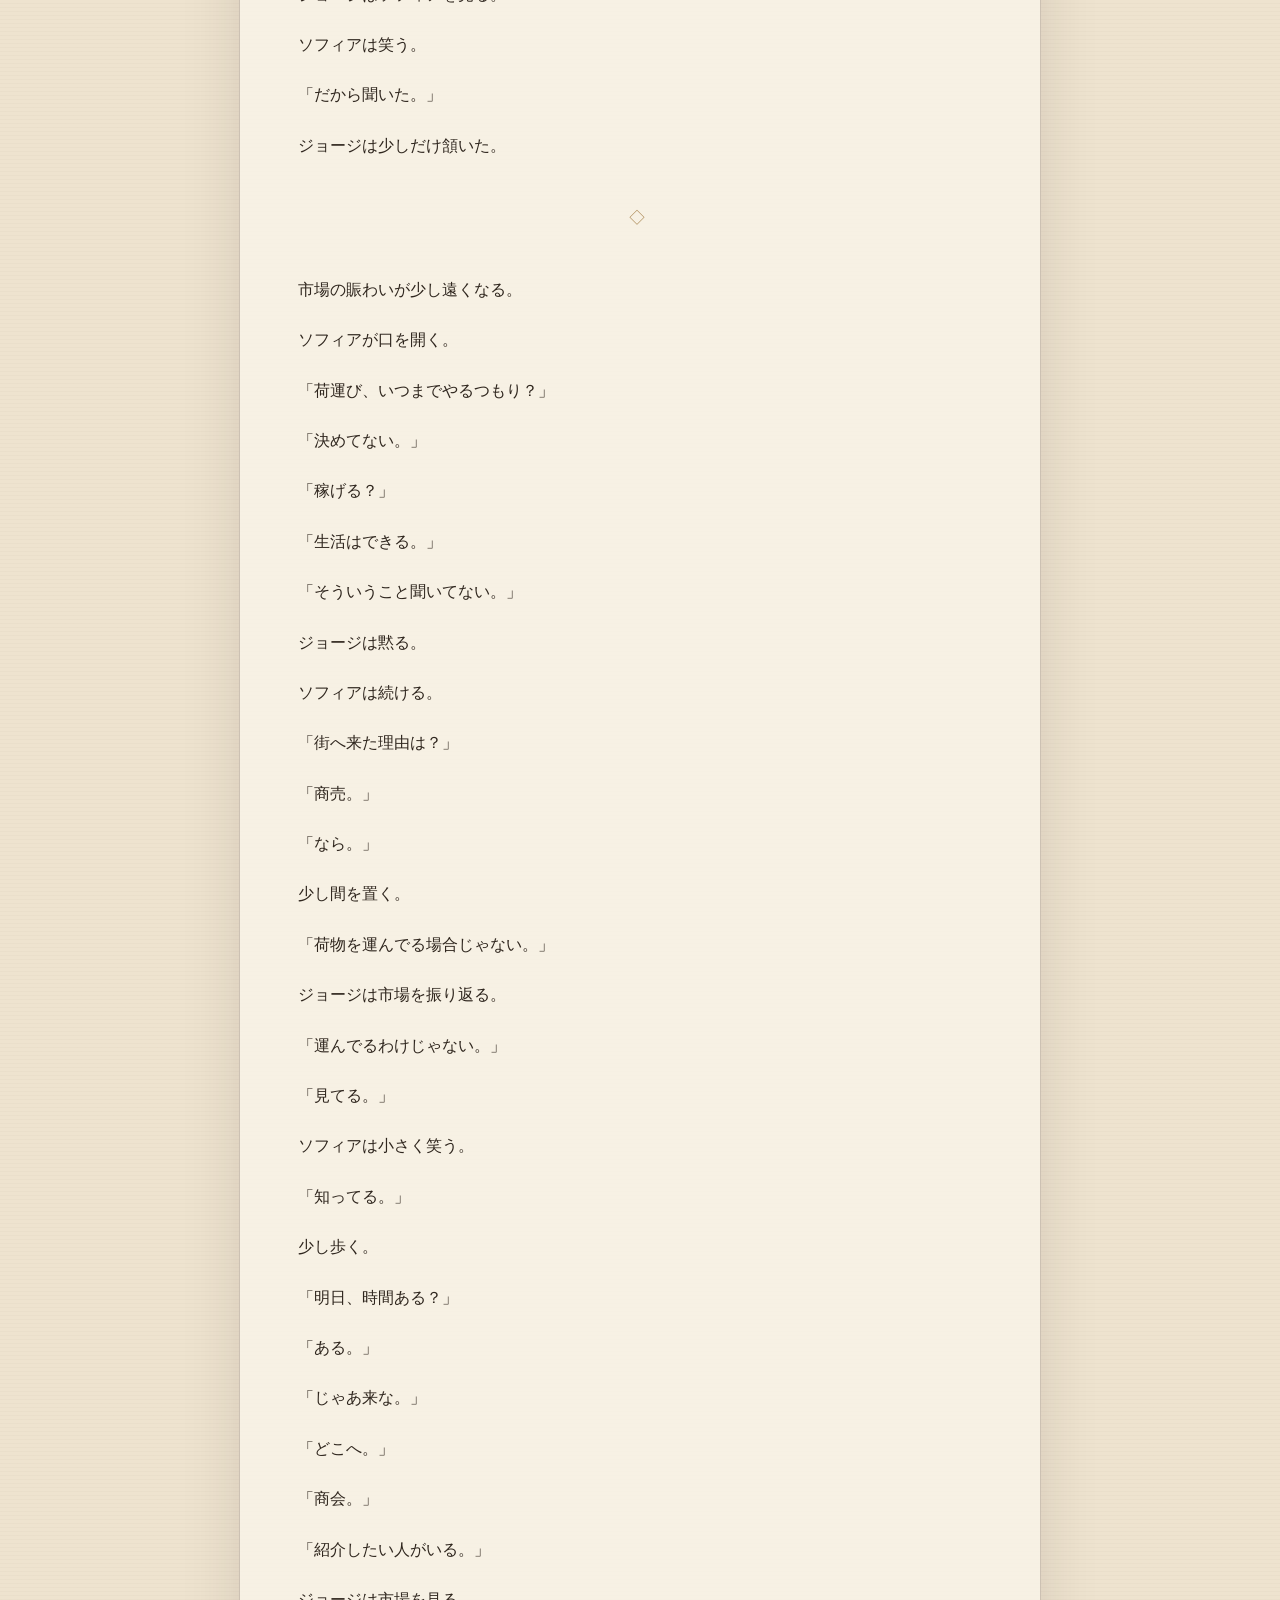
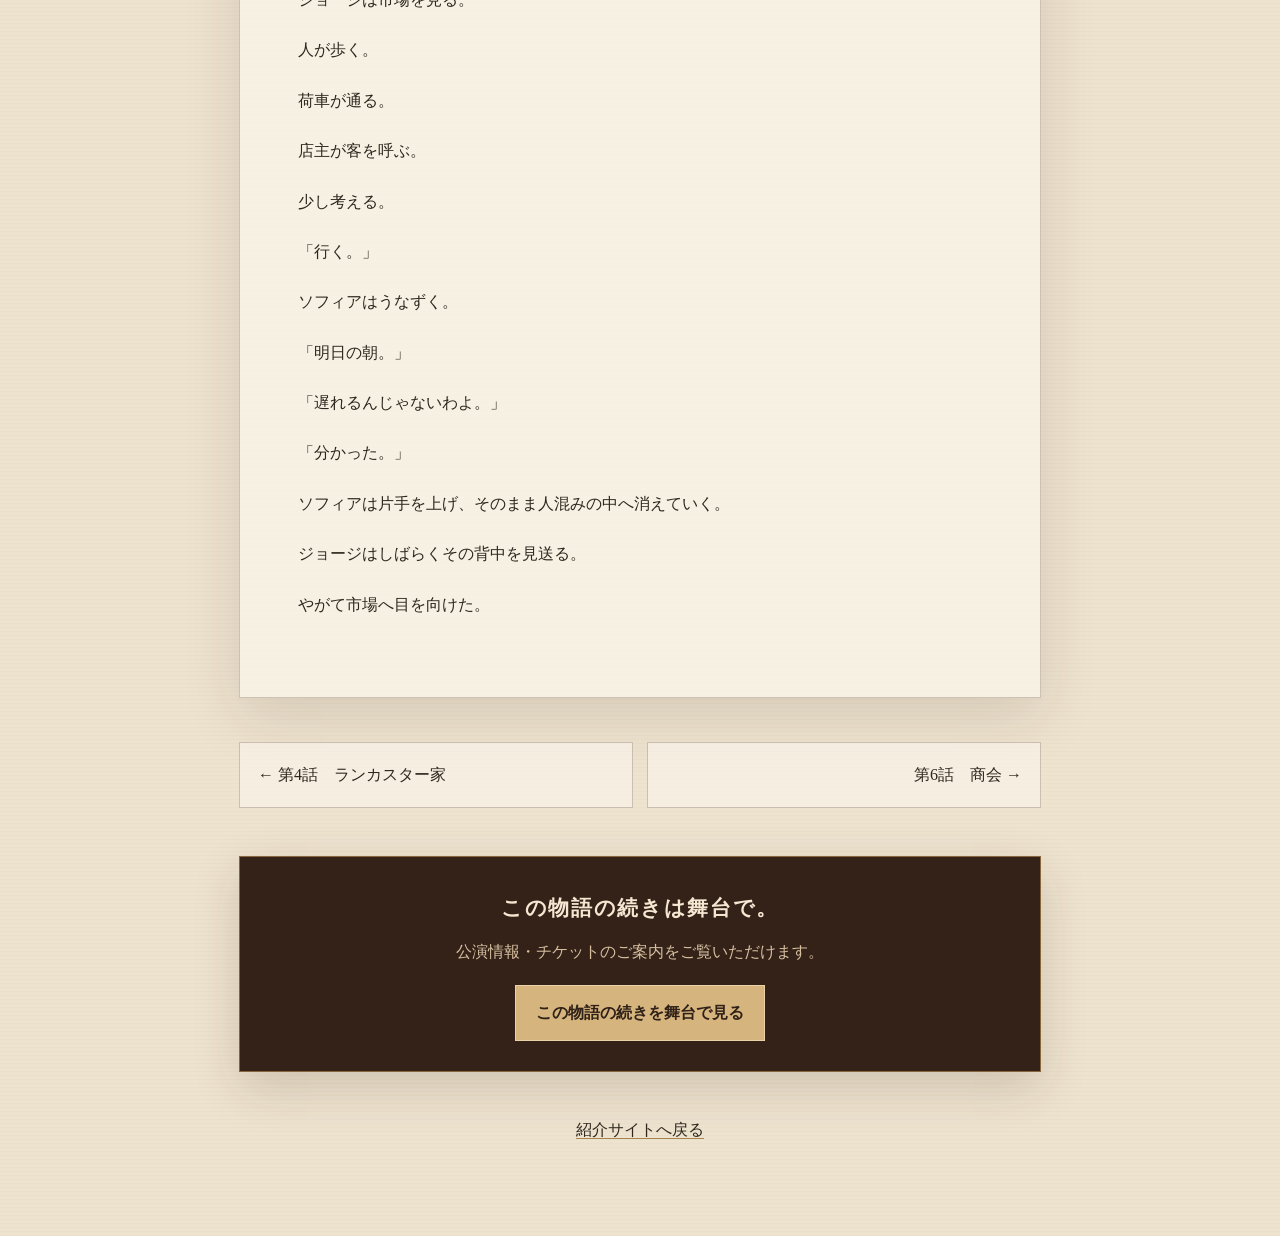
<file: episodes/episode-05.html>
<!doctype html><html lang="ja"><head>
<!-- Google tag (gtag.js) -->
<script async src="https://www.googletagmanager.com/gtag/js?id=G-8DNPQG0FT4"></script>
<script>
  window.dataLayer = window.dataLayer || [];
  function gtag(){dataLayer.push(arguments);}
  gtag('js', new Date());
  gtag('config', 'G-8DNPQG0FT4');
</script>
<!-- End Google tag --><meta charset="utf-8"><meta name="viewport" content="width=device-width,initial-scale=1"><title>第5話 見るもの｜舞台『光～HIKARI～』前日譚</title><link rel="stylesheet" href="../assets/episode.css"><meta name="description" content="舞台「光～HIKARI～」前日譚 第5話「見るもの」。若き日のジョージ・ミラーの物語。"><meta name="theme-color" content="#3e291e"><meta property="og:type" content="article"><meta property="og:site_name" content="舞台『光～HIKARI～』前日譚"><meta property="og:locale" content="ja_JP"><meta property="og:title" content="第5話 見るもの｜舞台『光～HIKARI～』前日譚"><meta property="og:description" content="舞台「光～HIKARI～」前日譚 第5話「見るもの」。若き日のジョージ・ミラーの物語。"><meta property="og:image" content="../assets/episode-05.jpg"><meta name="twitter:card" content="summary_large_image"><link rel="icon" href="../assets/favicon.svg" type="image/svg+xml"></head><body><header class="top"><div class="top-inner"><a href="../index.html">舞台『光～HIKARI～』前日譚</a><a href="../index.html#episodes">エピソード一覧</a></div></header><main class="wrap"><div class="kicker">EPISODE 05</div><h1 class="title">見るもの</h1><div class="rule"></div><section class="episode-music" aria-label="このエピソードのBGM"><p class="music-label">ORIGINAL SOUNDTRACK</p><p class="music-title">Different Eyes</p><p class="music-note">この物語を音楽とともに</p><audio controls preload="none"><source src="../assets/music/episode-05.mp3" type="audio/mpeg">お使いのブラウザでは音声を再生できません。</audio></section><figure class="album"><img src="../assets/episode-05.webp" alt="第5話 見るもののアルバム画像"><figcaption>人生のアルバム — Episode 05</figcaption></figure><article class="story"><p>昼下がりだった。</p><p>荷運びを終えたジョージは、荷車を返す。</p><p>男が銀貨を渡した。</p><p>「また明日な。」</p><p>「はい。」</p><p>ジョージは銀貨袋を懐へしまう。</p><p>市場を歩き出す。</p><p>店先を見る。</p><p>布。</p><p>靴。</p><p>食器。</p><p>人の流れは昨日と少し違っていた。</p><p>「……ジョージ？」</p><p>後ろから声がした。</p><p>ジョージは振り返る。</p><p>女性が立っている。</p><p>肩までの黒髪。</p><p>落ち着いた色のドレス。</p><p>腕を組み、こちらを見ていた。</p><p>ジョージは少し考える。</p><p>「ソフィア。」</p><p>女性は笑う。</p><p>「やっと思い出した。」</p><p>ジョージは近づく。</p><p>「久しぶり。」</p><p>「そうね。」</p><p>ソフィアは肩をすくめる。</p><p>「叔父さんは元気？」</p><p>「畑にいる。」</p><p>「叔母さんは？」</p><p>「元気だ。」</p><p>ソフィアは小さくうなずく。</p><p>「そう。」</p><p>少し間が空く。</p><p>「いつ街へ来たの。」</p><p>「少し前。」</p><p>「連絡ぐらいしなさいよ。」</p><p>「知らなかった。」</p><p>「何を？」</p><p>「お前が、この街にいること。」</p><p>ソフィアはため息をつく。</p><p>「……まあいいわ。」</p><p>「少し付き合いな。」</p><p>ジョージはうなずく。</p><p>二人は市場を歩き始めた。</p><div class="divider">◇</div><p>呼び込みの声。</p><p>荷車の音。</p><p>人波を縫うように進む。</p><p>ジョージは店先を見る。</p><p>布。</p><p>果物。</p><p>靴。</p><p>食器。</p><p>ソフィアが横目で見る。</p><p>「店ばっかり見て、何が面白いの？」</p><p>ジョージは店先から目を離さない。</p><p>「他に何を見るんだ。」</p><p>ソフィアは前を歩く人を顎で示す。</p><p>「人、かな。」</p><p>「誰が誰と話してるか。」</p><p>「あの人がどの店に入るか。」</p><p>「今日は誰が機嫌がいいか。」</p><p>ジョージは少し考える。</p><p>「人を見て何が分かる。」</p><p>ソフィアは笑う。</p><p>「商売。」</p><p>「結局、お金を払うのは人だから。」</p><p>ジョージは前を歩く夫婦を見る。</p><p>二人は布屋へ入っていった。</p><p>「店も同じだ。」</p><p>「人が集まる店には理由がある。」</p><p>「理由は？」</p><p>「まだ分からない。」</p><p>「だから見てる。」</p><p>ソフィアは少し笑う。</p><p>「面白い奴。」</p><p>「普通は分かったふりするのに。」</p><p>ジョージは首をかしげる。</p><p>「分からないものは分からない。」</p><p>ソフィアは少し黙る。</p><p>「……そういうことか。」</p><div class="divider">◇</div><p>二人は歩く。</p><p>ジョージの足が止まる。</p><p>一軒の布屋だった。</p><p>店先には布が並んでいる。</p><p>客はいない。</p><p>ジョージは店を見る。</p><p>向かいの店を見る。</p><p>少しだけ首をかしげる。</p><p>ソフィアが気付く。</p><p>「どうした。」</p><p>「昼から客が減ってる。」</p><p>「昨日も。」</p><p>「一昨日も。」</p><p>ソフィアは布屋を見る。</p><p>「向こうは。」</p><p>ジョージは向かいの店を見る。</p><p>「あっちは減ってない。」</p><p>「何か違う。」</p><p>ソフィアは店の前で立ち止まる。</p><p>ちょうど店から一人の女性が出てきた。</p><p>ソフィアは女性に声を掛ける。</p><p>ジョージには聞こえない。</p><p>女性は少し驚いたあと、笑って何かを話す。</p><p>ソフィアもうなずく。</p><p>女性は軽く会釈をして去っていった。</p><p>ソフィアはそのまま布屋へ入る。</p><p>店主と二言三言話す。</p><p>店主は何度もうなずいていた。</p><p>店を出る。</p><p>「行こ。」</p><p>二人は歩き出す。</p><p>後ろから声がした。</p><p>「おい！」</p><p>店主だった。</p><p>「さっきの話、やってみる！」</p><p>ソフィアは振り返らない。</p><p>片手だけ上げる。</p><p>「三日後。」</p><p>「また来る。」</p><p>店主は笑った。</p><p>「待ってる！」</p><p>二人は歩き続ける。</p><p>ジョージが口を開く。</p><p>「何を話した。」</p><p>「少し。」</p><p>「店のこと。」</p><p>「分かったのか。」</p><p>「分かんない。」</p><p>ジョージはソフィアを見る。</p><p>ソフィアは笑う。</p><p>「だから聞いた。」</p><p>ジョージは少しだけ頷いた。</p><div class="divider">◇</div><p>市場の賑わいが少し遠くなる。</p><p>ソフィアが口を開く。</p><p>「荷運び、いつまでやるつもり？」</p><p>「決めてない。」</p><p>「稼げる？」</p><p>「生活はできる。」</p><p>「そういうこと聞いてない。」</p><p>ジョージは黙る。</p><p>ソフィアは続ける。</p><p>「街へ来た理由は？」</p><p>「商売。」</p><p>「なら。」</p><p>少し間を置く。</p><p>「荷物を運んでる場合じゃない。」</p><p>ジョージは市場を振り返る。</p><p>「運んでるわけじゃない。」</p><p>「見てる。」</p><p>ソフィアは小さく笑う。</p><p>「知ってる。」</p><p>少し歩く。</p><p>「明日、時間ある？」</p><p>「ある。」</p><p>「じゃあ来な。」</p><p>「どこへ。」</p><p>「商会。」</p><p>「紹介したい人がいる。」</p><p>ジョージは市場を見る。</p><p>人が歩く。</p><p>荷車が通る。</p><p>店主が客を呼ぶ。</p><p>少し考える。</p><p>「行く。」</p><p>ソフィアはうなずく。</p><p>「明日の朝。」</p><p>「遅れるんじゃないわよ。」</p><p>「分かった。」</p><p>ソフィアは片手を上げ、そのまま人混みの中へ消えていく。</p><p>ジョージはしばらくその背中を見送る。</p><p>やがて市場へ目を向けた。</p></article><nav class="pager"><a href="episode-04.html">← 第4話　ランカスター家</a><a class="next" href="episode-06.html">第6話　商会 →</a></nav><aside class="stage-cta"><strong>この物語の続きは舞台で。</strong><p>公演情報・チケットのご案内をご覧いただけます。</p><a href="https://hikari202608.hp.peraichi.com" target="_blank" rel="noopener noreferrer">この物語の続きを舞台で見る</a></aside><div class="back"><a href="../index.html">紹介サイトへ戻る</a></div></main><!-- GA4 custom events -->
<script>
  document.querySelectorAll('a[href="https://hikari202608.hp.peraichi.com"]').forEach((link, index) => {
    link.addEventListener('click', () => {
      gtag('event', 'stage_lp_click', {
        link_url: link.href,
        link_text: link.textContent.trim(),
        link_position: index === 0 ? 'primary' : 'secondary'
      });
    });
  });

  document.querySelectorAll('audio').forEach((audio) => {
    let sent = false;
    audio.addEventListener('play', () => {
      if (sent) return;
      sent = true;
      const source = audio.querySelector('source');
      gtag('event', 'bgm_play', {
        audio_file: source ? source.getAttribute('src') : '',
        page_title: document.title
      });
    });
  });
</script>
<!-- End GA4 custom events -->
</body></html>
</file>
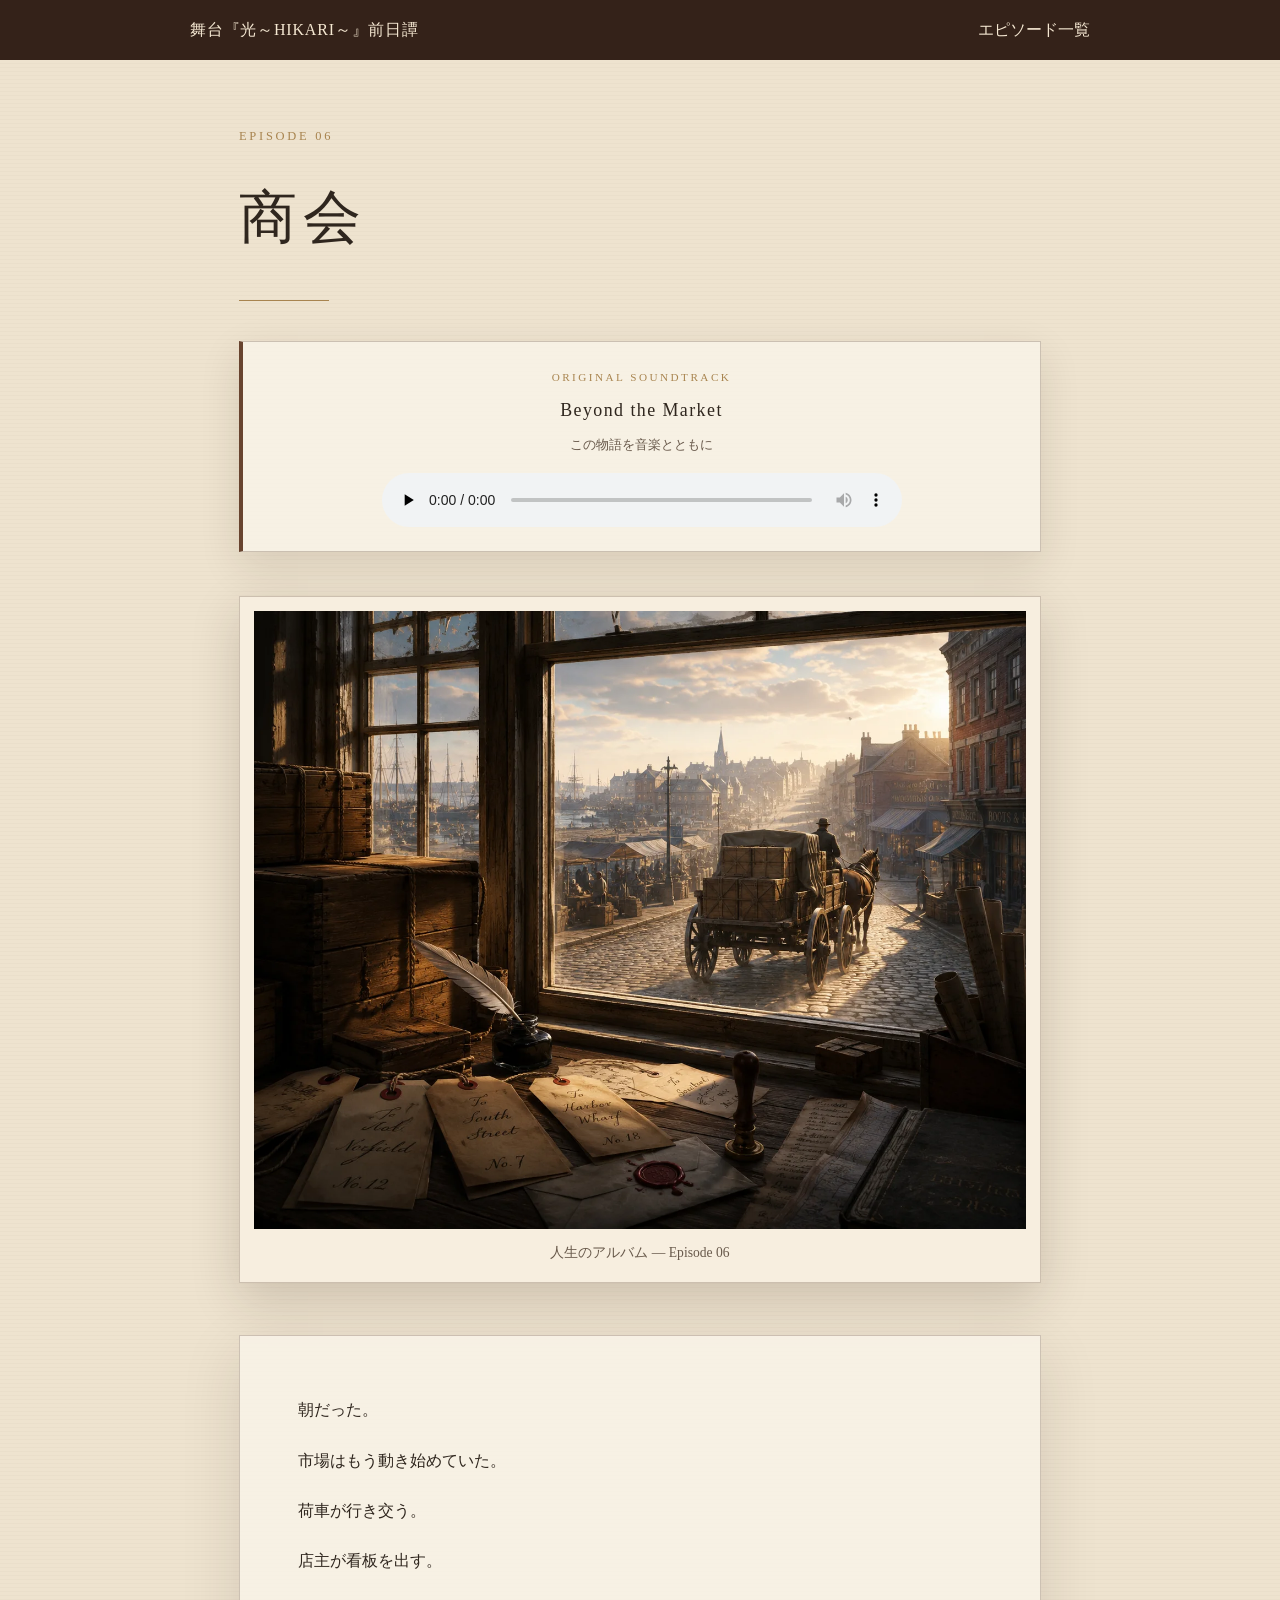
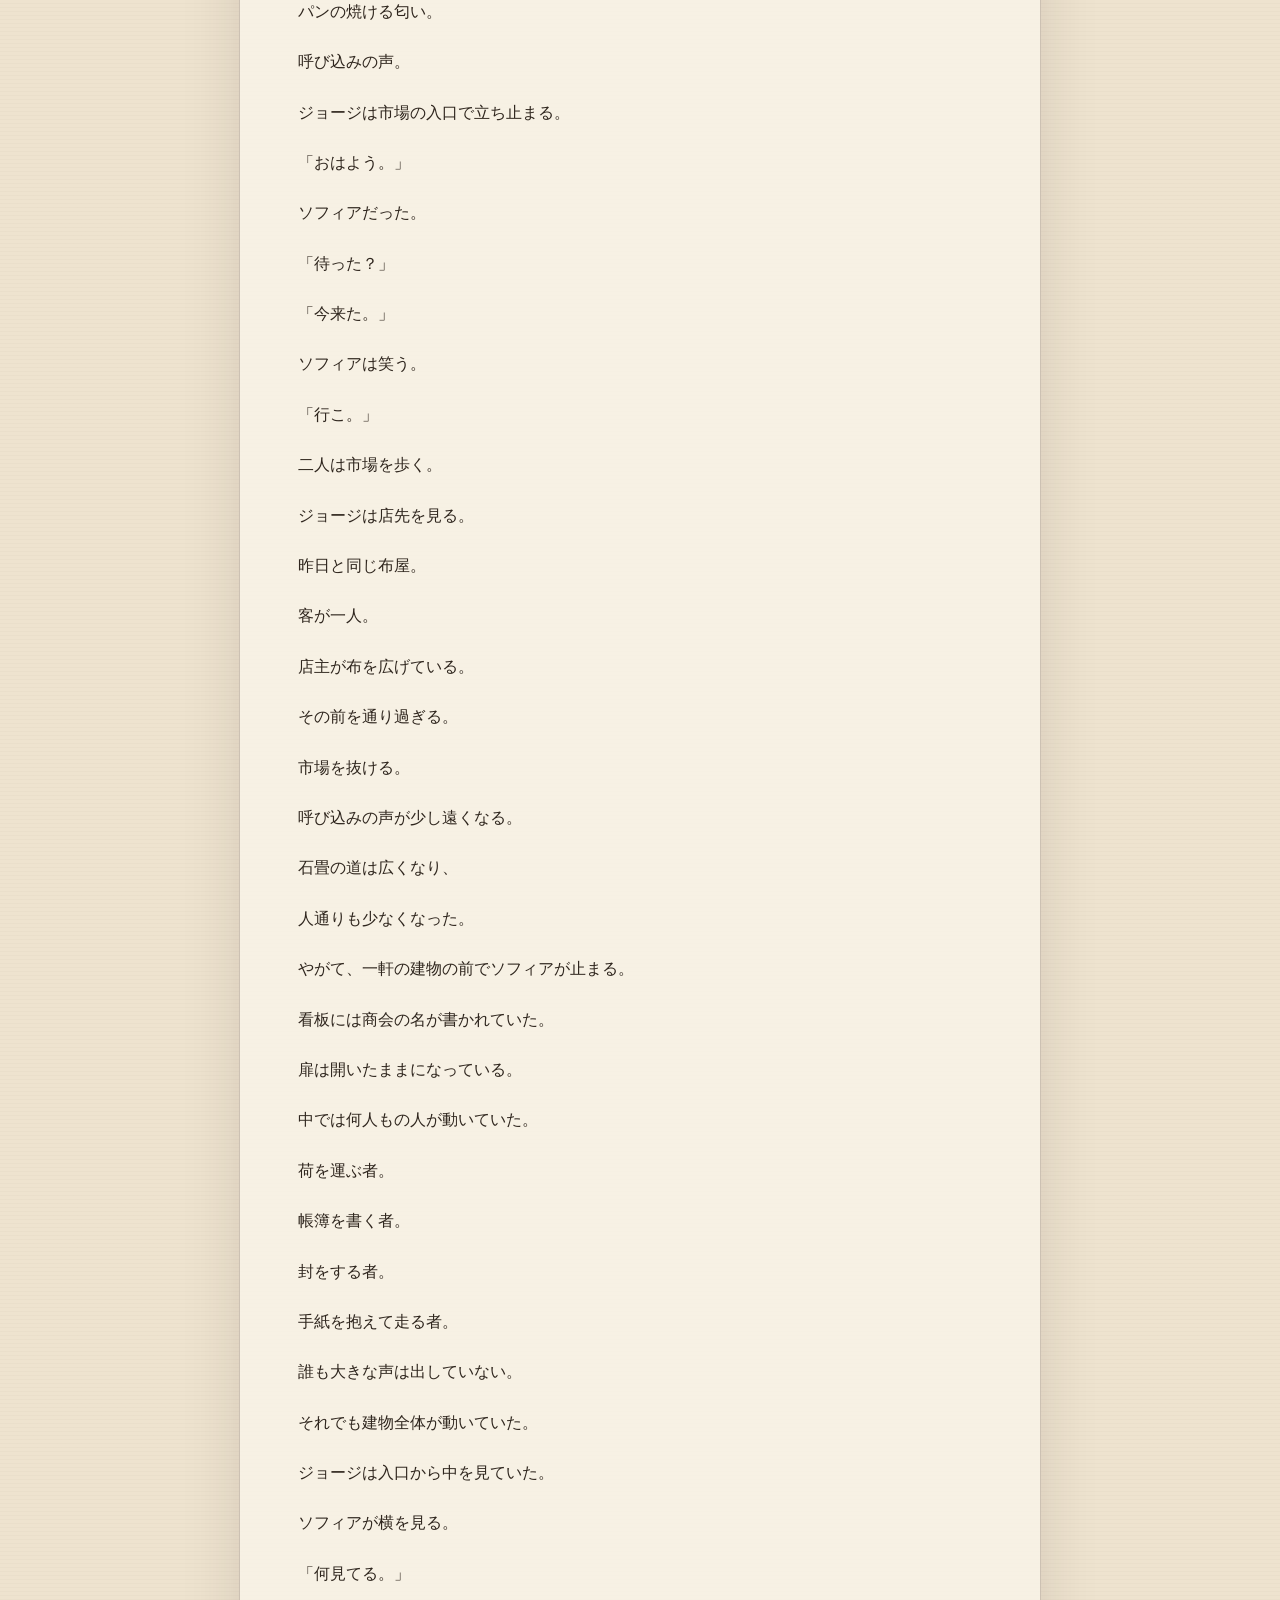
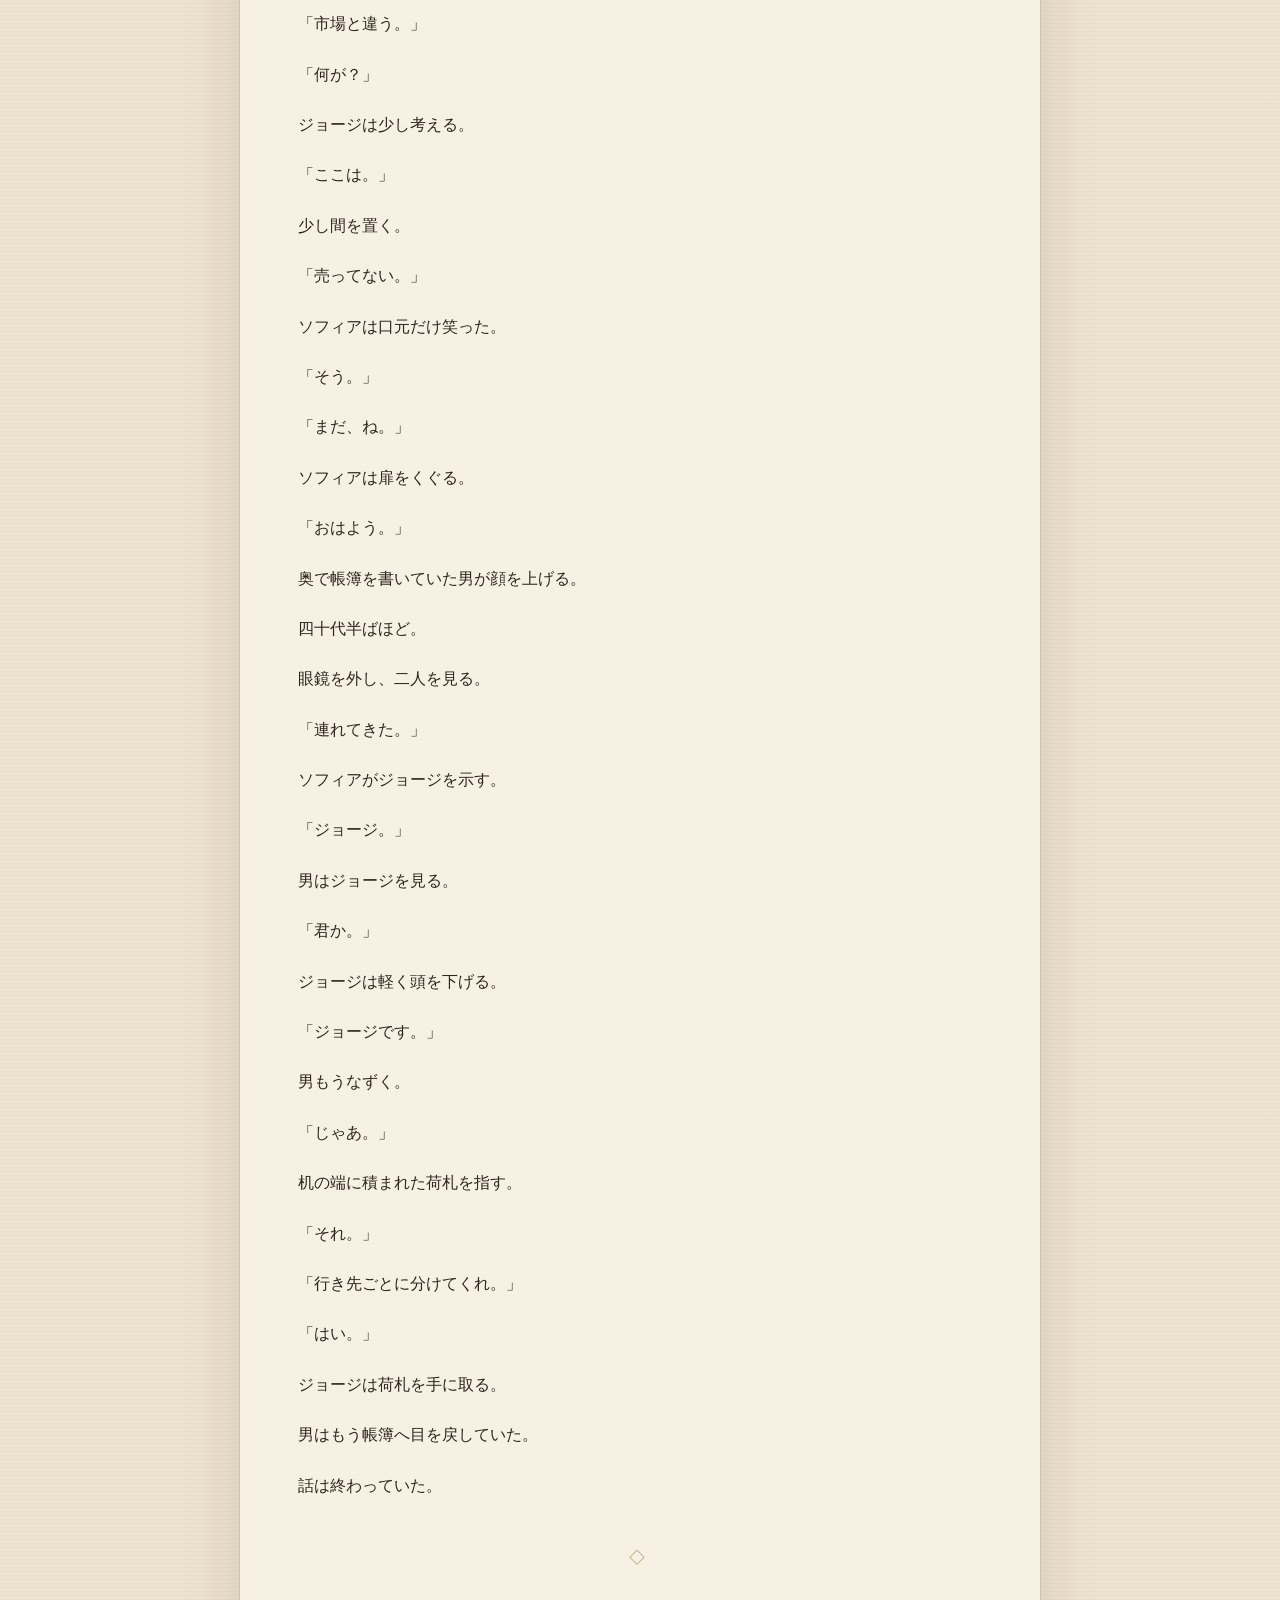
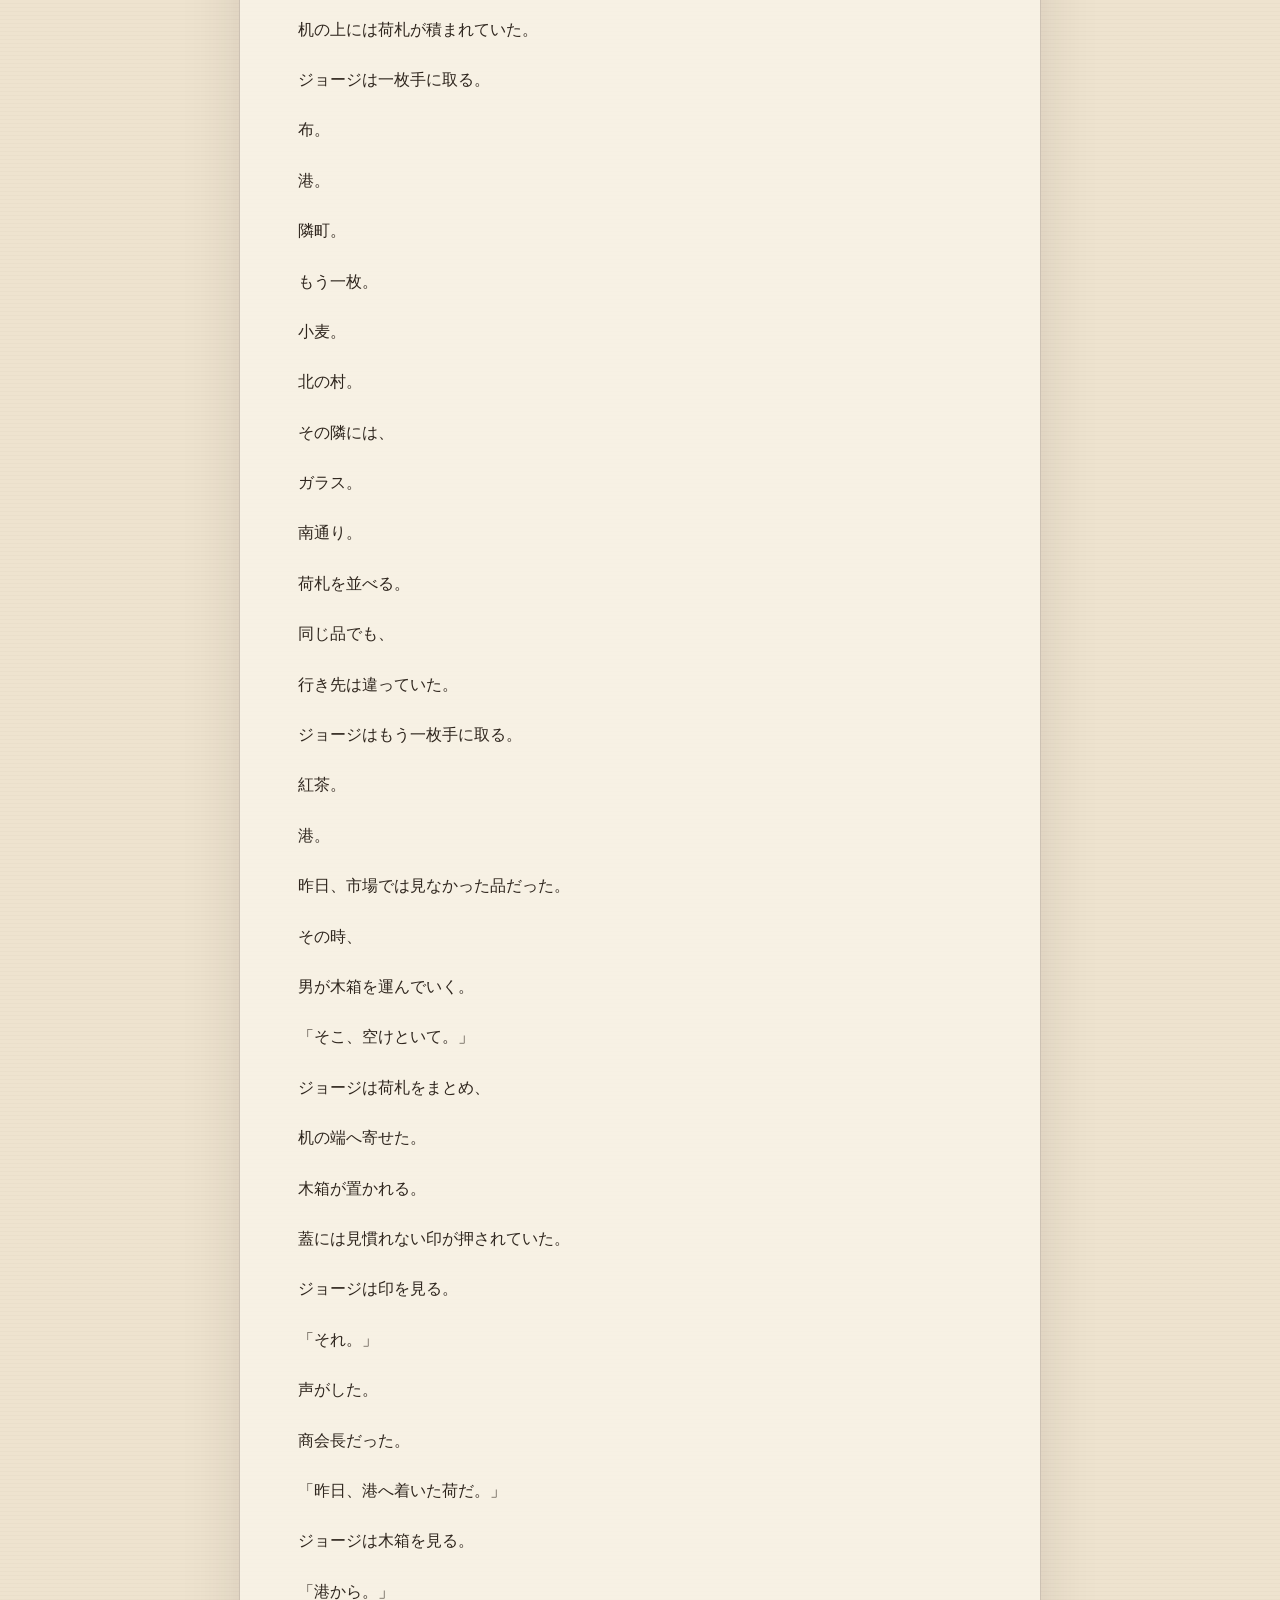
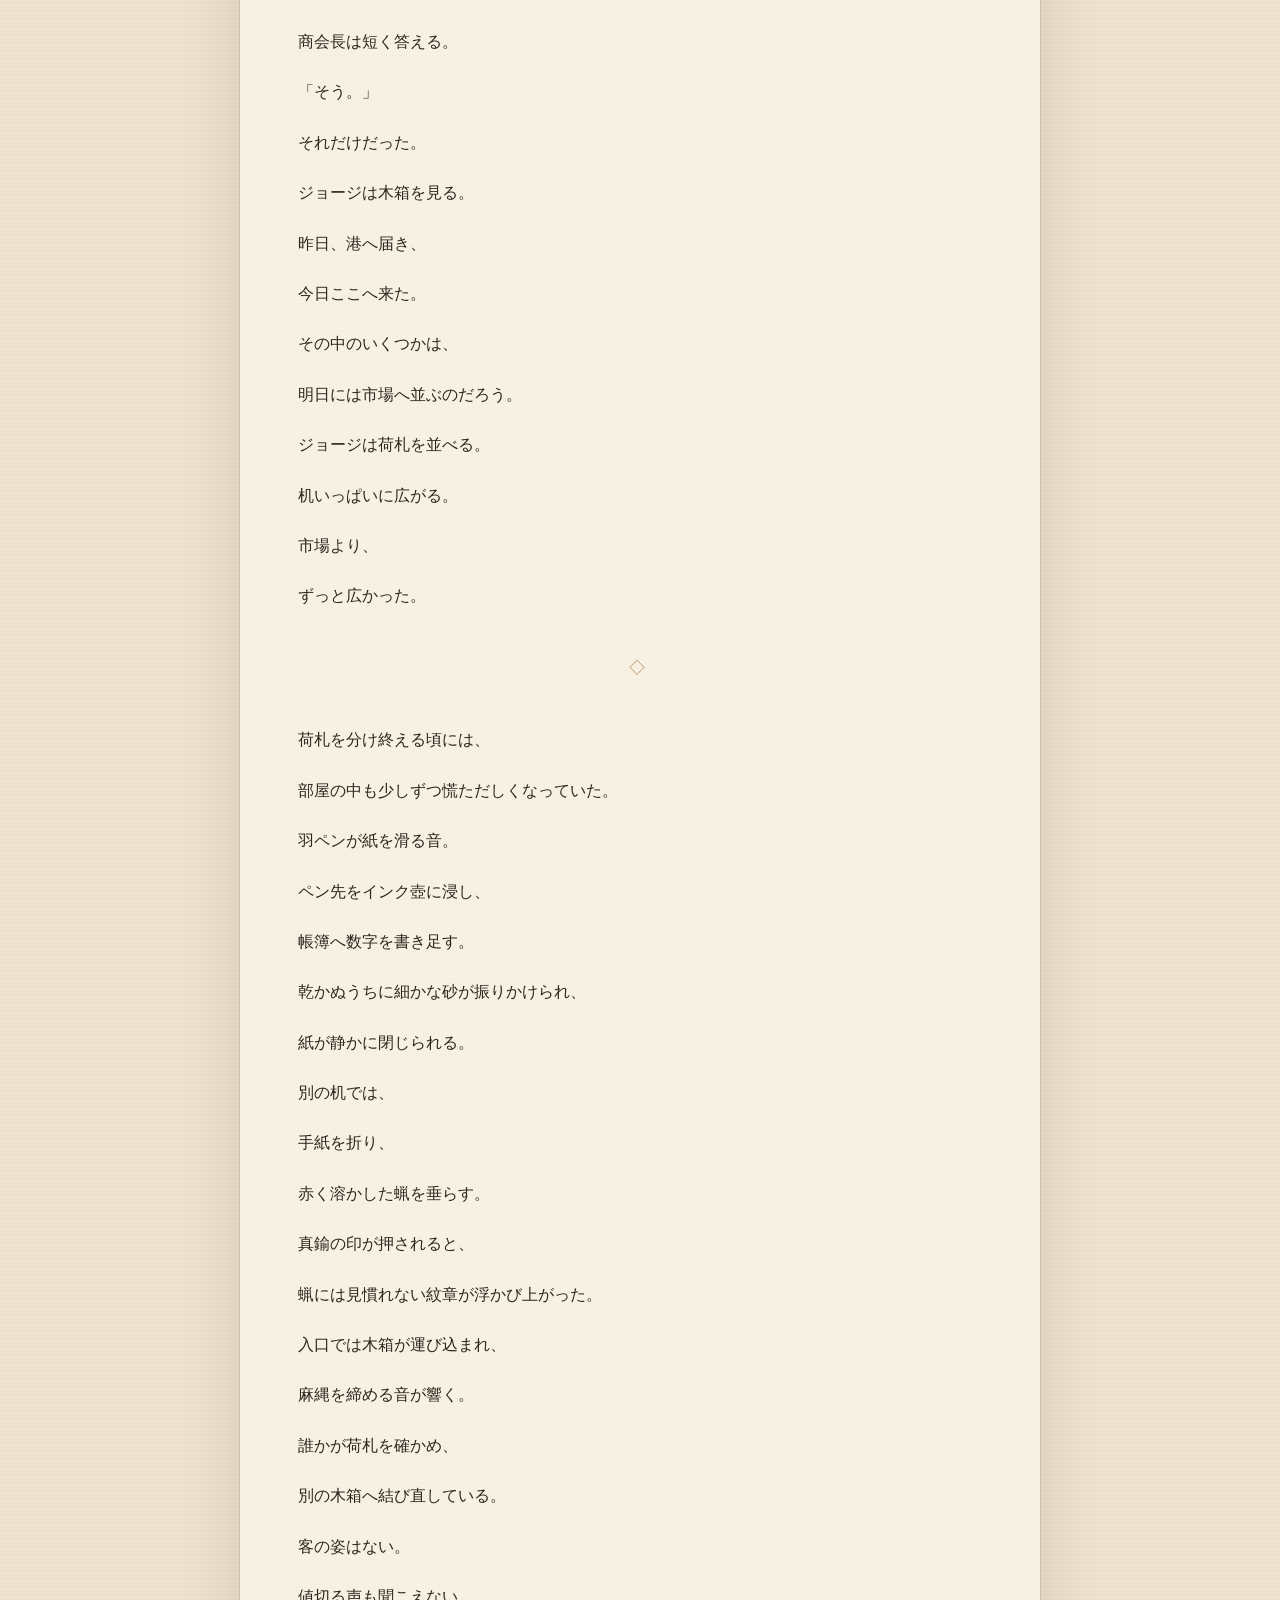
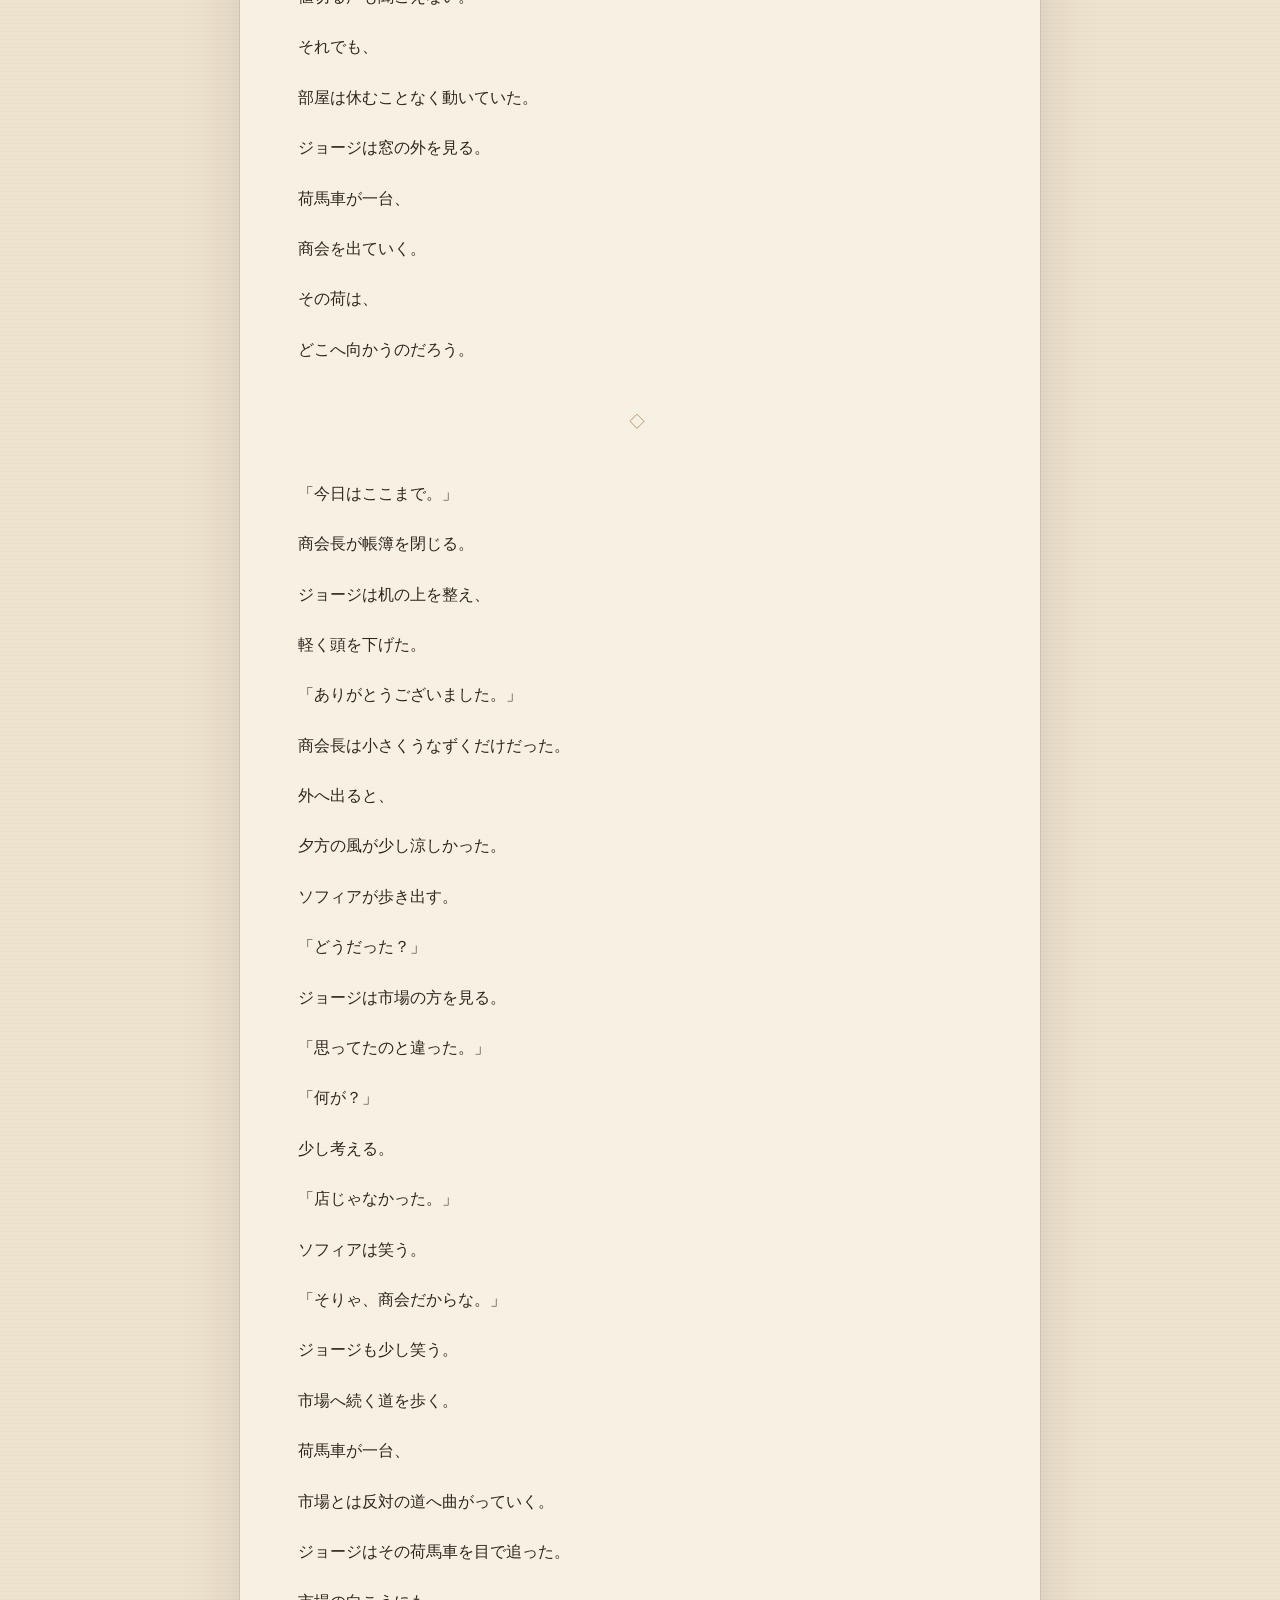
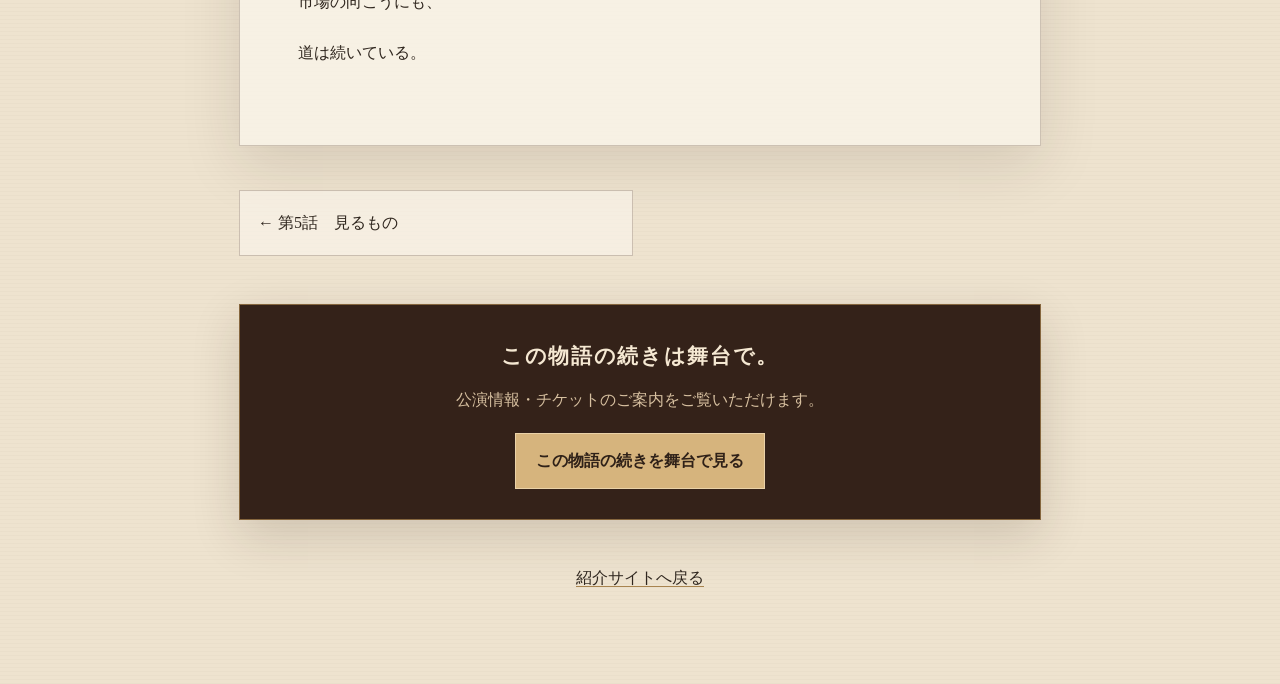
<file: episodes/episode-06.html>
<!doctype html><html lang="ja"><head>
<!-- Google tag (gtag.js) -->
<script async src="https://www.googletagmanager.com/gtag/js?id=G-8DNPQG0FT4"></script>
<script>
  window.dataLayer = window.dataLayer || [];
  function gtag(){dataLayer.push(arguments);}
  gtag('js', new Date());
  gtag('config', 'G-8DNPQG0FT4');
</script>
<!-- End Google tag --><meta charset="utf-8"><meta name="viewport" content="width=device-width,initial-scale=1"><title>第6話 商会｜舞台『光～HIKARI～』前日譚</title><link rel="stylesheet" href="../assets/episode.css"><meta name="description" content="舞台「光～HIKARI～」前日譚 第6話「商会」。若き日のジョージ・ミラーの物語。"><meta name="theme-color" content="#3e291e"><meta property="og:type" content="article"><meta property="og:site_name" content="舞台『光～HIKARI～』前日譚"><meta property="og:locale" content="ja_JP"><meta property="og:title" content="第6話 商会｜舞台『光～HIKARI～』前日譚"><meta property="og:description" content="舞台「光～HIKARI～」前日譚 第6話「商会」。若き日のジョージ・ミラーの物語。"><meta property="og:image" content="../assets/episode-06.jpg"><meta name="twitter:card" content="summary_large_image"><link rel="icon" href="../assets/favicon.svg" type="image/svg+xml"></head><body><header class="top"><div class="top-inner"><a href="../index.html">舞台『光～HIKARI～』前日譚</a><a href="../index.html#episodes">エピソード一覧</a></div></header><main class="wrap"><div class="kicker">EPISODE 06</div><h1 class="title">商会</h1><div class="rule"></div><section class="episode-music" aria-label="このエピソードのBGM"><p class="music-label">ORIGINAL SOUNDTRACK</p><p class="music-title">Beyond the Market</p><p class="music-note">この物語を音楽とともに</p><audio controls preload="none"><source src="../assets/music/episode-06.mp3" type="audio/mpeg">お使いのブラウザでは音声を再生できません。</audio></section><figure class="album"><img src="../assets/episode-06.webp" alt="第6話 商会のアルバム画像"><figcaption>人生のアルバム — Episode 06</figcaption></figure><article class="story"><p>朝だった。</p><p>市場はもう動き始めていた。</p><p>荷車が行き交う。</p><p>店主が看板を出す。</p><p>パンの焼ける匂い。</p><p>呼び込みの声。</p><p>ジョージは市場の入口で立ち止まる。</p><p>「おはよう。」</p><p>ソフィアだった。</p><p>「待った？」</p><p>「今来た。」</p><p>ソフィアは笑う。</p><p>「行こ。」</p><p>二人は市場を歩く。</p><p>ジョージは店先を見る。</p><p>昨日と同じ布屋。</p><p>客が一人。</p><p>店主が布を広げている。</p><p>その前を通り過ぎる。</p><p>市場を抜ける。</p><p>呼び込みの声が少し遠くなる。</p><p>石畳の道は広くなり、</p><p>人通りも少なくなった。</p><p>やがて、一軒の建物の前でソフィアが止まる。</p><p>看板には商会の名が書かれていた。</p><p>扉は開いたままになっている。</p><p>中では何人もの人が動いていた。</p><p>荷を運ぶ者。</p><p>帳簿を書く者。</p><p>封をする者。</p><p>手紙を抱えて走る者。</p><p>誰も大きな声は出していない。</p><p>それでも建物全体が動いていた。</p><p>ジョージは入口から中を見ていた。</p><p>ソフィアが横を見る。</p><p>「何見てる。」</p><p>「市場と違う。」</p><p>「何が？」</p><p>ジョージは少し考える。</p><p>「ここは。」</p><p>少し間を置く。</p><p>「売ってない。」</p><p>ソフィアは口元だけ笑った。</p><p>「そう。」</p><p>「まだ、ね。」</p><p>ソフィアは扉をくぐる。</p><p>「おはよう。」</p><p>奥で帳簿を書いていた男が顔を上げる。</p><p>四十代半ばほど。</p><p>眼鏡を外し、二人を見る。</p><p>「連れてきた。」</p><p>ソフィアがジョージを示す。</p><p>「ジョージ。」</p><p>男はジョージを見る。</p><p>「君か。」</p><p>ジョージは軽く頭を下げる。</p><p>「ジョージです。」</p><p>男もうなずく。</p><p>「じゃあ。」</p><p>机の端に積まれた荷札を指す。</p><p>「それ。」</p><p>「行き先ごとに分けてくれ。」</p><p>「はい。」</p><p>ジョージは荷札を手に取る。</p><p>男はもう帳簿へ目を戻していた。</p><p>話は終わっていた。</p><div class="divider">◇</div><p>机の上には荷札が積まれていた。</p><p>ジョージは一枚手に取る。</p><p>布。</p><p>港。</p><p>隣町。</p><p>もう一枚。</p><p>小麦。</p><p>北の村。</p><p>その隣には、</p><p>ガラス。</p><p>南通り。</p><p>荷札を並べる。</p><p>同じ品でも、</p><p>行き先は違っていた。</p><p>ジョージはもう一枚手に取る。</p><p>紅茶。</p><p>港。</p><p>昨日、市場では見なかった品だった。</p><p>その時、</p><p>男が木箱を運んでいく。</p><p>「そこ、空けといて。」</p><p>ジョージは荷札をまとめ、</p><p>机の端へ寄せた。</p><p>木箱が置かれる。</p><p>蓋には見慣れない印が押されていた。</p><p>ジョージは印を見る。</p><p>「それ。」</p><p>声がした。</p><p>商会長だった。</p><p>「昨日、港へ着いた荷だ。」</p><p>ジョージは木箱を見る。</p><p>「港から。」</p><p>商会長は短く答える。</p><p>「そう。」</p><p>それだけだった。</p><p>ジョージは木箱を見る。</p><p>昨日、港へ届き、</p><p>今日ここへ来た。</p><p>その中のいくつかは、</p><p>明日には市場へ並ぶのだろう。</p><p>ジョージは荷札を並べる。</p><p>机いっぱいに広がる。</p><p>市場より、</p><p>ずっと広かった。</p><div class="divider">◇</div><p>荷札を分け終える頃には、</p><p>部屋の中も少しずつ慌ただしくなっていた。</p><p>羽ペンが紙を滑る音。</p><p>ペン先をインク壺に浸し、</p><p>帳簿へ数字を書き足す。</p><p>乾かぬうちに細かな砂が振りかけられ、</p><p>紙が静かに閉じられる。</p><p>別の机では、</p><p>手紙を折り、</p><p>赤く溶かした蝋を垂らす。</p><p>真鍮の印が押されると、</p><p>蝋には見慣れない紋章が浮かび上がった。</p><p>入口では木箱が運び込まれ、</p><p>麻縄を締める音が響く。</p><p>誰かが荷札を確かめ、</p><p>別の木箱へ結び直している。</p><p>客の姿はない。</p><p>値切る声も聞こえない。</p><p>それでも、</p><p>部屋は休むことなく動いていた。</p><p>ジョージは窓の外を見る。</p><p>荷馬車が一台、</p><p>商会を出ていく。</p><p>その荷は、</p><p>どこへ向かうのだろう。</p><div class="divider">◇</div><p>「今日はここまで。」</p><p>商会長が帳簿を閉じる。</p><p>ジョージは机の上を整え、</p><p>軽く頭を下げた。</p><p>「ありがとうございました。」</p><p>商会長は小さくうなずくだけだった。</p><p>外へ出ると、</p><p>夕方の風が少し涼しかった。</p><p>ソフィアが歩き出す。</p><p>「どうだった？」</p><p>ジョージは市場の方を見る。</p><p>「思ってたのと違った。」</p><p>「何が？」</p><p>少し考える。</p><p>「店じゃなかった。」</p><p>ソフィアは笑う。</p><p>「そりゃ、商会だからな。」</p><p>ジョージも少し笑う。</p><p>市場へ続く道を歩く。</p><p>荷馬車が一台、</p><p>市場とは反対の道へ曲がっていく。</p><p>ジョージはその荷馬車を目で追った。</p><p>市場の向こうにも、</p><p>道は続いている。</p></article><nav class="pager"><a href="episode-05.html">← 第5話　見るもの</a><span></span></nav><aside class="stage-cta"><strong>この物語の続きは舞台で。</strong><p>公演情報・チケットのご案内をご覧いただけます。</p><a href="https://hikari202608.hp.peraichi.com" target="_blank" rel="noopener noreferrer">この物語の続きを舞台で見る</a></aside><div class="back"><a href="../index.html">紹介サイトへ戻る</a></div></main><!-- GA4 custom events -->
<script>
  document.querySelectorAll('a[href="https://hikari202608.hp.peraichi.com"]').forEach((link, index) => {
    link.addEventListener('click', () => {
      gtag('event', 'stage_lp_click', {
        link_url: link.href,
        link_text: link.textContent.trim(),
        link_position: index === 0 ? 'primary' : 'secondary'
      });
    });
  });

  document.querySelectorAll('audio').forEach((audio) => {
    let sent = false;
    audio.addEventListener('play', () => {
      if (sent) return;
      sent = true;
      const source = audio.querySelector('source');
      gtag('event', 'bgm_play', {
        audio_file: source ? source.getAttribute('src') : '',
        page_title: document.title
      });
    });
  });
</script>
<!-- End GA4 custom events -->
</body></html>
</file>
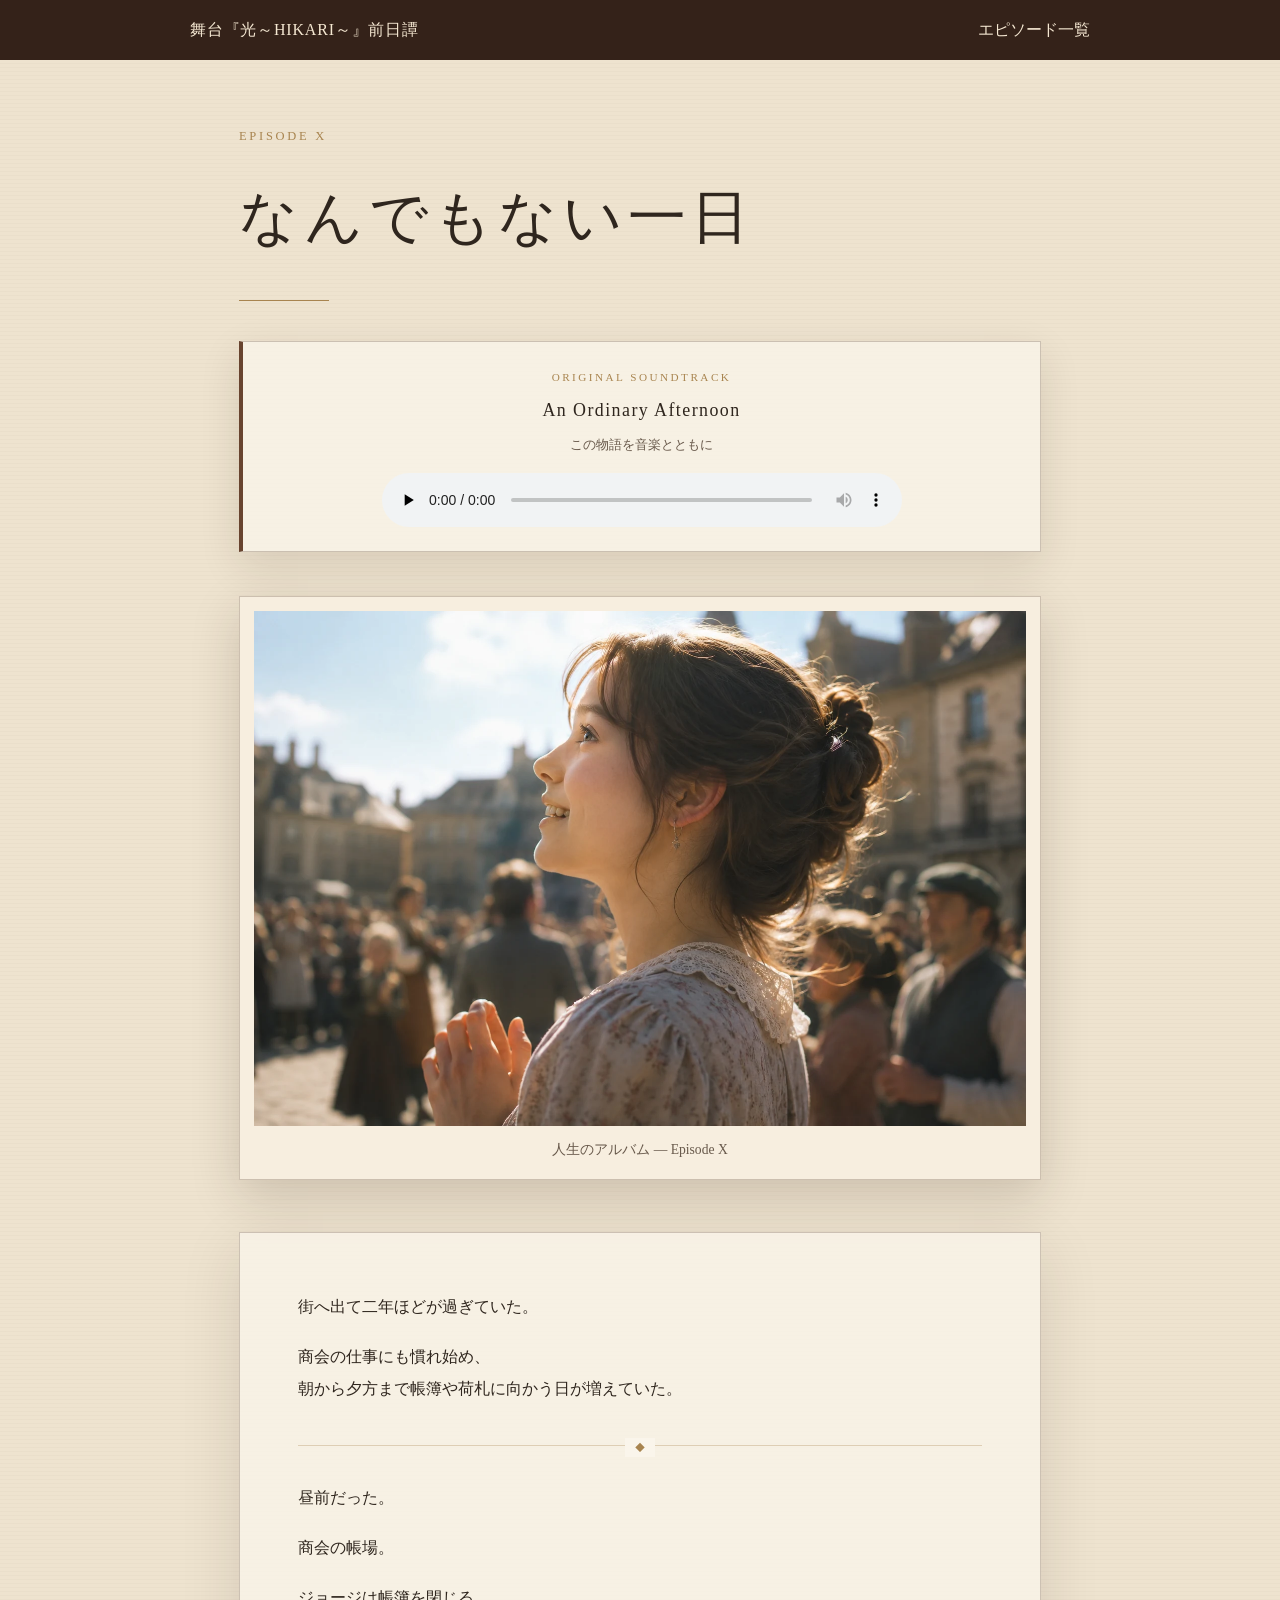
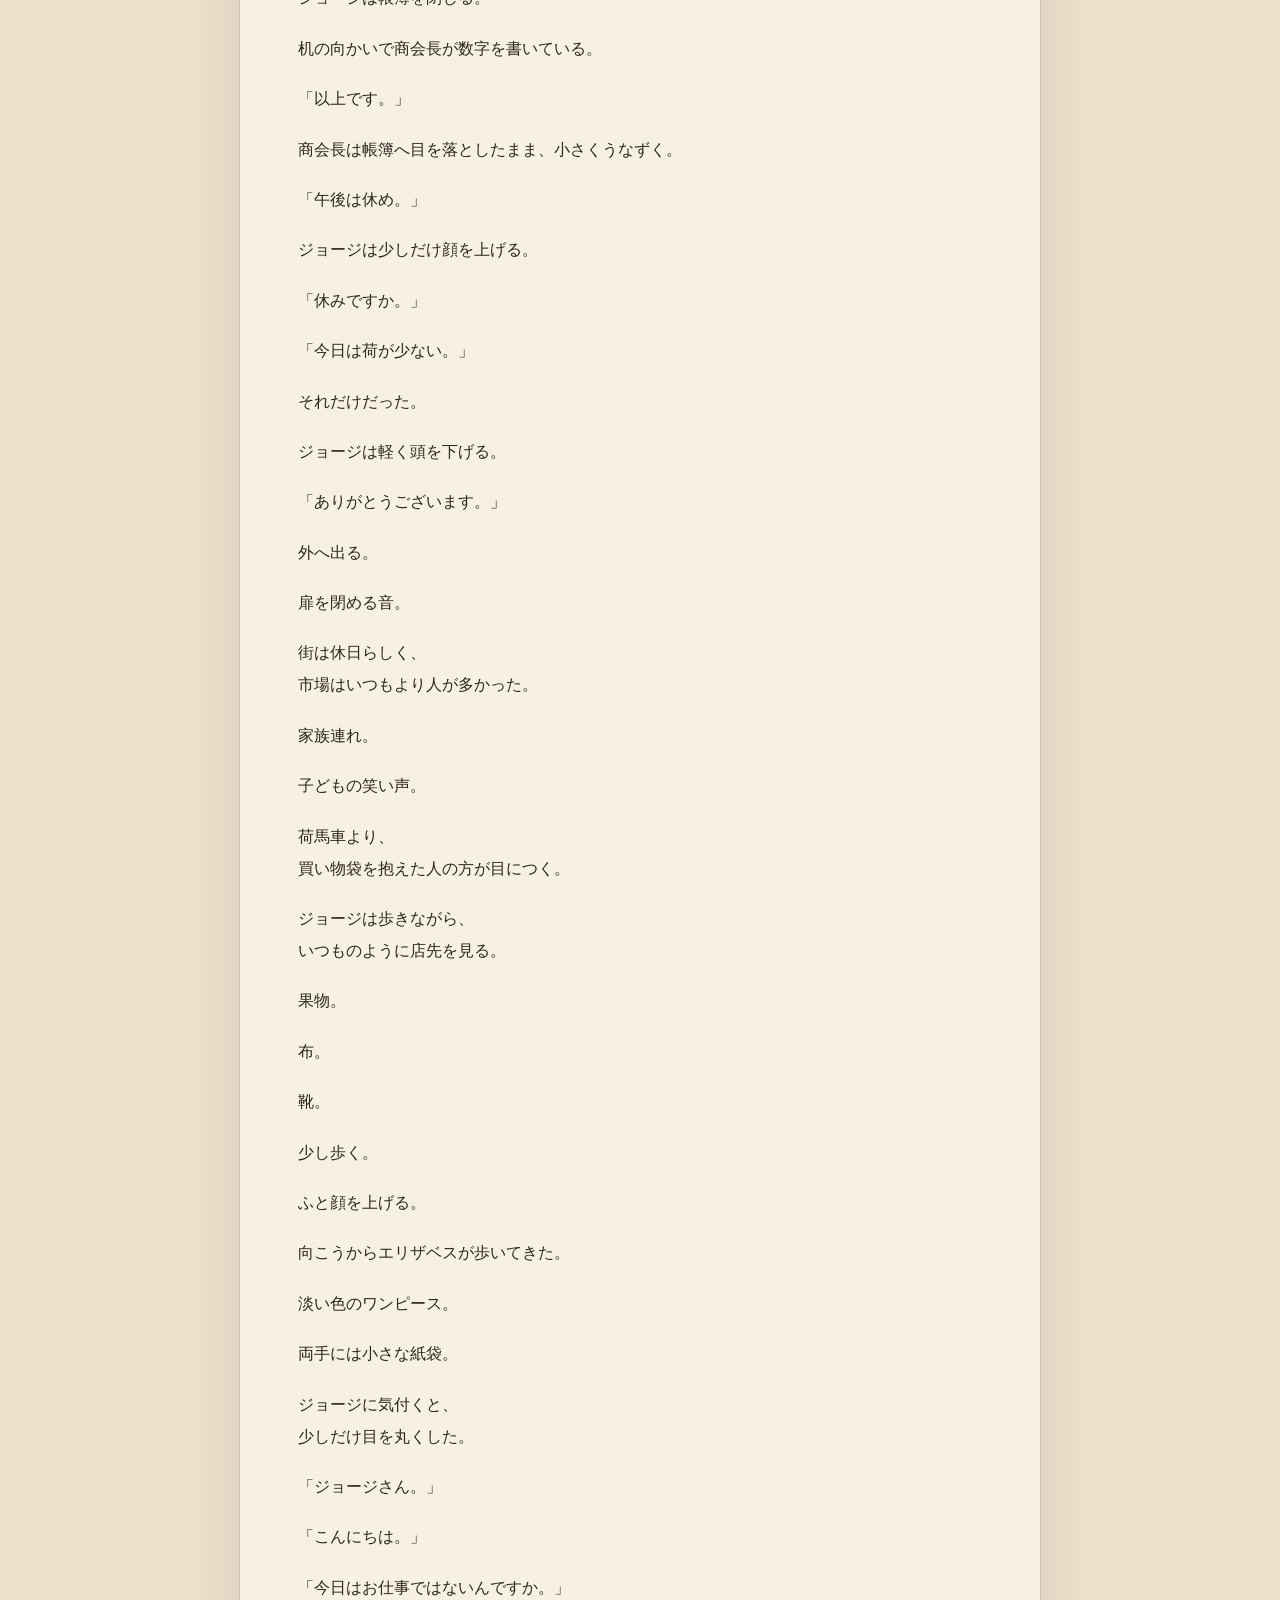
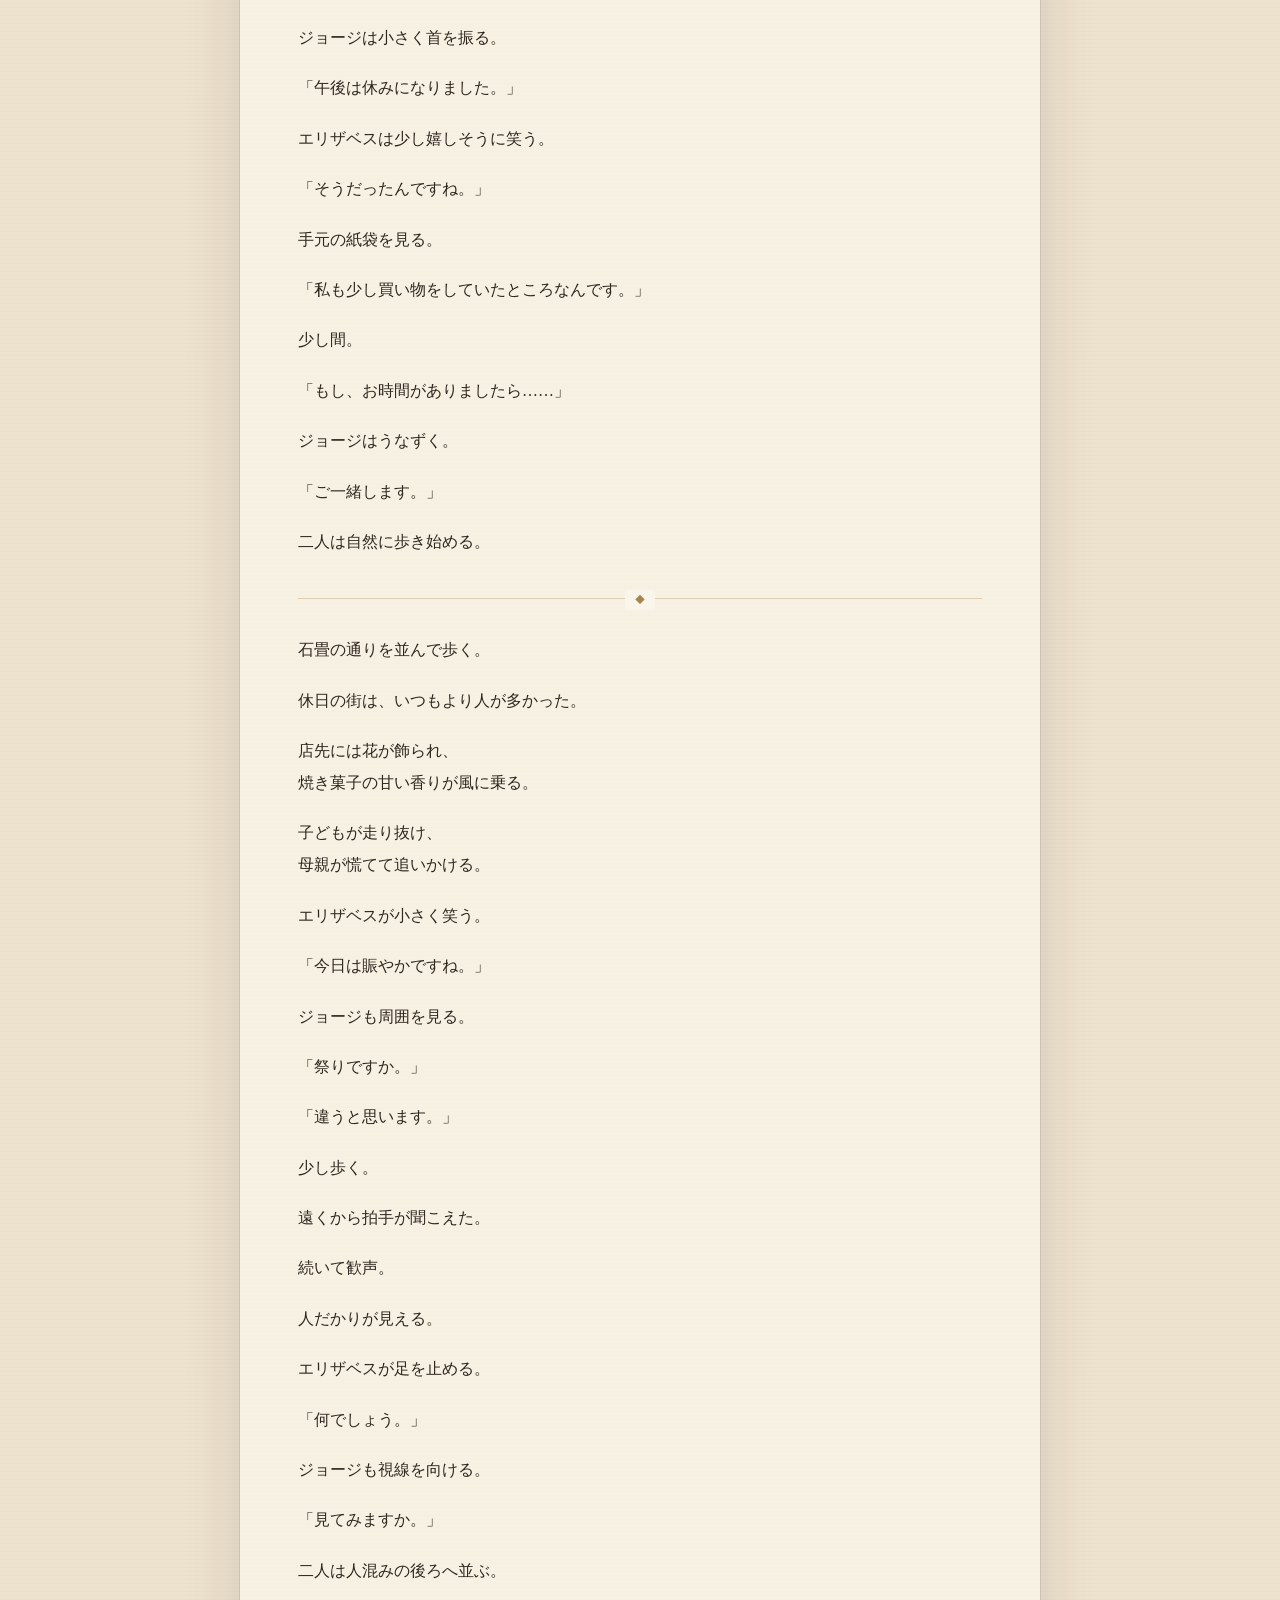
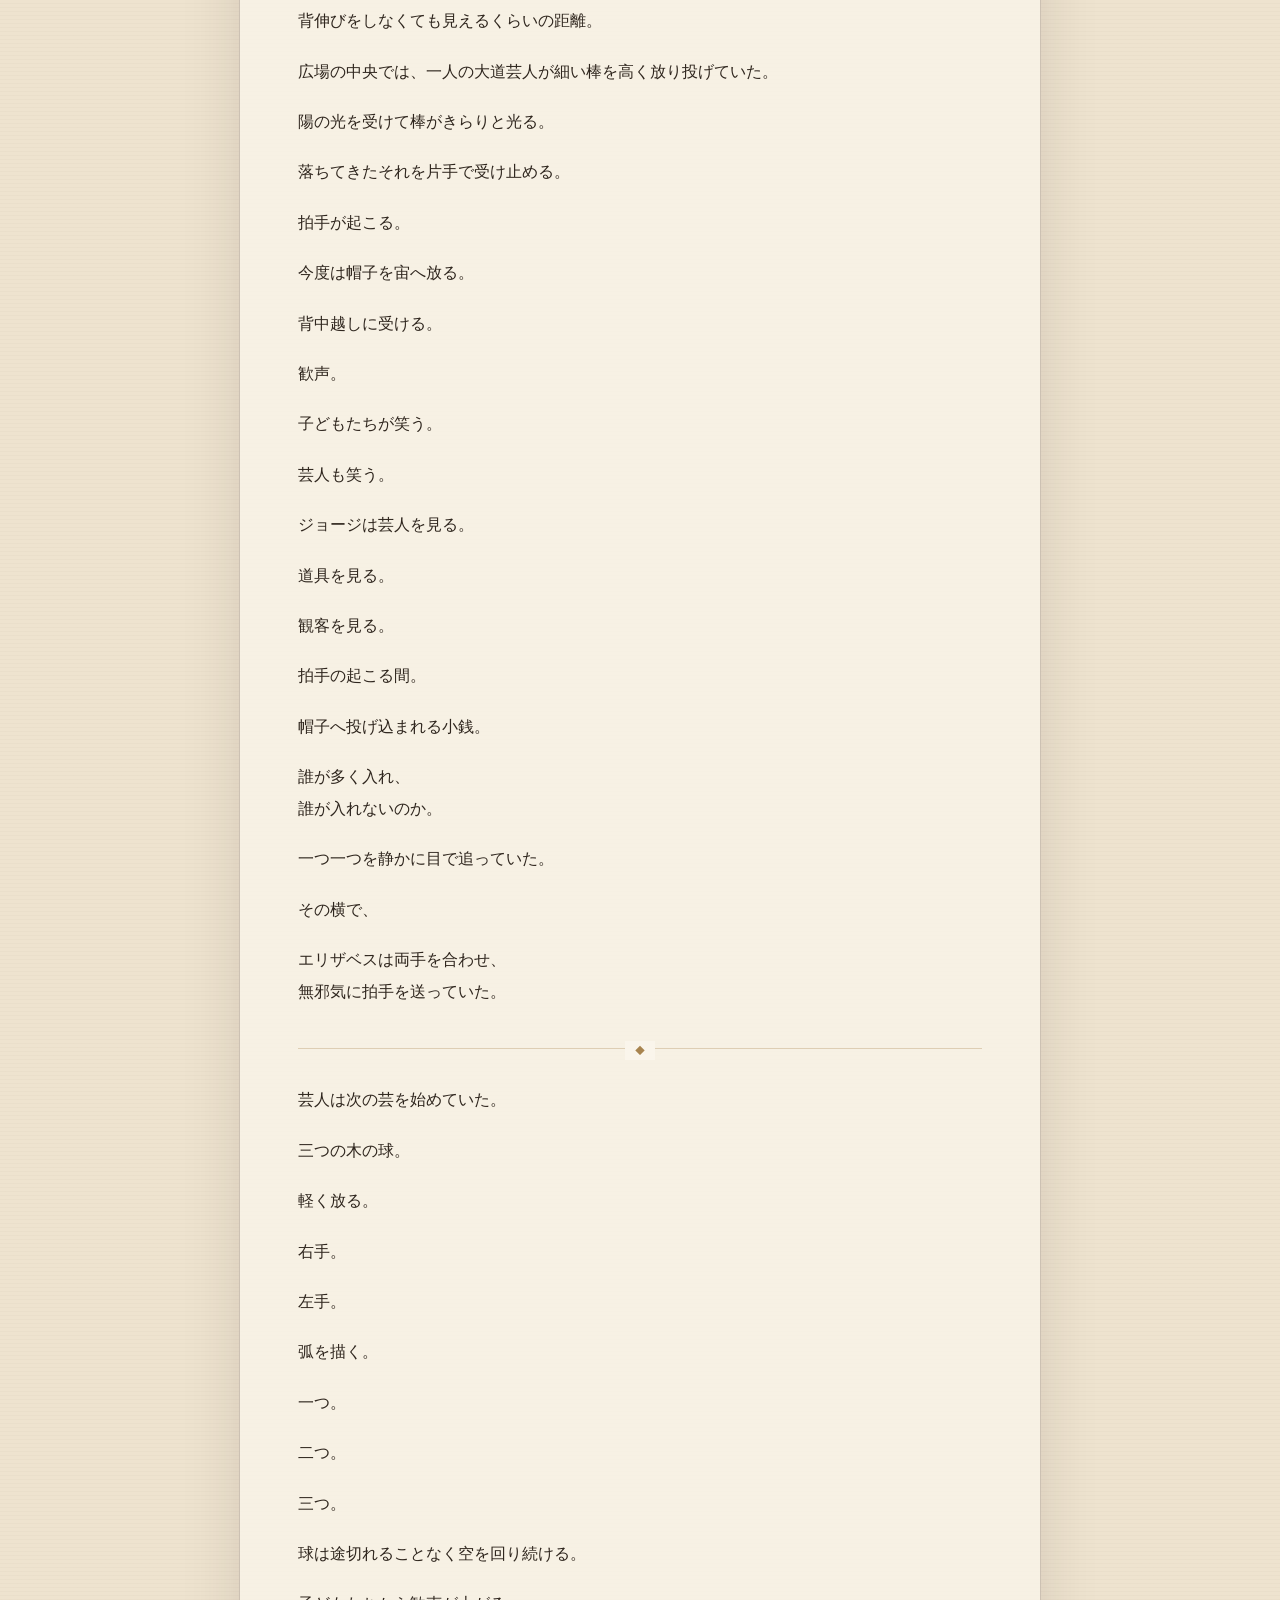
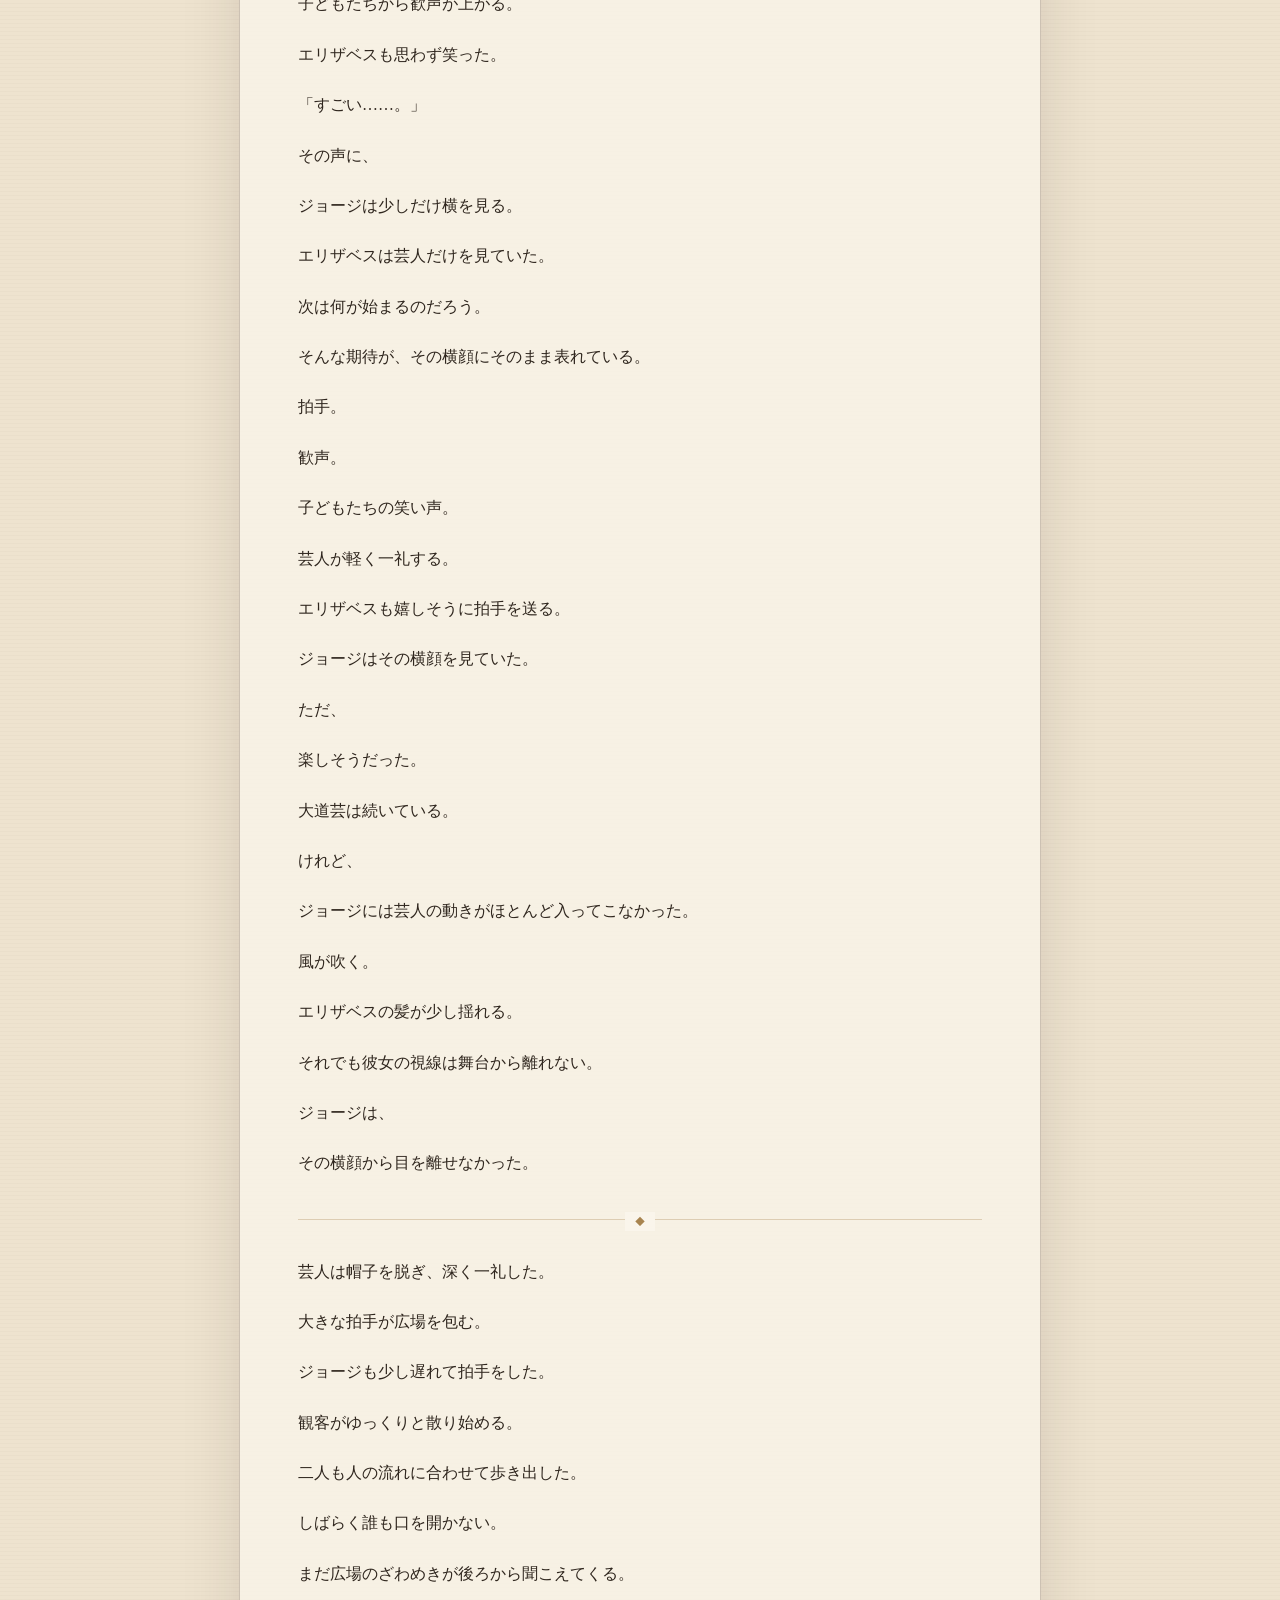
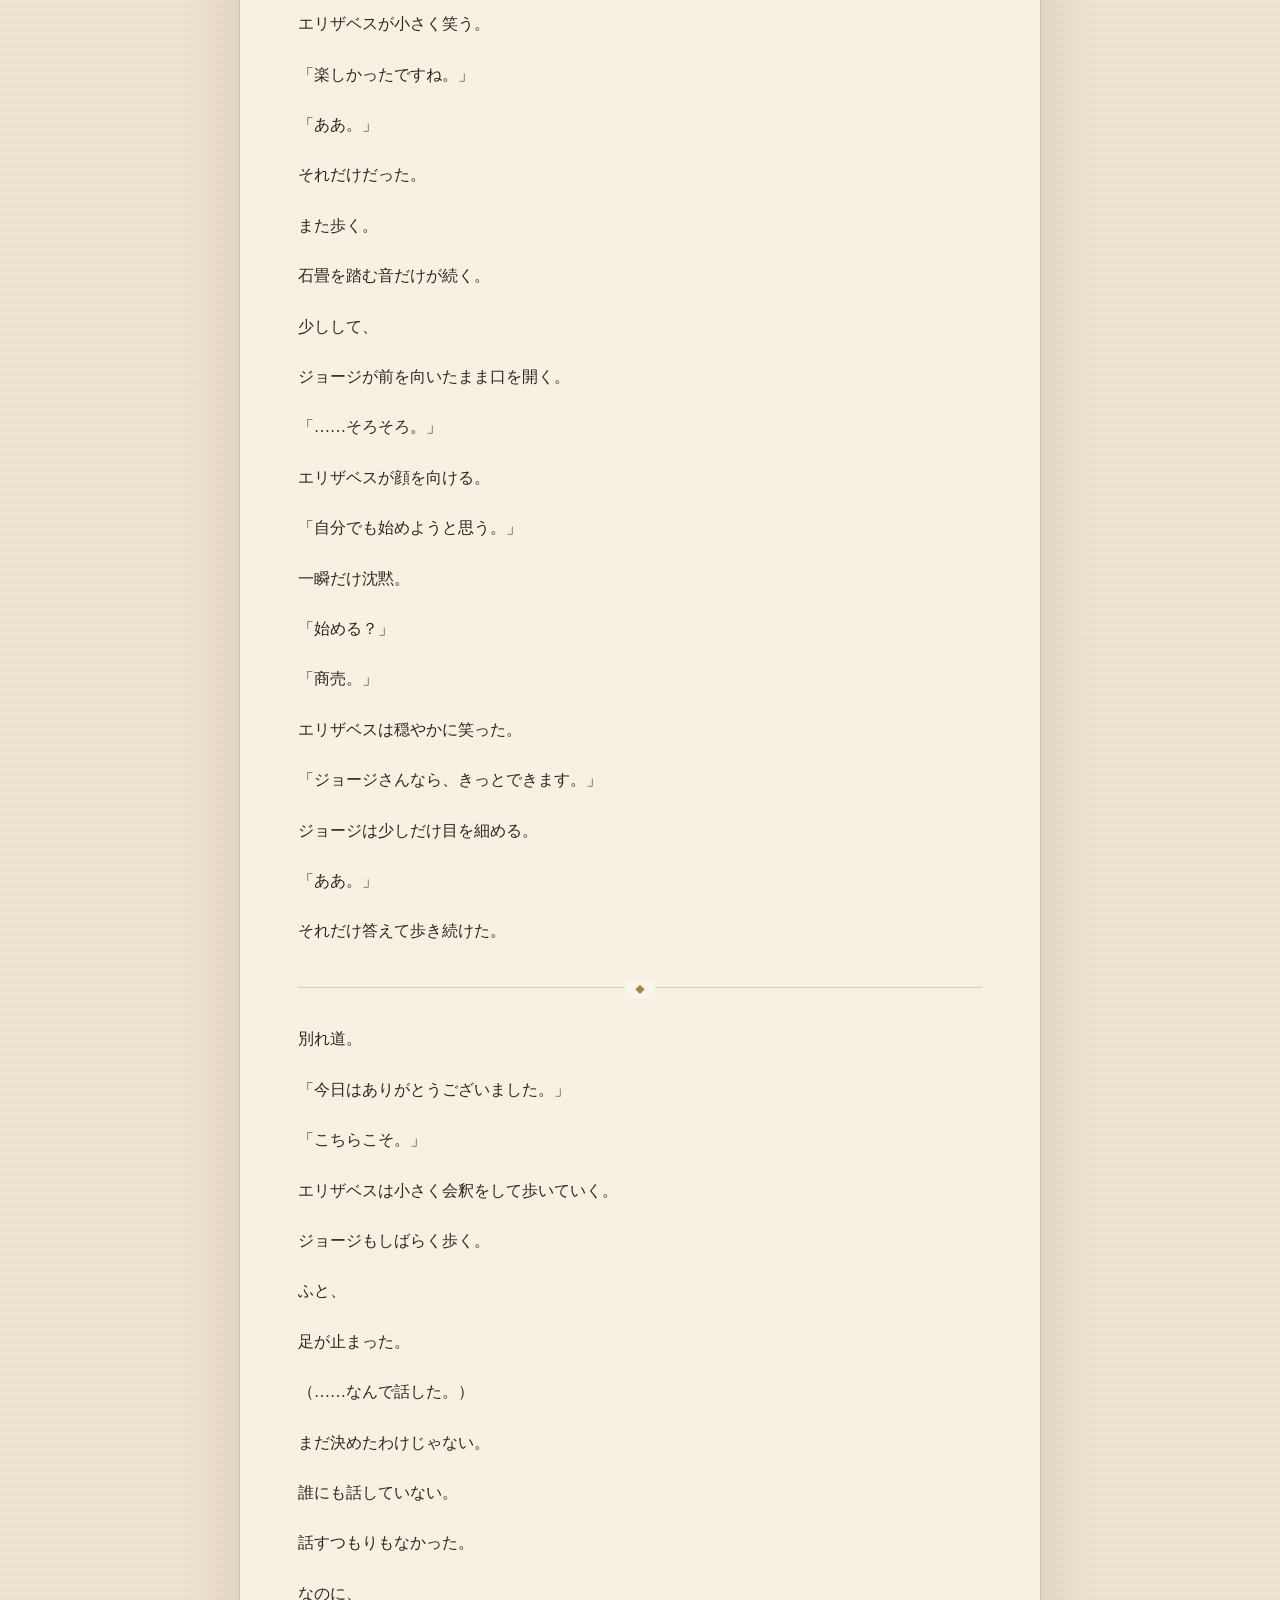
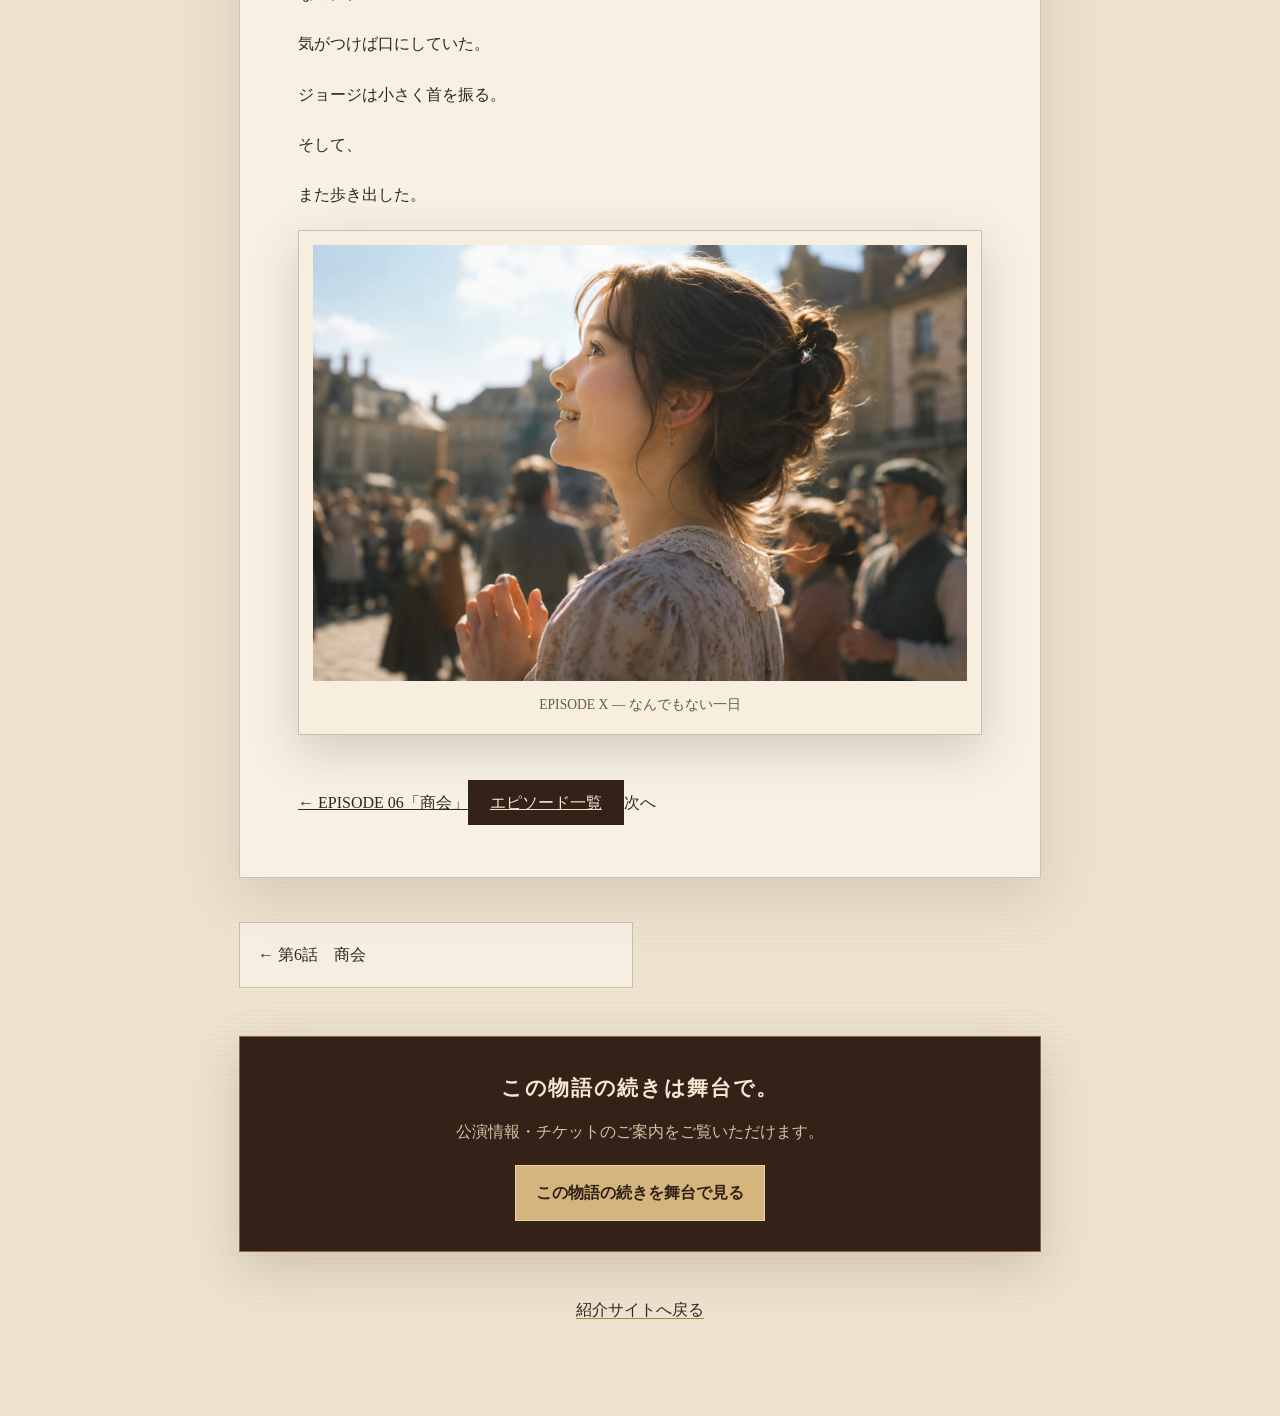
<file: episodes/episode-x.html>
<!doctype html><html lang="ja"><head>
<!-- Google tag (gtag.js) -->
<script async src="https://www.googletagmanager.com/gtag/js?id=G-8DNPQG0FT4"></script>
<script>
  window.dataLayer = window.dataLayer || [];
  function gtag(){dataLayer.push(arguments);}
  gtag('js', new Date());
  gtag('config', 'G-8DNPQG0FT4');
</script>
<!-- End Google tag --><meta charset="utf-8"><meta name="viewport" content="width=device-width,initial-scale=1"><title>EPISODE X なんでもない一日｜舞台『光～HIKARI～』前日譚</title><link rel="stylesheet" href="../assets/episode.css"><meta name="description" content="舞台『光～HIKARI～』前日譚 EPISODE X『なんでもない一日』。休日の街で偶然出会ったジョージとエリザベスが、大道芸を眺めながら過ごす一日。"><meta name="theme-color" content="#3e291e"><meta property="og:type" content="article"><meta property="og:site_name" content="舞台『光～HIKARI～』前日譚"><meta property="og:locale" content="ja_JP"><meta property="og:title" content="EPISODE X なんでもない一日｜舞台『光～HIKARI～』前日譚"><meta property="og:description" content="休日の街で偶然出会ったジョージとエリザベス。大道芸を眺めた帰り道、ジョージはまだ誰にも話していなかった未来を口にする。"><meta property="og:image" content="../assets/episode-x.webp"><meta name="twitter:card" content="summary_large_image"><link rel="icon" href="../assets/favicon.svg" type="image/svg+xml"></head><body><header class="top"><div class="top-inner"><a href="../index.html">舞台『光～HIKARI～』前日譚</a><a href="../index.html#episodes">エピソード一覧</a></div></header><main class="wrap"><div class="kicker">EPISODE X</div><h1 class="title">なんでもない一日</h1><div class="rule"></div><section class="episode-music" aria-label="このエピソードのBGM"><p class="music-label">ORIGINAL SOUNDTRACK</p><p class="music-title">An Ordinary Afternoon</p><p class="music-note">この物語を音楽とともに</p><audio controls preload="none"><source src="../assets/music/episode-x.mp3" type="audio/mpeg">お使いのブラウザでは音声を再生できません。</audio></section><figure class="album"><img src="../assets/episode-x.webp" alt="EPISODE X なんでもない一日のアルバム画像"><figcaption>人生のアルバム — Episode X</figcaption></figure><article class="story"><section class="scene">
<p class="story-line">街へ出て二年ほどが過ぎていた。</p>
<p class="story-line">商会の仕事にも慣れ始め、<br>朝から夕方まで帳簿や荷札に向かう日が増えていた。</p>
</section>
<section class="scene">
<p class="story-line">昼前だった。</p>
<p class="story-line">商会の帳場。</p>
<p class="story-line">ジョージは帳簿を閉じる。</p>
<p class="story-line">机の向かいで商会長が数字を書いている。</p>
<p class="story-line dialogue">「以上です。」</p>
<p class="story-line">商会長は帳簿へ目を落としたまま、小さくうなずく。</p>
<p class="story-line dialogue">「午後は休め。」</p>
<p class="story-line">ジョージは少しだけ顔を上げる。</p>
<p class="story-line dialogue">「休みですか。」</p>
<p class="story-line dialogue">「今日は荷が少ない。」</p>
<p class="story-line">それだけだった。</p>
<p class="story-line">ジョージは軽く頭を下げる。</p>
<p class="story-line dialogue">「ありがとうございます。」</p>
<p class="story-line">外へ出る。</p>
<p class="story-line">扉を閉める音。</p>
<p class="story-line">街は休日らしく、<br>市場はいつもより人が多かった。</p>
<p class="story-line">家族連れ。</p>
<p class="story-line">子どもの笑い声。</p>
<p class="story-line">荷馬車より、<br>買い物袋を抱えた人の方が目につく。</p>
<p class="story-line">ジョージは歩きながら、<br>いつものように店先を見る。</p>
<p class="story-line">果物。</p>
<p class="story-line">布。</p>
<p class="story-line">靴。</p>
<p class="story-line">少し歩く。</p>
<p class="story-line">ふと顔を上げる。</p>
<p class="story-line">向こうからエリザベスが歩いてきた。</p>
<p class="story-line">淡い色のワンピース。</p>
<p class="story-line">両手には小さな紙袋。</p>
<p class="story-line">ジョージに気付くと、<br>少しだけ目を丸くした。</p>
<p class="story-line dialogue">「ジョージさん。」</p>
<p class="story-line dialogue">「こんにちは。」</p>
<p class="story-line dialogue">「今日はお仕事ではないんですか。」</p>
<p class="story-line">ジョージは小さく首を振る。</p>
<p class="story-line dialogue">「午後は休みになりました。」</p>
<p class="story-line">エリザベスは少し嬉しそうに笑う。</p>
<p class="story-line dialogue">「そうだったんですね。」</p>
<p class="story-line">手元の紙袋を見る。</p>
<p class="story-line dialogue">「私も少し買い物をしていたところなんです。」</p>
<p class="story-line">少し間。</p>
<p class="story-line dialogue">「もし、お時間がありましたら……」</p>
<p class="story-line">ジョージはうなずく。</p>
<p class="story-line dialogue">「ご一緒します。」</p>
<p class="story-line">二人は自然に歩き始める。</p>
</section>
<section class="scene">
<p class="story-line">石畳の通りを並んで歩く。</p>
<p class="story-line">休日の街は、いつもより人が多かった。</p>
<p class="story-line">店先には花が飾られ、<br>焼き菓子の甘い香りが風に乗る。</p>
<p class="story-line">子どもが走り抜け、<br>母親が慌てて追いかける。</p>
<p class="story-line">エリザベスが小さく笑う。</p>
<p class="story-line dialogue">「今日は賑やかですね。」</p>
<p class="story-line">ジョージも周囲を見る。</p>
<p class="story-line dialogue">「祭りですか。」</p>
<p class="story-line dialogue">「違うと思います。」</p>
<p class="story-line">少し歩く。</p>
<p class="story-line">遠くから拍手が聞こえた。</p>
<p class="story-line">続いて歓声。</p>
<p class="story-line">人だかりが見える。</p>
<p class="story-line">エリザベスが足を止める。</p>
<p class="story-line dialogue">「何でしょう。」</p>
<p class="story-line">ジョージも視線を向ける。</p>
<p class="story-line dialogue">「見てみますか。」</p>
<p class="story-line">二人は人混みの後ろへ並ぶ。</p>
<p class="story-line">背伸びをしなくても見えるくらいの距離。</p>
<p class="story-line">広場の中央では、一人の大道芸人が細い棒を高く放り投げていた。</p>
<p class="story-line">陽の光を受けて棒がきらりと光る。</p>
<p class="story-line">落ちてきたそれを片手で受け止める。</p>
<p class="story-line">拍手が起こる。</p>
<p class="story-line">今度は帽子を宙へ放る。</p>
<p class="story-line">背中越しに受ける。</p>
<p class="story-line">歓声。</p>
<p class="story-line">子どもたちが笑う。</p>
<p class="story-line">芸人も笑う。</p>
<p class="story-line">ジョージは芸人を見る。</p>
<p class="story-line">道具を見る。</p>
<p class="story-line">観客を見る。</p>
<p class="story-line">拍手の起こる間。</p>
<p class="story-line">帽子へ投げ込まれる小銭。</p>
<p class="story-line">誰が多く入れ、<br>誰が入れないのか。</p>
<p class="story-line">一つ一つを静かに目で追っていた。</p>
<p class="story-line">その横で、</p>
<p class="story-line">エリザベスは両手を合わせ、<br>無邪気に拍手を送っていた。</p>
</section>
<section class="scene">
<p class="story-line">芸人は次の芸を始めていた。</p>
<p class="story-line">三つの木の球。</p>
<p class="story-line">軽く放る。</p>
<p class="story-line">右手。</p>
<p class="story-line">左手。</p>
<p class="story-line">弧を描く。</p>
<p class="story-line">一つ。</p>
<p class="story-line">二つ。</p>
<p class="story-line">三つ。</p>
<p class="story-line">球は途切れることなく空を回り続ける。</p>
<p class="story-line">子どもたちから歓声が上がる。</p>
<p class="story-line">エリザベスも思わず笑った。</p>
<p class="story-line dialogue">「すごい……。」</p>
<p class="story-line">その声に、</p>
<p class="story-line">ジョージは少しだけ横を見る。</p>
<p class="story-line">エリザベスは芸人だけを見ていた。</p>
<p class="story-line">次は何が始まるのだろう。</p>
<p class="story-line">そんな期待が、その横顔にそのまま表れている。</p>
<p class="story-line">拍手。</p>
<p class="story-line">歓声。</p>
<p class="story-line">子どもたちの笑い声。</p>
<p class="story-line">芸人が軽く一礼する。</p>
<p class="story-line">エリザベスも嬉しそうに拍手を送る。</p>
<p class="story-line">ジョージはその横顔を見ていた。</p>
<p class="story-line">ただ、</p>
<p class="story-line">楽しそうだった。</p>
<p class="story-line">大道芸は続いている。</p>
<p class="story-line">けれど、</p>
<p class="story-line">ジョージには芸人の動きがほとんど入ってこなかった。</p>
<p class="story-line">風が吹く。</p>
<p class="story-line">エリザベスの髪が少し揺れる。</p>
<p class="story-line">それでも彼女の視線は舞台から離れない。</p>
<p class="story-line">ジョージは、</p>
<p class="story-line">その横顔から目を離せなかった。</p>
</section>
<section class="scene">
<p class="story-line">芸人は帽子を脱ぎ、深く一礼した。</p>
<p class="story-line">大きな拍手が広場を包む。</p>
<p class="story-line">ジョージも少し遅れて拍手をした。</p>
<p class="story-line">観客がゆっくりと散り始める。</p>
<p class="story-line">二人も人の流れに合わせて歩き出した。</p>
<p class="story-line">しばらく誰も口を開かない。</p>
<p class="story-line">まだ広場のざわめきが後ろから聞こえてくる。</p>
<p class="story-line">エリザベスが小さく笑う。</p>
<p class="story-line dialogue">「楽しかったですね。」</p>
<p class="story-line dialogue">「ああ。」</p>
<p class="story-line">それだけだった。</p>
<p class="story-line">また歩く。</p>
<p class="story-line">石畳を踏む音だけが続く。</p>
<p class="story-line">少しして、</p>
<p class="story-line">ジョージが前を向いたまま口を開く。</p>
<p class="story-line dialogue">「……そろそろ。」</p>
<p class="story-line">エリザベスが顔を向ける。</p>
<p class="story-line dialogue">「自分でも始めようと思う。」</p>
<p class="story-line">一瞬だけ沈黙。</p>
<p class="story-line dialogue">「始める？」</p>
<p class="story-line dialogue">「商売。」</p>
<p class="story-line">エリザベスは穏やかに笑った。</p>
<p class="story-line dialogue">「ジョージさんなら、きっとできます。」</p>
<p class="story-line">ジョージは少しだけ目を細める。</p>
<p class="story-line dialogue">「ああ。」</p>
<p class="story-line">それだけ答えて歩き続けた。</p>
</section>
<section class="scene">
<p class="story-line">別れ道。</p>
<p class="story-line dialogue">「今日はありがとうございました。」</p>
<p class="story-line dialogue">「こちらこそ。」</p>
<p class="story-line">エリザベスは小さく会釈をして歩いていく。</p>
<p class="story-line">ジョージもしばらく歩く。</p>
<p class="story-line">ふと、</p>
<p class="story-line">足が止まった。</p>
<p class="story-line dialogue">（……なんで話した。）</p>
<p class="story-line">まだ決めたわけじゃない。</p>
<p class="story-line">誰にも話していない。</p>
<p class="story-line">話すつもりもなかった。</p>
<p class="story-line">なのに、</p>
<p class="story-line">気がつけば口にしていた。</p>
<p class="story-line">ジョージは小さく首を振る。</p>
<p class="story-line">そして、</p>
<p class="story-line">また歩き出した。</p>
</section>
    <figure class="album"><img src="../assets/episode-x.webp" alt="大道芸を見つめ、楽しそうに拍手するエリザベスの横顔" loading="lazy" decoding="async"><figcaption>EPISODE X — なんでもない一日</figcaption></figure>
    <nav class="nav" aria-label="エピソード移動"><a class="prev" href="episode-06.html">← EPISODE 06「商会」</a><a class="top" href="../index.html#episodes">エピソード一覧</a><span class="next">次へ</span></nav></article><nav class="pager"><a class="prev" href="episode-06.html">← 第6話　商会</a><span></span></nav><aside class="stage-cta"><strong>この物語の続きは舞台で。</strong><p>公演情報・チケットのご案内をご覧いただけます。</p><a href="https://hikari202608.hp.peraichi.com" target="_blank" rel="noopener noreferrer">この物語の続きを舞台で見る</a></aside><div class="back"><a href="../index.html">紹介サイトへ戻る</a></div></main><!-- GA4 custom events -->
<script>
  document.querySelectorAll('a[href="https://hikari202608.hp.peraichi.com"]').forEach((link, index) => {
    link.addEventListener('click', () => {
      gtag('event', 'stage_lp_click', {
        link_url: link.href,
        link_text: link.textContent.trim(),
        link_position: index === 0 ? 'primary' : 'secondary'
      });
    });
  });

  document.querySelectorAll('audio').forEach((audio) => {
    let sent = false;
    audio.addEventListener('play', () => {
      if (sent) return;
      sent = true;
      const source = audio.querySelector('source');
      gtag('event', 'bgm_play', {
        audio_file: source ? source.getAttribute('src') : '',
        page_title: document.title
      });
    });
  });
</script>
<!-- End GA4 custom events -->
</body></html>
</file>
<file: assets/episode.css>
:root{--ink:#2f261e;--soft:#68594b;--paper:#eee3cf;--light:#faf4e8;--leather:#68442f;--dark:#342219;--gold:#a8844f;--line:rgba(76,50,33,.25)}
*{box-sizing:border-box}body{margin:0;color:var(--ink);background:repeating-linear-gradient(0deg,rgba(70,45,25,.025) 0 1px,transparent 1px 4px),var(--paper);font-family:"Yu Mincho","Hiragino Mincho ProN",serif;line-height:2}a{color:inherit}.top{background:var(--dark);color:#f5e8d2;padding:14px 22px;position:sticky;top:0;z-index:5}.top-inner{max-width:900px;margin:auto;display:flex;justify-content:space-between;gap:20px}.top a{text-decoration:none}.wrap{max-width:850px;margin:0 auto;padding:64px 24px 90px}.kicker{color:var(--gold);letter-spacing:.22em;font-size:.78rem}.title{font-weight:500;letter-spacing:.1em;font-size:clamp(2rem,7vw,3.6rem);margin:.2em 0}.rule{height:1px;background:var(--gold);width:90px;margin:24px 0 40px}.album{margin:0 0 52px;padding:14px;background:#f7eedf;border:1px solid var(--line);box-shadow:0 16px 45px rgba(50,32,20,.18)}.album img{width:100%;height:auto;display:block}.album figcaption{text-align:center;color:var(--soft);font-size:.85rem;padding:10px 4px 2px}.missing{min-height:260px;display:grid;place-items:center;background:linear-gradient(135deg,#dcc8a9,#b59670);color:#5a4330;letter-spacing:.12em}.story{background:rgba(250,245,235,.78);border:1px solid var(--line);padding:clamp(28px,6vw,58px);box-shadow:0 18px 55px rgba(50,32,20,.13)}.story p{margin:0 0 1.15em}.divider{text-align:center;color:var(--gold);letter-spacing:.4em;margin:2.5em 0}.pager{display:grid;grid-template-columns:1fr 1fr;gap:14px;margin-top:44px}.pager a{display:block;text-decoration:none;border:1px solid var(--line);background:rgba(250,245,235,.65);padding:16px 18px}.pager .next{text-align:right}.back{text-align:center;margin-top:42px}.back a{text-decoration:none;border-bottom:1px solid var(--gold)}@media(max-width:600px){.pager{grid-template-columns:1fr}.pager .next{text-align:left}.wrap{padding-top:42px}}

img{max-width:100%}.stage-cta{margin:48px 0 0;padding:30px 24px;text-align:center;background:var(--dark);color:#f5e8d2;border:1px solid rgba(168,132,79,.7);box-shadow:0 16px 45px rgba(50,32,20,.16)}.stage-cta strong{display:block;font-size:1.3rem;letter-spacing:.08em}.stage-cta p{margin:.45em 0 1.1em;color:#d7c0a0}.stage-cta a{display:inline-block;padding:11px 20px;background:#d6b47d;color:#2f2118;text-decoration:none;font-weight:700;border:1px solid #ead2a8}.stage-cta a:hover{background:#ead0a0}.top a:first-child{letter-spacing:.05em}@media(max-width:600px){.top-inner{align-items:center}.top-inner a:first-child{font-size:.82rem}.stage-cta{padding:26px 18px}}

/* Episode soundtrack */
.episode-music{
  margin:0 0 44px;
  padding:24px;
  text-align:center;
  background:rgba(250,245,235,.78);
  border:1px solid var(--line);
  border-left:4px solid var(--leather);
  box-shadow:0 14px 38px rgba(50,32,20,.12)
}
.music-label{
  margin:0;
  color:var(--gold);
  font-size:.7rem;
  letter-spacing:.22em;
  text-transform:uppercase
}
.music-title{
  margin:5px 0 0;
  color:var(--ink);
  font-size:1.12rem;
  letter-spacing:.08em
}
.music-note{
  margin:3px 0 15px;
  color:var(--soft);
  font-size:.82rem
}
.episode-music audio{
  display:block;
  width:100%;
  max-width:520px;
  margin:0 auto
}

/* Shared story markup used by EPISODE X */
.scene+.scene{
  margin-top:2.5em;
  padding-top:2.2em;
  border-top:1px solid rgba(168,132,79,.32);
  position:relative
}
.scene+.scene:before{
  content:"◆";
  position:absolute;
  top:-.9em;
  left:50%;
  transform:translateX(-50%);
  padding:0 10px;
  background:rgba(250,245,235,1);
  color:var(--gold);
  font-size:.6rem
}
.story-line{margin:0 0 1.15em}
.dialogue{margin-left:.5em}

@media(max-width:600px){
  .episode-music{padding:20px 16px;margin-bottom:36px}
  .music-title{font-size:1rem}
}
</file>
